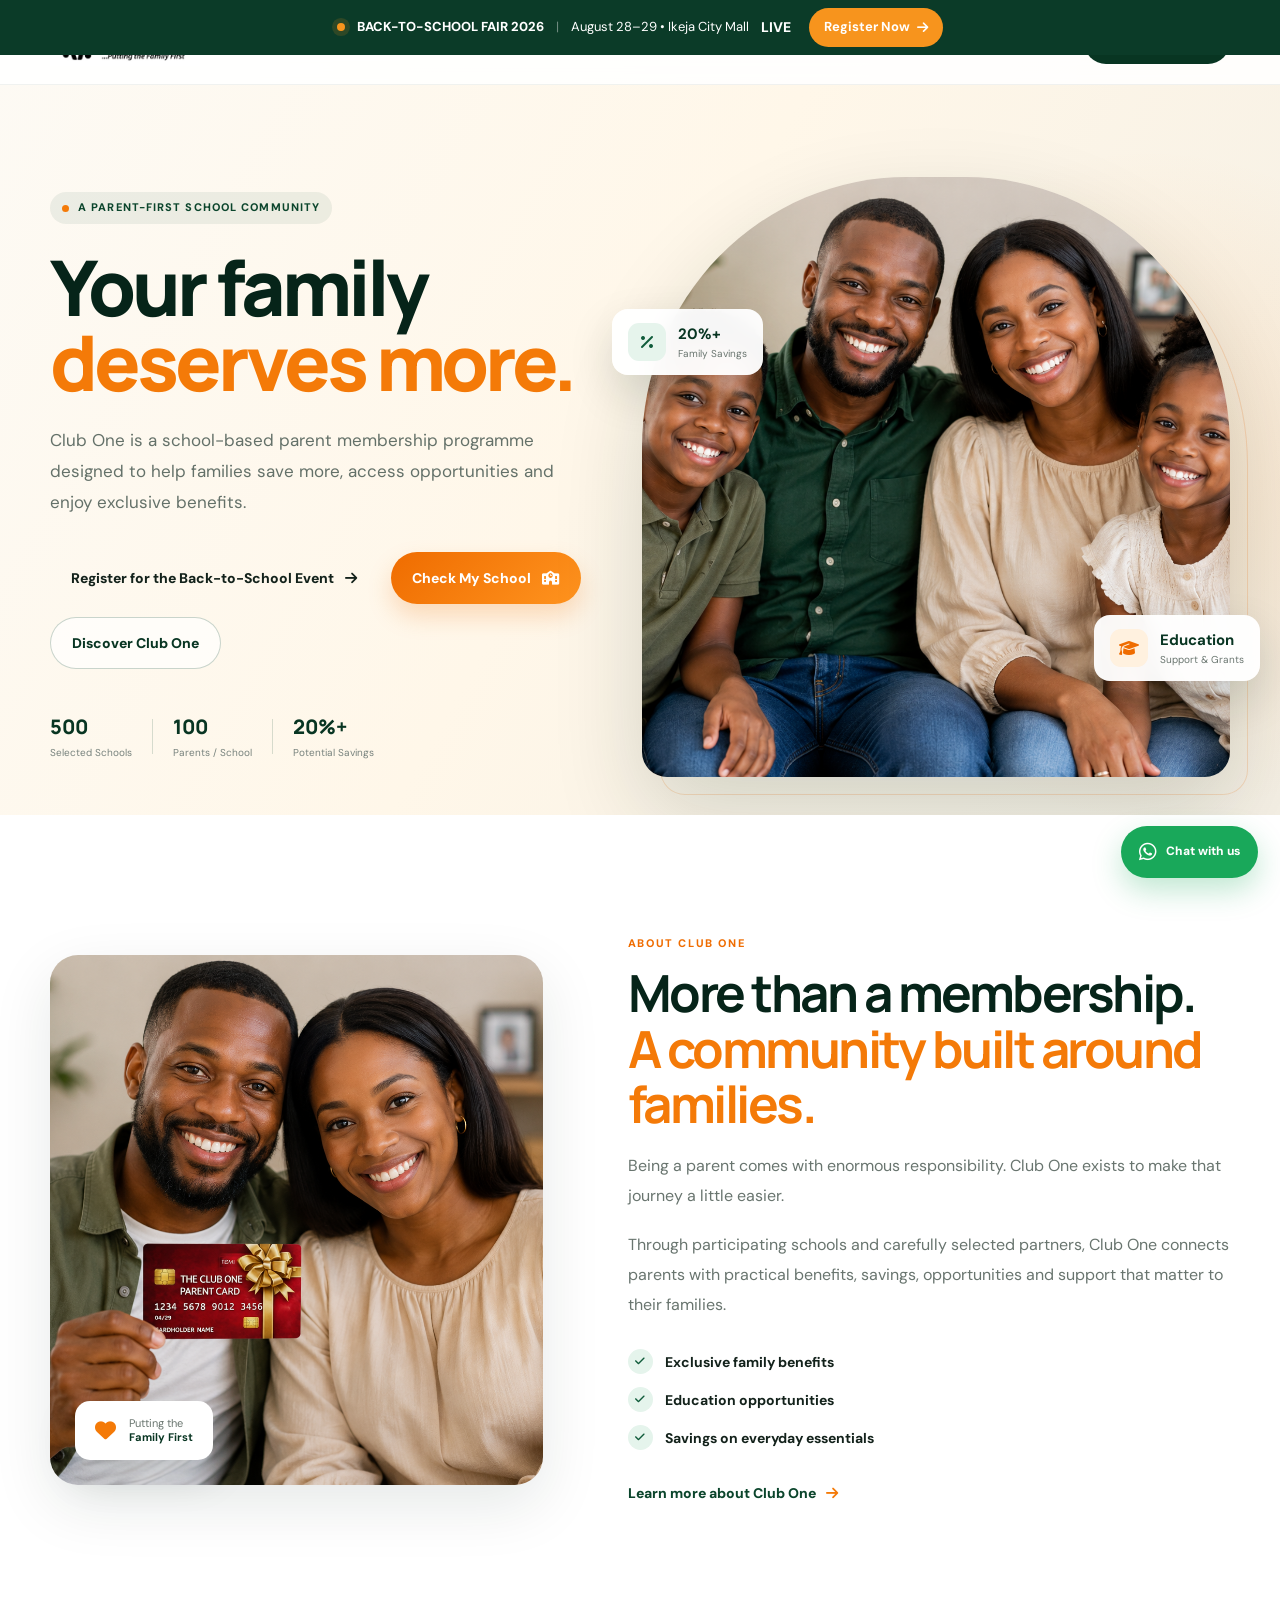
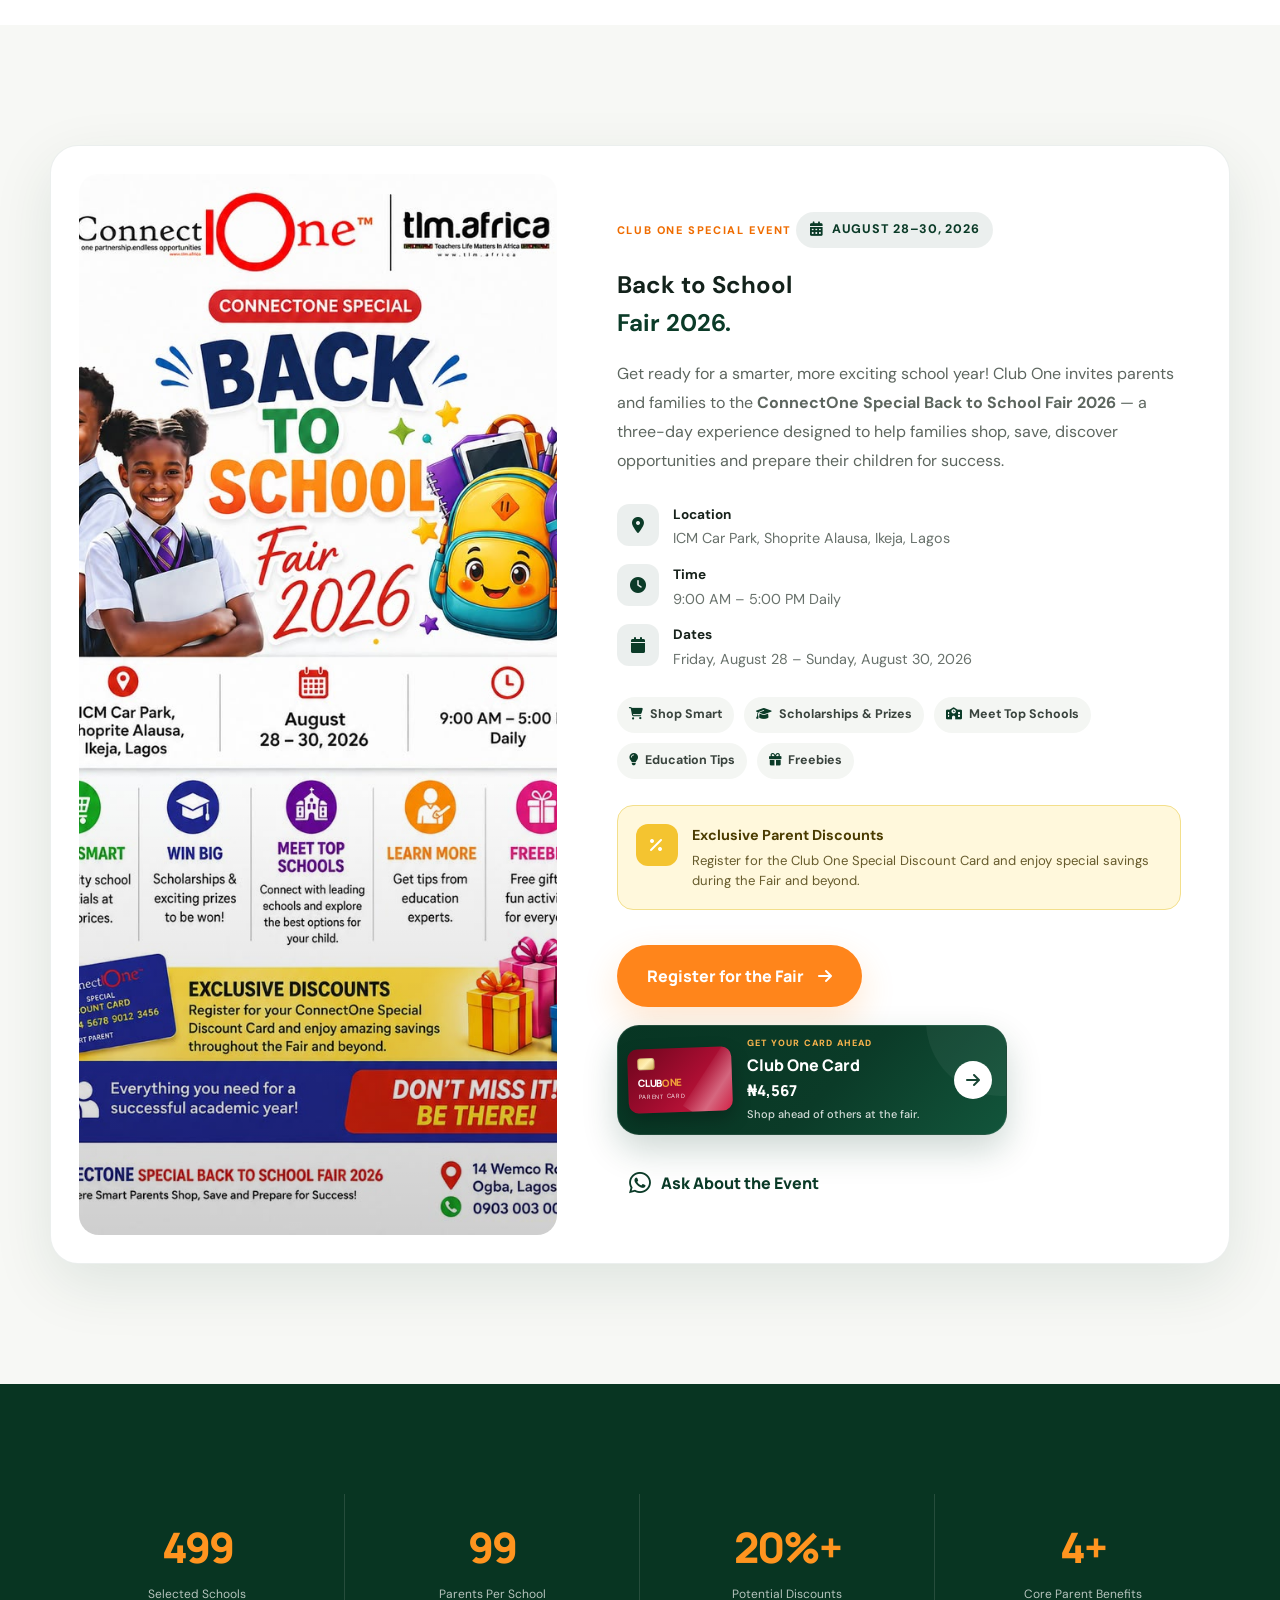
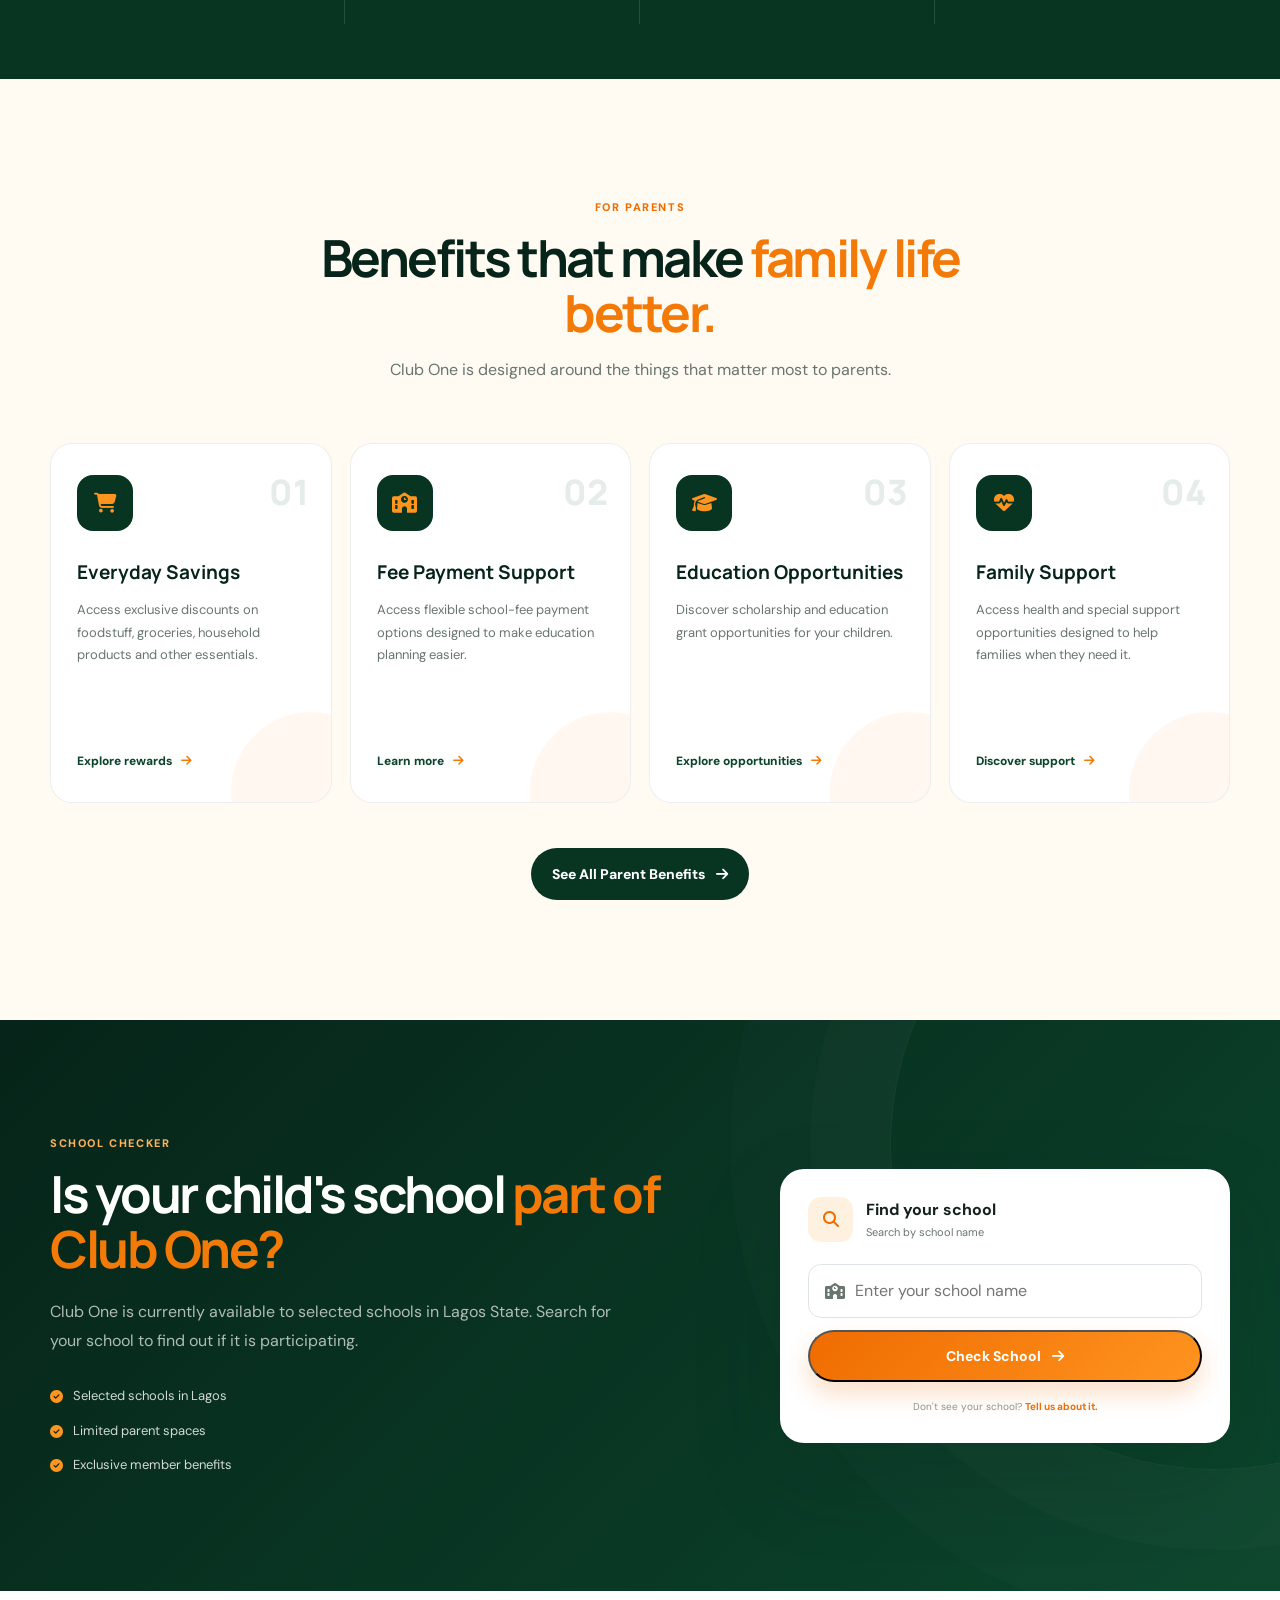
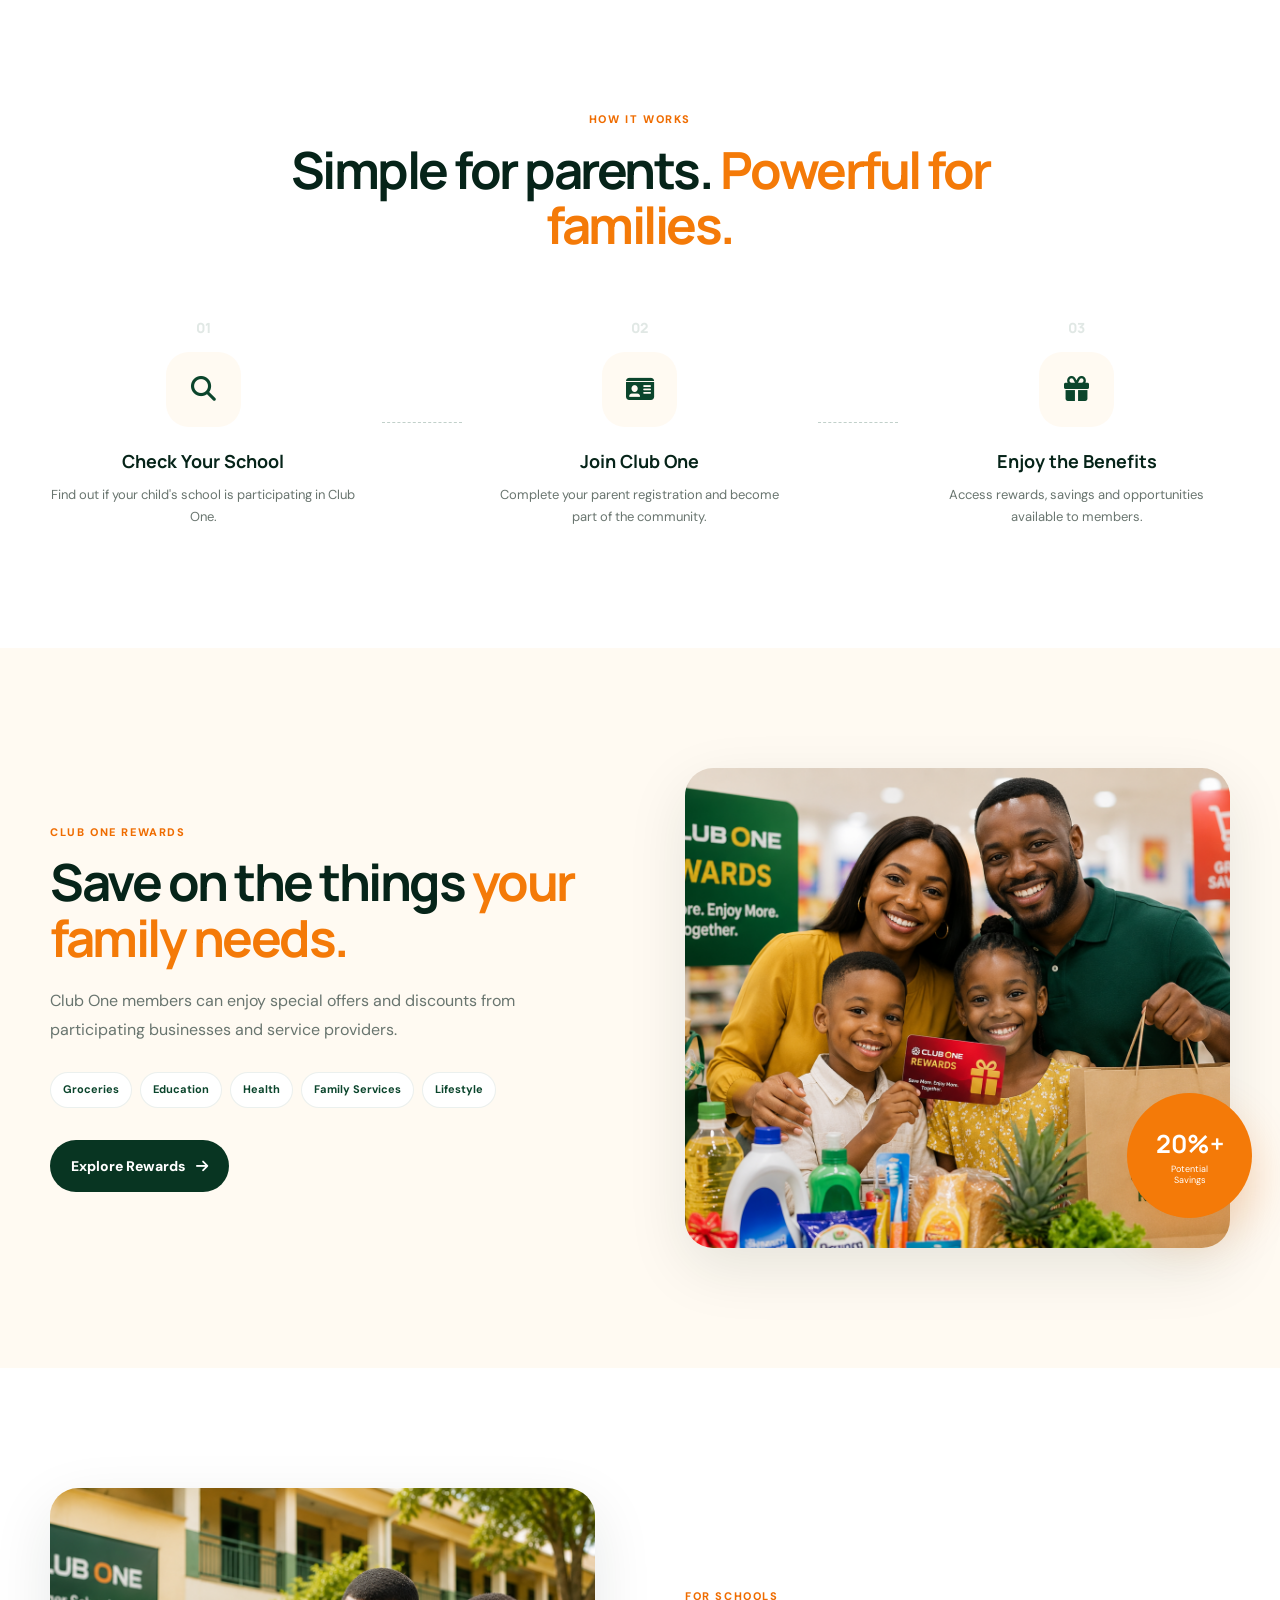
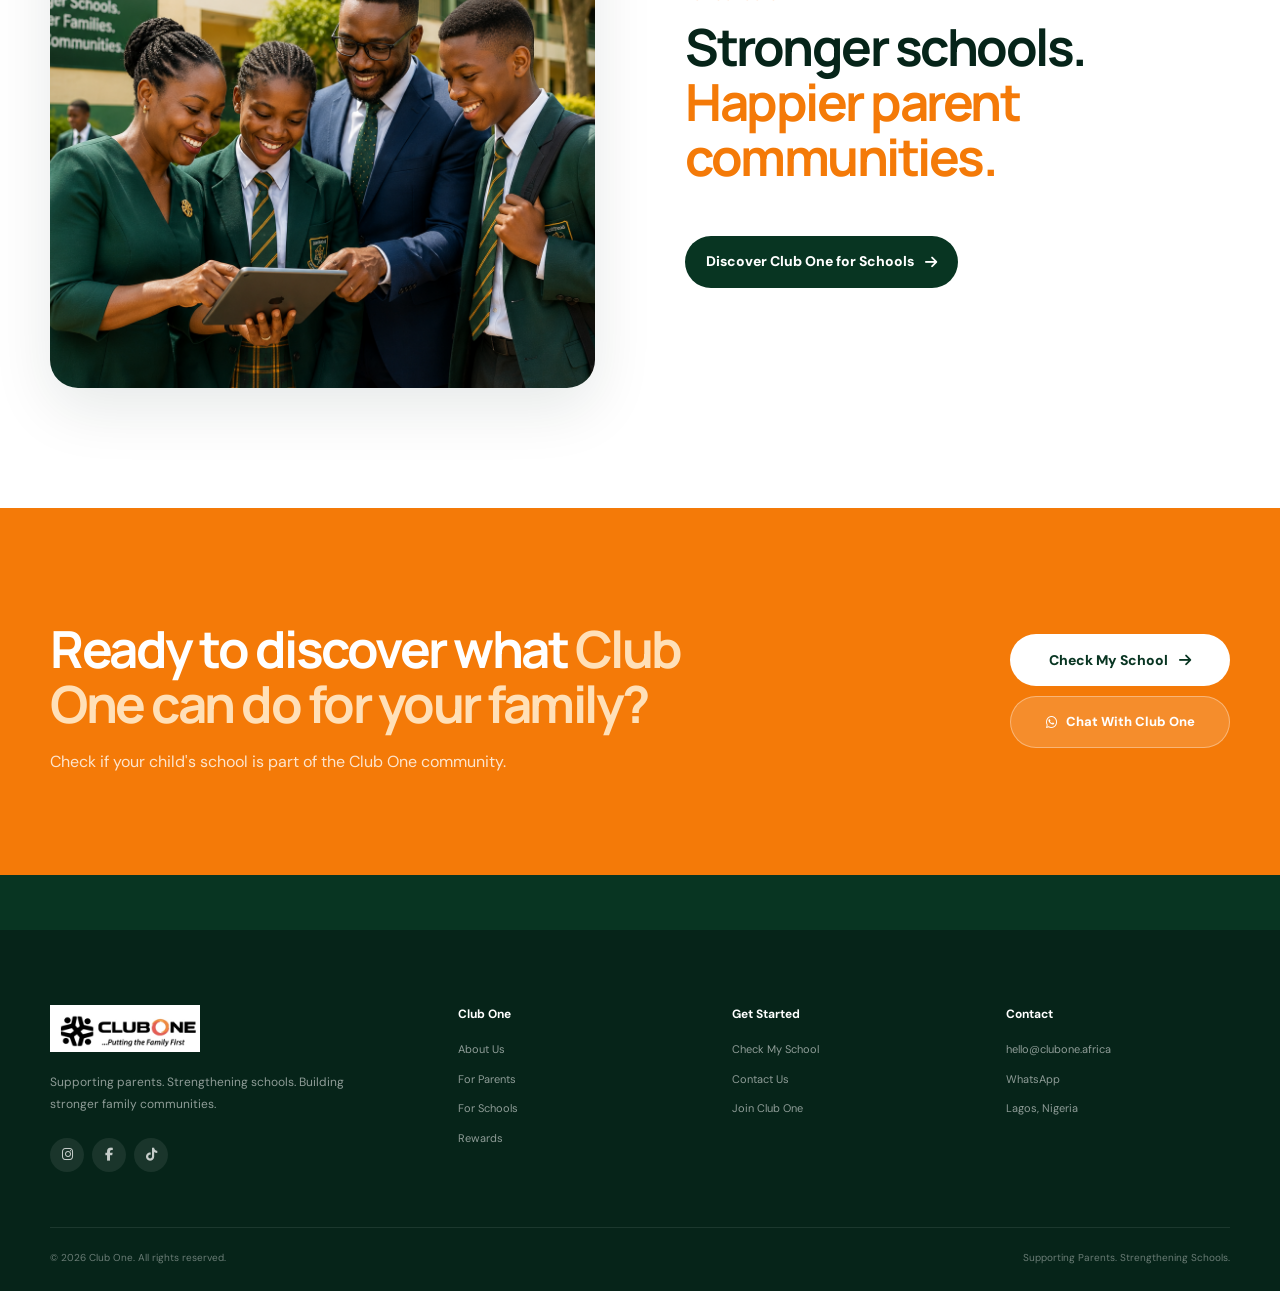
<file: index.html>
<!DOCTYPE html
<html lang="en">
<head>

    <meta charset="UTF-8">

    <meta name="viewport"
          content="width=device-width, initial-scale=1.0">

    <meta name="theme-color"
          content="#0b3b28">

    <title>
        Club One | Supporting Parents. Strengthening Schools.
    </title>

    <meta
        name="description"
        content="Club One is a school-based parent membership and rewards programme designed to help families save more, access opportunities and enjoy exclusive benefits."
    >

    <meta
        name="keywords"
        content="Club One, ClubOne Africa, parents Nigeria, Lagos parents, school benefits, school rewards, scholarships Nigeria, school fee support"
    >

    <meta name="author"
          content="Club One">

    <meta property="og:title"
          content="Club One | Your Family Deserves More">

    <meta property="og:description"
          content="A school-based parent membership programme designed to support families while strengthening schools.">

    <meta property="og:type"
          content="website">

    <meta property="og:url"
          content="https://clubone.africa/home">

    <meta property="og:image"
          content="https://clubone.africa/assets/hero-family.png">

    <link rel="icon"
          href="favicon.svg">

    <link rel="preconnect"
          href="https://fonts.googleapis.com">

    <link rel="preconnect"
          href="https://fonts.gstatic.com"
          crossorigin>

    <link
        href="https://fonts.googleapis.com/css2?family=DM+Sans:wght@400;500;600;700&family=Manrope:wght@400;500;600;700;800&display=swap"
        rel="stylesheet"
    >

    <link
        rel="stylesheet"
        href="https://cdnjs.cloudflare.com/ajax/libs/font-awesome/6.5.2/css/all.min.css"
    >

    <link rel="stylesheet"
          href="style.css">

</head>

<body>


<!-- =====================================================
HEADER
===================================================== -->
              
<header class="site-header" id="siteHeader"><div class="container nav-container">

    <!-- Logo -->
    <a href="/home" class="brand">
        <img
            src="/assets/clubone-logo.jpg"
            alt="ClubOne — Together we achieve more!"
            class="site-logo"
        >
    </a>

    <!-- Desktop Navigation -->
    <nav class="desktop-nav" aria-label="Main Navigation">

        <a href="/home">Home</a>

        <a href="/about">About</a>

        <a href="/parents">For Parents</a>

        <a href="/schools">For Schools</a>

        <a href="/rewards">Rewards</a>

        <a href="/contact">Contact</a>

    </nav>

    <!-- Navigation Actions -->
    <div class="nav-actions">

        <a href="/school-checker" class="nav-cta">
            Check My School
        </a>

        <button
            class="menu-toggle"
            id="menuToggle"
            aria-label="Open navigation menu"
            aria-expanded="false"
            type="button">

            <span></span>
            <span></span>
            <span></span>

        </button>

    </div>

</div>

<!-- Mobile Navigation -->
<div class="mobile-nav" id="mobileNav">

    <a href="/home">Home</a>

    <a href="/about">About</a>

    <a href="/parents">For Parents</a>

    <a href="/schools">For Schools</a>

    <a href="/rewards">Rewards</a>

    <a href="/contact">Contact</a>

    <a href="/school-checker" class="mobile-nav-cta">
        Check My School
    </a>

</div>

</header>



<main>
<!-- =====================================================
     TEMPORARY EVENT ANNOUNCEMENT
===================================================== -->

<div class="event-announcement" id="eventAnnouncement">

    <div class="event-announcement-inner">

        <span class="event-live-dot"></span>

        <strong>
            BACK-TO-SCHOOL FAIR 2026
        </strong>

        <span class="announcement-divider">
            |
        </span>

        <span>
            August 28–29 • Ikeja City Mall
        </span>

        <div class="announcement-countdown"
             id="eventCountdown">

            <span>
                <strong id="countdownDays">00</strong>
                <small>DAYS</small>
            </span>

            <span>
                <strong id="countdownHours">00</strong>
                <small>HRS</small>
            </span>

            <span>
                <strong id="countdownMinutes">00</strong>
                <small>MIN</small>
            </span>

            <span>
                <strong id="countdownSeconds">00</strong>
                <small>SEC</small>
            </span>

        </div>

        <a href="/event-registration"
           class="announcement-button">

            Register Now

            <i class="fa-solid fa-arrow-right"></i>

        </a>

    </div>

</div>

<!-- =====================================================
HERO
===================================================== -->

<section class="hero"
         id="home">

    <div class="hero-background"></div>


    <div class="container hero-grid">


        <div class="hero-content reveal">

            <div class="eyebrow">

                <span class="eyebrow-dot"></span>

                A PARENT-FIRST SCHOOL COMMUNITY

            </div>


            <h1>

                Your family
                <span>deserves more.</span>

            </h1>


            <p class="hero-description">

                Club One is a school-based parent membership
                programme designed to help families save more,
                access opportunities and enjoy exclusive benefits.

            </p>


            <div class="hero-buttons">

    <a href="/event-registration"
       class="btn btn-event">

        Register for the Back-to-School Event

        <i class="fa-solid fa-arrow-right"></i>

    </a>


    <a href="/school-checker"
       class="btn btn-primary">

        Check My School

        <i class="fa-solid fa-school"></i>

    </a>


    <a href="/about"
       class="btn btn-outline">

        Discover Club One

    </a>

</div>


            <div class="hero-trust">

                <div class="trust-item">

                    <strong>500</strong>

                    <span>
                        Selected Schools
                    </span>

                </div>


                <div class="trust-divider"></div>


                <div class="trust-item">

                    <strong>100</strong>

                    <span>
                        Parents / School
                    </span>

                </div>


                <div class="trust-divider"></div>


                <div class="trust-item">

                    <strong>20%+</strong>

                    <span>
                        Potential Savings
                    </span>

                </div>

            </div>

        </div>



        <div class="hero-visual reveal reveal-delay">

            <div class="hero-image-wrapper">

                <img
                    src="assets/hero-family.png"
                    alt="Happy Nigerian family representing Club One"
                    class="hero-image"
                >


                <div class="floating-card card-one">

                    <div class="floating-icon">

                        <i class="fa-solid fa-percent"></i>

                    </div>

                    <div>

                        <strong>
                            20%+
                        </strong>

                        <span>
                            Family Savings
                        </span>

                    </div>

                </div>


                <div class="floating-card card-two">

                    <div class="floating-icon orange">

                        <i class="fa-solid fa-graduation-cap"></i>

                    </div>

                    <div>

                        <strong>
                            Education
                        </strong>

                        <span>
                            Support & Grants
                        </span>

                    </div>

                </div>

            </div>

        </div>

    </div>

</section>



<!-- =====================================================
ABOUT PREVIEW
===================================================== -->

<section class="about section">

    <div class="container">

        <div class="section-grid">

            <div class="section-image reveal">

                <img
                    src="assets/parents.png"
                    alt="Club One parents and children"
                >

                <div class="image-badge">

                    <i class="fa-solid fa-heart"></i>

                    <span>

                        Putting the<br>

                        <strong>
                            Family First
                        </strong>

                    </span>

                </div>

            </div>



            <div class="section-content reveal">

                <div class="section-label">
                    ABOUT CLUB ONE
                </div>


                <h2>

                    More than a membership.

                    <span>
                        A community built around families.
                    </span>

                </h2>


                <p>

                    Being a parent comes with enormous
                    responsibility. Club One exists to make
                    that journey a little easier.

                </p>


                <p>

                    Through participating schools and carefully
                    selected partners, Club One connects parents
                    with practical benefits, savings, opportunities
                    and support that matter to their families.

                </p>


                <div class="check-list">

                    <div class="check-item">

                        <span class="check-icon">
                            <i class="fa-solid fa-check"></i>
                        </span>

                        Exclusive family benefits

                    </div>


                    <div class="check-item">

                        <span class="check-icon">
                            <i class="fa-solid fa-check"></i>
                        </span>

                        Education opportunities

                    </div>


                    <div class="check-item">

                        <span class="check-icon">
                            <i class="fa-solid fa-check"></i>
                        </span>

                        Savings on everyday essentials

                    </div>

                </div>


                <a href="/about"
                   class="text-link">

                    Learn more about Club One

                    <i class="fa-solid fa-arrow-right"></i>

                </a>

            </div>

        </div>

    </div>

</section>

</section>


<!-- =====================================================
CLUB ONE EVENT — BACK TO SCHOOL FAIR 2026
===================================================== -->

<section class="event-feature section">

    <div class="container">

        <div class="event-card reveal">

            <!-- EVENT IMAGE -->

            <div class="event-image">

                <img
                    src="assets/back-to-school-fair-2026.jpg"
                    alt="ConnectOne Special Back to School Fair 2026"
                >

            </div>



            <!-- EVENT CONTENT -->

            <div class="event-content">

                <div class="section-label">
                    CLUB ONE SPECIAL EVENT
                </div>


                <div class="event-badge">

                    <i class="fa-solid fa-calendar-days"></i>

                    AUGUST 28–30, 2026

                </div>


                <h2>

                    Back to School

                    <span>
                        Fair 2026.
                    </span>

                </h2>


                <p class="event-intro">

                    Get ready for a smarter, more exciting
                    school year! Club One invites parents and
                    families to the <strong>ConnectOne Special
                    Back to School Fair 2026</strong> — a three-day
                    experience designed to help families shop,
                    save, discover opportunities and prepare
                    their children for success.

                </p>



                <!-- EVENT DETAILS -->

                <div class="event-details">

                    <div class="event-detail">

                        <div class="event-detail-icon">

                            <i class="fa-solid fa-location-dot"></i>

                        </div>

                        <div>

                            <strong>
                                Location
                            </strong>

                            <span>
                                ICM Car Park, Shoprite Alausa,
                                Ikeja, Lagos
                            </span>

                        </div>

                    </div>



                    <div class="event-detail">

                        <div class="event-detail-icon">

                            <i class="fa-solid fa-clock"></i>

                        </div>

                        <div>

                            <strong>
                                Time
                            </strong>

                            <span>
                                9:00 AM – 5:00 PM Daily
                            </span>

                        </div>

                    </div>



                    <div class="event-detail">

                        <div class="event-detail-icon">

                            <i class="fa-solid fa-calendar"></i>

                        </div>

                        <div>

                            <strong>
                                Dates
                            </strong>

                            <span>
                                Friday, August 28 –
                                Sunday, August 30, 2026
                            </span>

                        </div>

                    </div>

                </div>



                <!-- EVENT HIGHLIGHTS -->

                <div class="event-highlights">

                    <div class="event-highlight">

                        <i class="fa-solid fa-cart-shopping"></i>

                        <span>
                            Shop Smart
                        </span>

                    </div>


                    <div class="event-highlight">

                        <i class="fa-solid fa-graduation-cap"></i>

                        <span>
                            Scholarships & Prizes
                        </span>

                    </div>


                    <div class="event-highlight">

                        <i class="fa-solid fa-school"></i>

                        <span>
                            Meet Top Schools
                        </span>

                    </div>


                    <div class="event-highlight">

                        <i class="fa-solid fa-lightbulb"></i>

                        <span>
                            Education Tips
                        </span>

                    </div>


                    <div class="event-highlight">

                        <i class="fa-solid fa-gift"></i>

                        <span>
                            Freebies
                        </span>

                    </div>

                </div>



                <!-- DISCOUNT CARD MESSAGE -->

                <div class="event-discount">

                    <div class="event-discount-icon">

                        <i class="fa-solid fa-percent"></i>

                    </div>

                    <div>

                        <strong>
                            Exclusive Parent Discounts
                        </strong>

                        <p>

                            Register for the Club One Special
                            Discount Card and enjoy special savings
                            during the Fair and beyond.

                        </p>

                    </div>

                </div>



                <!-- CTA -->

                <!-- =====================================================
EVENT ACTIONS
===================================================== -->

<div class="event-actions">

    <!-- PRIMARY EVENT REGISTRATION -->
    <a href="/contact"
       class="event-register-btn">

        <span>
            Register for the Fair
        </span>

        <i class="fa-solid fa-arrow-right"></i>

    </a>


    <!-- CLUB ONE CARD OFFER -->
    <a href="https://wa.me/2347037170129?text=Hello%20Club%20One%2C%20I%20want%20to%20get%20the%20Club%20One%20Card%20ahead%20of%20the%20Back%20to%20School%20Fair.%20I%20understand%20the%20card%20costs%20N4%2C567."
       target="_blank"
       rel="noopener"
       class="club-card-offer">

        <div class="club-card-mini">

            <div class="club-card-mini-inner">

                <span class="mini-chip"></span>

                <strong>
                    CLUB<span>ONE</span>
                </strong>

                <small>
                    PARENT CARD
                </small>

            </div>

        </div>


        <div class="club-card-offer-content">

            <span class="club-card-offer-label">
                GET YOUR CARD AHEAD
            </span>

            <strong class="club-card-offer-title">
                Club One Card
            </strong>

            <span class="club-card-price">
                ₦4,567
            </span>

            <span class="club-card-benefit">
                Shop ahead of others at the fair.
            </span>

        </div>


        <div class="club-card-arrow">

            <i class="fa-solid fa-arrow-right"></i>

        </div>

    </a>


    <!-- EVENT WHATSAPP -->
    <a href="https://wa.me/2347037170129?text=Hello%20Club%20One%2C%20I%20would%20like%20to%20ask%20about%20the%20Back%20to%20School%20Fair."
       target="_blank"
       rel="noopener"
       class="event-whatsapp-btn">

        <i class="fa-brands fa-whatsapp"></i>

        <span>
            Ask About the Event
        </span>

    </a>

</div>

</section>


<!-- =====================================================
STATS
===================================================== -->

<section class="stats-section">



<!-- =====================================================
STATS
===================================================== -->

<section class="stats-section">

    <div class="container">

        <div class="stats-grid">

            <div class="stat reveal">

                <strong class="counter"
                        data-target="500">

                    0

                </strong>

                <span>
                    Selected Schools
                </span>

            </div>


            <div class="stat reveal">

                <strong class="counter"
                        data-target="100">

                    0

                </strong>

                <span>
                    Parents Per School
                </span>

            </div>


            <div class="stat reveal">

                <strong>
                    20%+
                </strong>

                <span>
                    Potential Discounts
                </span>

            </div>


            <div class="stat reveal">

                <strong>
                    4+
                </strong>

                <span>
                    Core Parent Benefits
                </span>

            </div>

        </div>

    </div>

</section>



<!-- =====================================================
BENEFITS PREVIEW
===================================================== -->

<section class="benefits section">

    <div class="container">

        <div class="section-heading center reveal">

            <div class="section-label">
                FOR PARENTS
            </div>

            <h2>

                Benefits that make
                <span>
                    family life better.
                </span>

            </h2>

            <p>

                Club One is designed around the things
                that matter most to parents.

            </p>

        </div>


        <div class="benefits-grid">


            <article class="benefit-card reveal">

                <div class="benefit-number">
                    01
                </div>

                <div class="benefit-icon">

                    <i class="fa-solid fa-cart-shopping"></i>

                </div>

                <h3>
                    Everyday Savings
                </h3>

                <p>

                    Access exclusive discounts on
                    foodstuff, groceries, household
                    products and other essentials.

                </p>

                <a href="/rewards">

                    Explore rewards

                    <i class="fa-solid fa-arrow-right"></i>

                </a>

            </article>



            <article class="benefit-card reveal">

                <div class="benefit-number">
                    02
                </div>

                <div class="benefit-icon">

                    <i class="fa-solid fa-school"></i>

                </div>

                <h3>
                    Fee Payment Support
                </h3>

                <p>

                    Access flexible school-fee
                    payment options designed
                    to make education planning easier.

                </p>

                <a href="/parents">

                    Learn more

                    <i class="fa-solid fa-arrow-right"></i>

                </a>

            </article>



            <article class="benefit-card reveal">

                <div class="benefit-number">
                    03
                </div>

                <div class="benefit-icon">

                    <i class="fa-solid fa-graduation-cap"></i>

                </div>

                <h3>
                    Education Opportunities
                </h3>

                <p>

                    Discover scholarship and
                    education grant opportunities
                    for your children.

                </p>

                <a href="/parents">

                    Explore opportunities

                    <i class="fa-solid fa-arrow-right"></i>

                </a>

            </article>



            <article class="benefit-card reveal">

                <div class="benefit-number">
                    04
                </div>

                <div class="benefit-icon">

                    <i class="fa-solid fa-heart-pulse"></i>

                </div>

                <h3>
                    Family Support
                </h3>

                <p>

                    Access health and special
                    support opportunities designed
                    to help families when they need it.

                </p>

                <a href="/parents">

                    Discover support

                    <i class="fa-solid fa-arrow-right"></i>

                </a>

            </article>

        </div>


        <div class="center-button">

            <a href="/parents"
               class="btn btn-dark">

                See All Parent Benefits

                <i class="fa-solid fa-arrow-right"></i>

            </a>

        </div>

    </div>

</section>



<!-- =====================================================
SCHOOL CHECKER CTA
===================================================== -->

<section class="school-checker">

    <div class="checker-pattern"></div>

    <div class="container checker-grid">

        <div class="checker-content reveal">

            <div class="section-label light">
                SCHOOL CHECKER
            </div>

            <h2>

                Is your child's school
                <span>
                    part of Club One?
                </span>

            </h2>

            <p>

                Club One is currently available to selected
                schools in Lagos State. Search for your school
                to find out if it is participating.

            </p>


            <div class="checker-points">

                <div>
                    <i class="fa-solid fa-circle-check"></i>
                    Selected schools in Lagos
                </div>

                <div>
                    <i class="fa-solid fa-circle-check"></i>
                    Limited parent spaces
                </div>

                <div>
                    <i class="fa-solid fa-circle-check"></i>
                    Exclusive member benefits
                </div>

            </div>

        </div>



        <div class="checker-box reveal">

            <div class="checker-box-header">

                <span class="checker-icon">

                    <i class="fa-solid fa-magnifying-glass"></i>

                </span>

                <div>

                    <strong>
                        Find your school
                    </strong>

                    <small>
                        Search by school name
                    </small>

                </div>

            </div>


            <form id="schoolSearchForm">

                <div class="input-wrapper">

                    <i class="fa-solid fa-school"></i>

                    <input
                        type="text"
                        id="schoolInput"
                        placeholder="Enter your school name"
                        autocomplete="off"
                        required
                    >

                </div>


                <button
                    type="submit"
                    class="btn btn-primary full">

                    Check School

                    <i class="fa-solid fa-arrow-right"></i>

                </button>

            </form>


            <div
                class="checker-result"
                id="checkerResult"
                aria-live="polite">
            </div>


            <small class="checker-note">

                Don't see your school?

                <a href="/contact">
                    Tell us about it.
                </a>

            </small>

        </div>

    </div>

</section>



<!-- =====================================================
HOW IT WORKS
===================================================== -->

<section class="how-it-works section">

    <div class="container">

        <div class="section-heading center reveal">

            <div class="section-label">
                HOW IT WORKS
            </div>

            <h2>

                Simple for parents.

                <span>
                    Powerful for families.
                </span>

            </h2>

        </div>


        <div class="steps">


            <div class="step reveal">

                <div class="step-number">
                    01
                </div>

                <div class="step-icon">

                    <i class="fa-solid fa-magnifying-glass"></i>

                </div>

                <h3>
                    Check Your School
                </h3>

                <p>

                    Find out if your child's school
                    is participating in Club One.

                </p>

            </div>


            <div class="step-line"></div>


            <div class="step reveal">

                <div class="step-number">
                    02
                </div>

                <div class="step-icon">

                    <i class="fa-solid fa-id-card"></i>

                </div>

                <h3>
                    Join Club One
                </h3>

                <p>

                    Complete your parent registration
                    and become part of the community.

                </p>

            </div>


            <div class="step-line"></div>


            <div class="step reveal">

                <div class="step-number">
                    03
                </div>

                <div class="step-icon">

                    <i class="fa-solid fa-gift"></i>

                </div>

                <h3>
                    Enjoy the Benefits
                </h3>

                <p>

                    Access rewards, savings and
                    opportunities available to members.

                </p>

            </div>

        </div>

    </div>

</section>



<!-- =====================================================
REWARDS PREVIEW
===================================================== -->

<section class="rewards section">

    <div class="container">

        <div class="rewards-grid">

            <div class="rewards-content reveal">

                <div class="section-label">
                    CLUB ONE REWARDS
                </div>

                <h2>

                    Save on the things
                    <span>
                        your family needs.
                    </span>

                </h2>

                <p>

                    Club One members can enjoy special
                    offers and discounts from participating
                    businesses and service providers.

                </p>


                <div class="reward-tags">

                    <span>
                        Groceries
                    </span>

                    <span>
                        Education
                    </span>

                    <span>
                        Health
                    </span>

                    <span>
                        Family Services
                    </span>

                    <span>
                        Lifestyle
                    </span>

                </div>


                <a href="/rewards"
                   class="btn btn-dark">

                    Explore Rewards

                    <i class="fa-solid fa-arrow-right"></i>

                </a>

            </div>


            <div class="rewards-image-wrap reveal">

                <img
                    src="assets/rewards.png"
                    alt="Club One family rewards"
                >

                <div class="discount-badge">

                    <strong>
                        20%+
                    </strong>

                    <span>
                        Potential<br>
                        Savings
                    </span>

                </div>

            </div>

        </div>

    </div>

</section>



<!-- =====================================================
SCHOOLS CTA
===================================================== -->

<section class="section schools">

    <div class="container">

        <div class="schools-grid">

            <div class="schools-visual reveal">

                <img
                    src="assets/schools.png"
                    alt="School community"
                >

            </div>


            <div class="schools-content reveal">

                <div class="section-label">
                    FOR SCHOOLS
                </div>

                <h2>

                    Stronger schools.
                    <span>
                        Happier parent communities.
                    </span>

                </h2>


                <p>

                    Club One helps participating schools
                    create additional value for their parent
                    communities while strengthening engagement
                    and loyalty.

                </p>


                <a href="/schools"
                   class="btn btn-dark">

                    Discover Club One for Schools

                    <i class="fa-solid fa-arrow-right"></i>

                </a>

            </div>

        </div>

    </div>

</section>



<!-- =====================================================
FINAL CTA
===================================================== -->

<section class="final-cta">

    <div class="container cta-inner">

        <div class="cta-content">

            <h2>

                Ready to discover what
                <span>
                    Club One can do for your family?
                </span>

            </h2>

            <p>

                Check if your child's school is part
                of the Club One community.

            </p>

        </div>


        <div class="cta-actions">

            <a href="/school-checker"
               class="btn btn-white">

                Check My School

                <i class="fa-solid fa-arrow-right"></i>

            </a>


            <a
                href="https://wa.me/2347037170129?text=Hello%20Club%20One%2C%20I%20would%20like%20to%20learn%20more%20about%20Club%20One"
                target="_blank"
                rel="noopener"
                class="whatsapp-btn">

                <i class="fa-brands fa-whatsapp"></i>

                Chat With Club One

            </a>

        </div>

    </div>

</section>

</main>



<!-- =====================================================
FOOTER
===================================================== -->

<footer class="site-footer">

    <div class="container footer-grid">


        <div class="footer-brand">

             <a href="/home" class="brand">
                  <img
                    src="/assets/clubone-logo.jpg"
                    alt="ClubOne — Together we achieve more!"
                    class="site-logo"
                  >
             </a>


            <p>

                Supporting parents.
                Strengthening schools.
                Building stronger family communities.

            </p>


            <div class="social-links">

                <a href="#"
                   aria-label="Instagram">

                    <i class="fa-brands fa-instagram"></i>

                </a>

                <a href="#"
                   aria-label="Facebook">

                    <i class="fa-brands fa-facebook-f"></i>

                </a>

                <a href="#"
                   aria-label="TikTok">

                    <i class="fa-brands fa-tiktok"></i>

                </a>

            </div>

        </div>



        <div class="footer-column">

            <h4>
                Club One
            </h4>

            <a href="/about">
                About Us
            </a>

            <a href="/parents">
                For Parents
            </a>

            <a href="/schools">
                For Schools
            </a>

            <a href="/rewards">
                Rewards
            </a>

        </div>



        <div class="footer-column">

            <h4>
                Get Started
            </h4>

            <a href="/school-checker">
                Check My School
            </a>

            <a href="/contact">
                Contact Us
            </a>

            <a href="/contact">
                Join Club One
            </a>

        </div>



        <div class="footer-column">

            <h4>
                Contact
            </h4>

            <a href="mailto:hello@clubone.africa">
                hello@clubone.africa
            </a>

            <a
                href="https://wa.me/2347037170129"
                target="_blank"
                rel="noopener">

                WhatsApp

            </a>

            <span>
                Lagos, Nigeria
            </span>

        </div>

    </div>


    <div class="container footer-bottom">

        <span>

            © <span id="currentYear"></span>
            Club One. All rights reserved.

        </span>

        <span>
            Supporting Parents. Strengthening Schools.
        </span>

    </div>

</footer>



<a
    href="https://wa.me/2347037170129?text=Hello%20Club%20One%2C%20I%20would%20like%20to%20learn%20more"
    class="floating-whatsapp"
    target="_blank"
    rel="noopener"
    aria-label="Chat with Club One on WhatsApp">

    <i class="fa-brands fa-whatsapp"></i>

    <span>
        Chat with us
    </span>

</a>



<script src="script.js"></script>

</body>
</html>
</file>
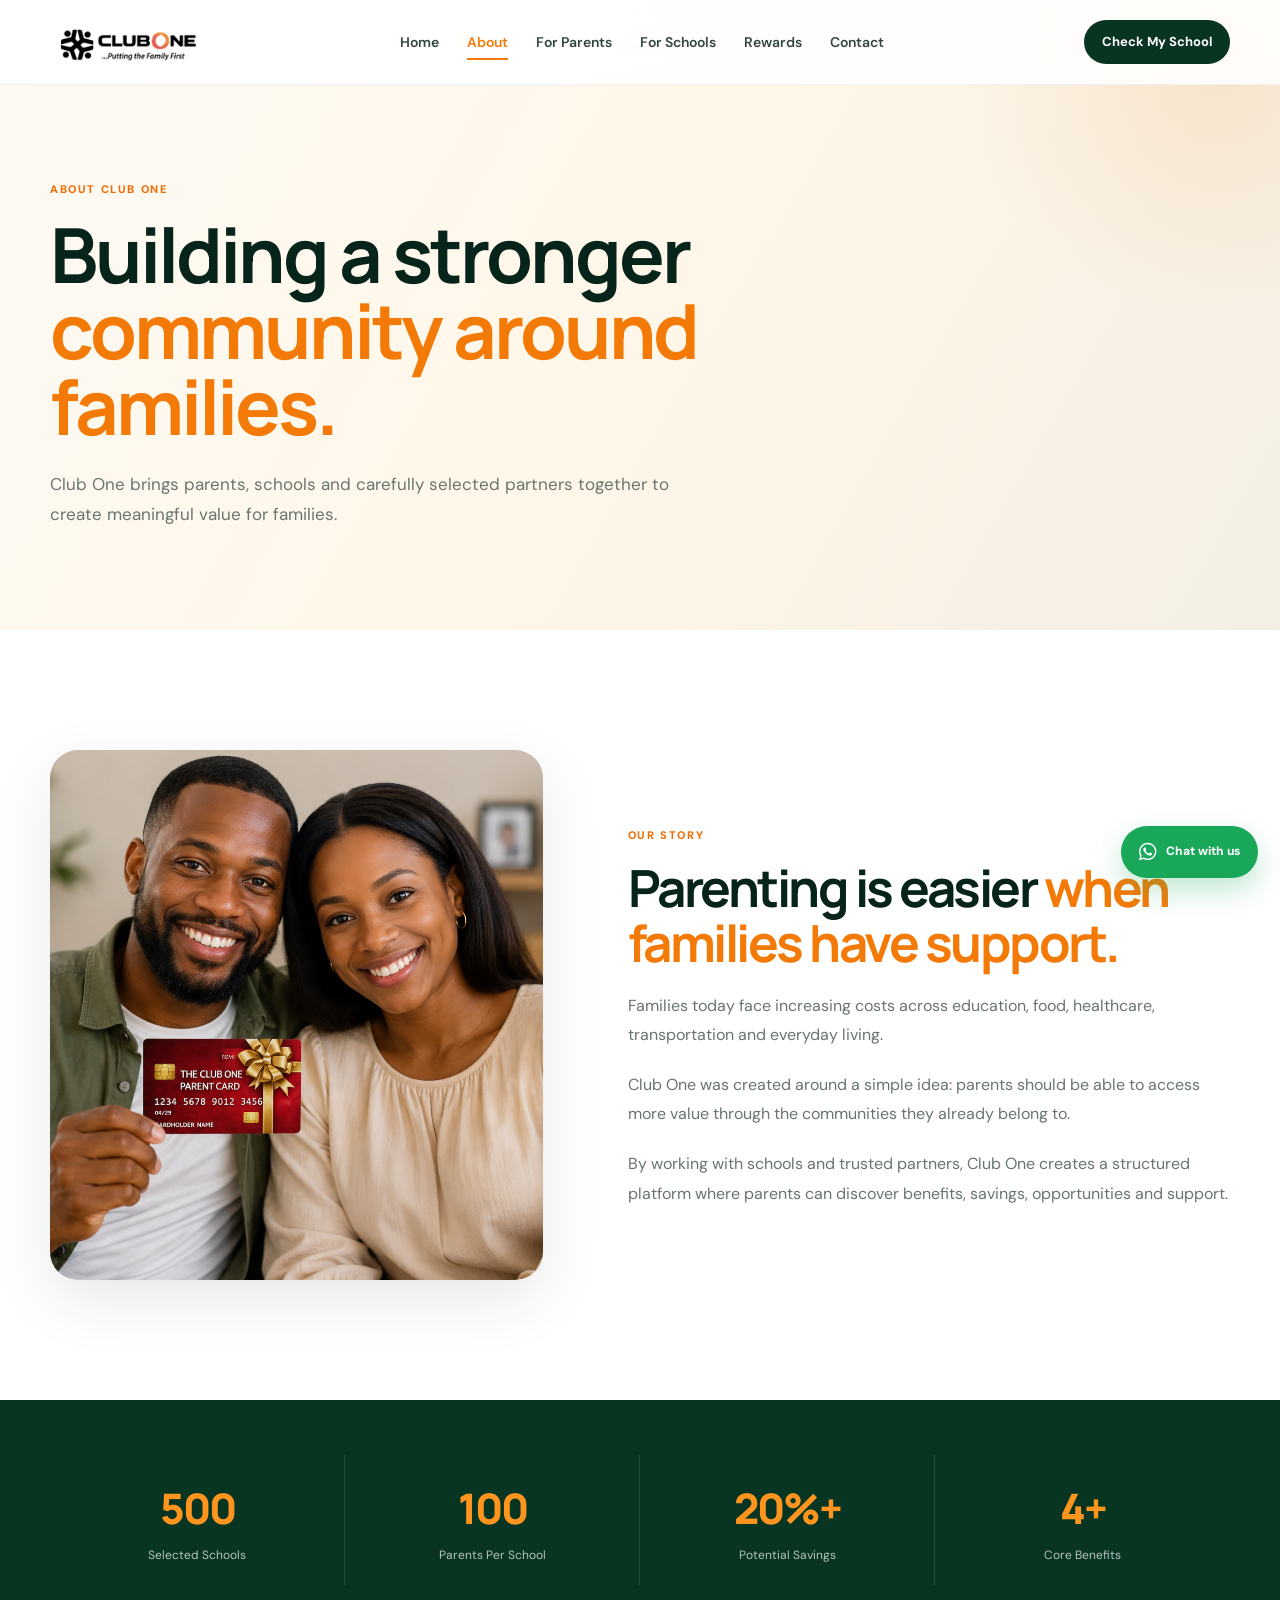
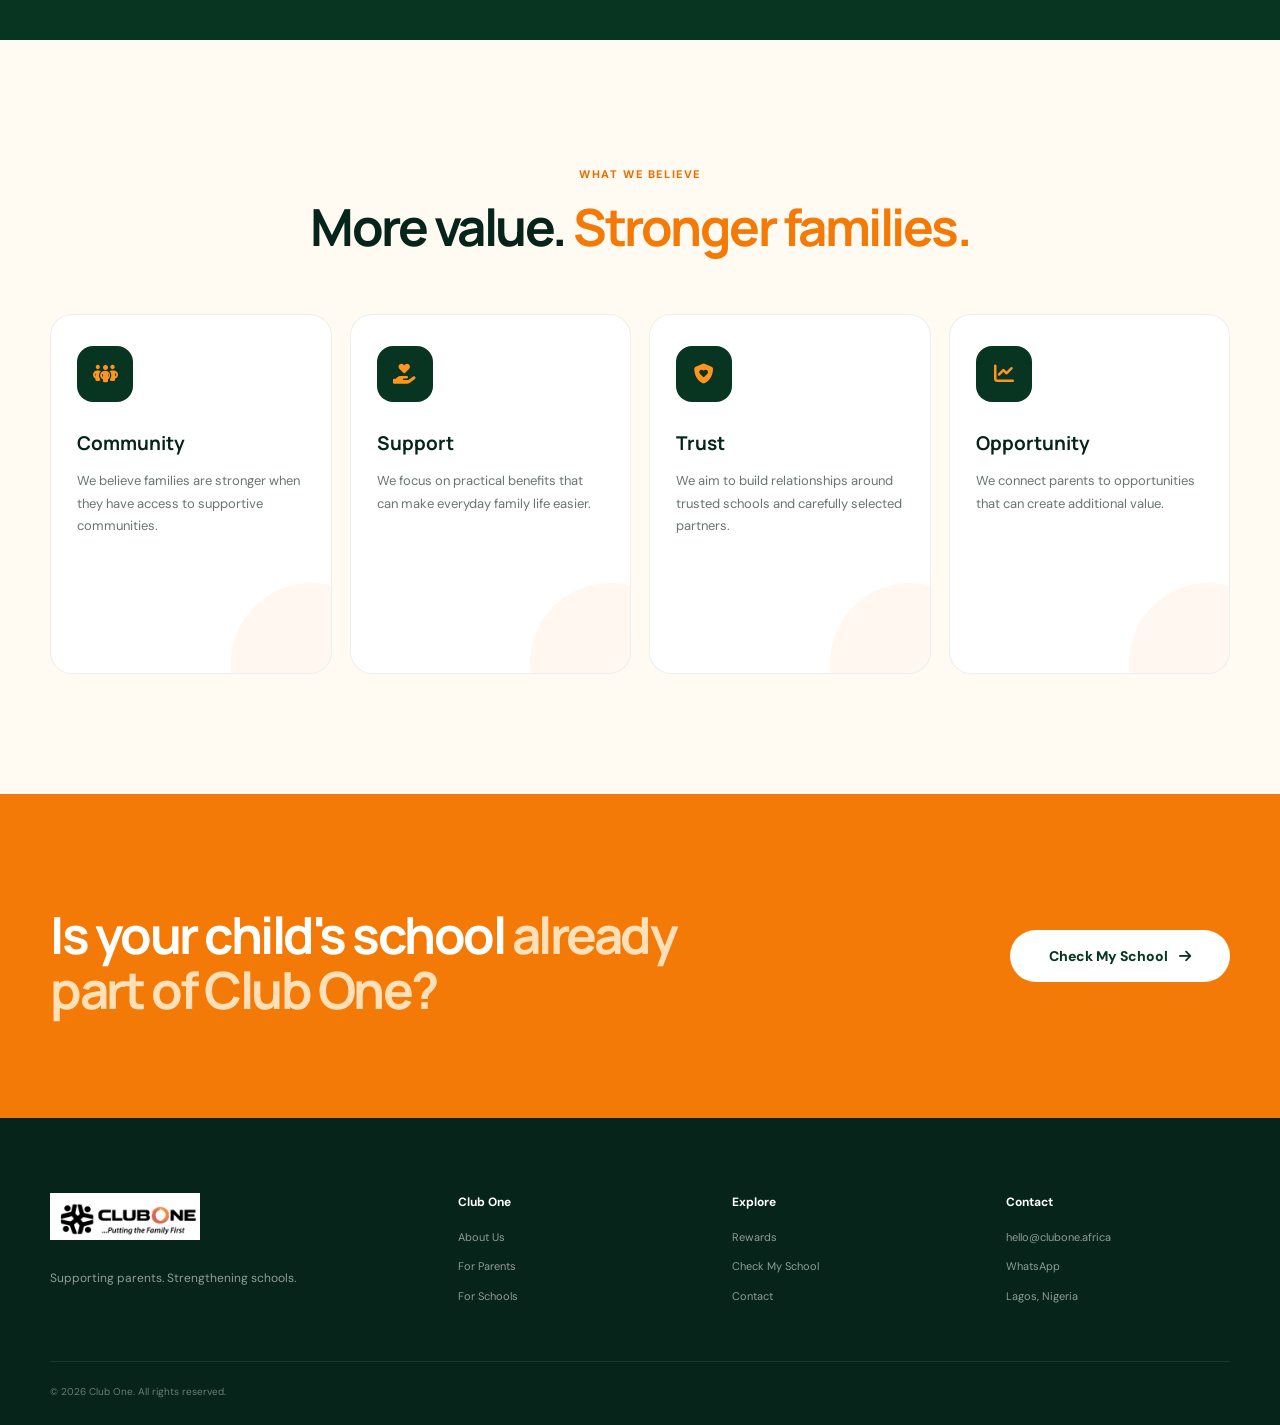
<file: about.html>
<!DOCTYPE html>
<html lang="en">

<head>

    <meta charset="UTF-8">

    <meta name="viewport"
          content="width=device-width, initial-scale=1.0">

    <meta name="theme-color"
          content="#0b3b28">

    <title>
        About Club One | Supporting Parents. Strengthening Schools.
    </title>

    <meta
        name="description"
        content="Learn about Club One, a school-based parent membership and rewards community designed to create more value for families."
    >

    <link rel="icon"
          href="favicon.svg">

    <link rel="preconnect"
          href="https://fonts.googleapis.com">

    <link rel="preconnect"
          href="https://fonts.gstatic.com"
          crossorigin>

    <link
        href="https://fonts.googleapis.com/css2?family=DM+Sans:wght@400;500;600;700&family=Manrope:wght@400;500;600;700;800&display=swap"
        rel="stylesheet">

    <link
        rel="stylesheet"
        href="https://cdnjs.cloudflare.com/ajax/libs/font-awesome/6.5.2/css/all.min.css">

    <link rel="stylesheet"
          href="style.css">

</head>


<body>


<header class="site-header"
        id="siteHeader">

    <div class="container nav-container">

        <a href="index.html"
            <a href="/home" class="brand">
        <img
            src="/assets/clubone-logo.jpg"
            alt="ClubOne — Together we achieve more!"
            class="site-logo"
        >
        </a>


        <nav class="desktop-nav">

            <a href="index.html">
                Home
            </a>

            <a href="about.html"
               class="active-page">
                About
            </a>

            <a href="parents.html">
                For Parents
            </a>

            <a href="schools.html">
                For Schools
            </a>

            <a href="rewards.html">
                Rewards
            </a>

            <a href="contact.html">
                Contact
            </a>

        </nav>


        <div class="nav-actions">

            <a href="school-checker.html"
               class="nav-cta">
                Check My School
            </a>

            <button
                class="menu-toggle"
                id="menuToggle">

                <span></span>
                <span></span>
                <span></span>

            </button>

        </div>

    </div>


    <div class="mobile-nav"
         id="mobileNav">

        <a href="index.html">Home</a>

        <a href="about.html">About</a>

        <a href="parents.html">For Parents</a>

        <a href="schools.html">For Schools</a>

        <a href="rewards.html">Rewards</a>

        <a href="contact.html">Contact</a>

        <a href="school-checker.html"
           class="mobile-nav-cta">
            Check My School
        </a>

    </div>

</header>



<main>


<section class="page-hero">

    <div class="container">

        <div class="section-label">
            ABOUT CLUB ONE
        </div>

        <h1>
            Building a stronger
            <span>
                community around families.
            </span>
        </h1>

        <p>
            Club One brings parents, schools and carefully
            selected partners together to create meaningful
            value for families.
        </p>

    </div>

</section>



<section class="section">

    <div class="container">

        <div class="section-grid">

            <div class="section-image reveal">

                <img
                    src="assets/parents.png"
                    alt="Parents and children">

            </div>


            <div class="section-content reveal">

                <div class="section-label">
                    OUR STORY
                </div>

                <h2>
                    Parenting is easier
                    <span>
                        when families have support.
                    </span>
                </h2>

                <p>

                    Families today face increasing costs across
                    education, food, healthcare, transportation
                    and everyday living.

                </p>

                <p>

                    Club One was created around a simple idea:
                    parents should be able to access more value
                    through the communities they already belong to.

                </p>

                <p>

                    By working with schools and trusted partners,
                    Club One creates a structured platform where
                    parents can discover benefits, savings,
                    opportunities and support.

                </p>

            </div>

        </div>

    </div>

</section>



<section class="stats-section">

    <div class="container">

        <div class="stats-grid">

            <div class="stat">

                <strong>
                    500
                </strong>

                <span>
                    Selected Schools
                </span>

            </div>

            <div class="stat">

                <strong>
                    100
                </strong>

                <span>
                    Parents Per School
                </span>

            </div>

            <div class="stat">

                <strong>
                    20%+
                </strong>

                <span>
                    Potential Savings
                </span>

            </div>

            <div class="stat">

                <strong>
                    4+
                </strong>

                <span>
                    Core Benefits
                </span>

            </div>

        </div>

    </div>

</section>



<section class="section benefits">

    <div class="container">

        <div class="section-heading center">

            <div class="section-label">
                WHAT WE BELIEVE
            </div>

            <h2>
                More value.
                <span>
                    Stronger families.
                </span>
            </h2>

        </div>


        <div class="benefits-grid">


            <article class="benefit-card">

                <div class="benefit-icon">
                    <i class="fa-solid fa-people-group"></i>
                </div>

                <h3>
                    Community
                </h3>

                <p>
                    We believe families are stronger
                    when they have access to supportive
                    communities.
                </p>

            </article>


            <article class="benefit-card">

                <div class="benefit-icon">
                    <i class="fa-solid fa-hand-holding-heart"></i>
                </div>

                <h3>
                    Support
                </h3>

                <p>
                    We focus on practical benefits that
                    can make everyday family life easier.
                </p>

            </article>


            <article class="benefit-card">

                <div class="benefit-icon">
                    <i class="fa-solid fa-shield-heart"></i>
                </div>

                <h3>
                    Trust
                </h3>

                <p>
                    We aim to build relationships around
                    trusted schools and carefully selected
                    partners.
                </p>

            </article>


            <article class="benefit-card">

                <div class="benefit-icon">
                    <i class="fa-solid fa-chart-line"></i>
                </div>

                <h3>
                    Opportunity
                </h3>

                <p>
                    We connect parents to opportunities
                    that can create additional value.
                </p>

            </article>

        </div>

    </div>

</section>



<section class="final-cta">

    <div class="container cta-inner">

        <div class="cta-content">

            <h2>
                Is your child's school
                <span>
                    already part of Club One?
                </span>
            </h2>

        </div>

        <div class="cta-actions">

            <a href="school-checker.html"
               class="btn btn-white">

                Check My School

                <i class="fa-solid fa-arrow-right"></i>

            </a>

        </div>

    </div>

</section>

</main>



<footer class="site-footer">

    <div class="container footer-grid">

        <div class="footer-brand">

                <a href="/home" class="brand">
                  <img
                    src="/assets/clubone-logo.jpg"
                    alt="ClubOne — Together we achieve more!"
                    class="site-logo"
                  >
                </a>

            <p>
                Supporting parents.
                Strengthening schools.
            </p>

        </div>


        <div class="footer-column">

            <h4>Club One</h4>

            <a href="about.html">
                About Us
            </a>

            <a href="parents.html">
                For Parents
            </a>

            <a href="schools.html">
                For Schools
            </a>

        </div>


        <div class="footer-column">

            <h4>Explore</h4>

            <a href="rewards.html">
                Rewards
            </a>

            <a href="school-checker.html">
                Check My School
            </a>

            <a href="contact.html">
                Contact
            </a>

        </div>


        <div class="footer-column">

            <h4>Contact</h4>

            <a href="mailto:hello@clubone.africa">
                hello@clubone.africa
            </a>

            <a href="https://wa.me/2347037170129">
                WhatsApp
            </a>

            <span>
                Lagos, Nigeria
            </span>

        </div>

    </div>


    <div class="container footer-bottom">

        <span>
            © <span id="currentYear"></span>
            Club One. All rights reserved.
        </span>

    </div>

</footer>



<a
    href="https://wa.me/2347037170129"
    class="floating-whatsapp"
    target="_blank"
    rel="noopener">

    <i class="fa-brands fa-whatsapp"></i>

    Chat with us

</a>


<script src="script.js"></script>

</body>

</html>
</file>
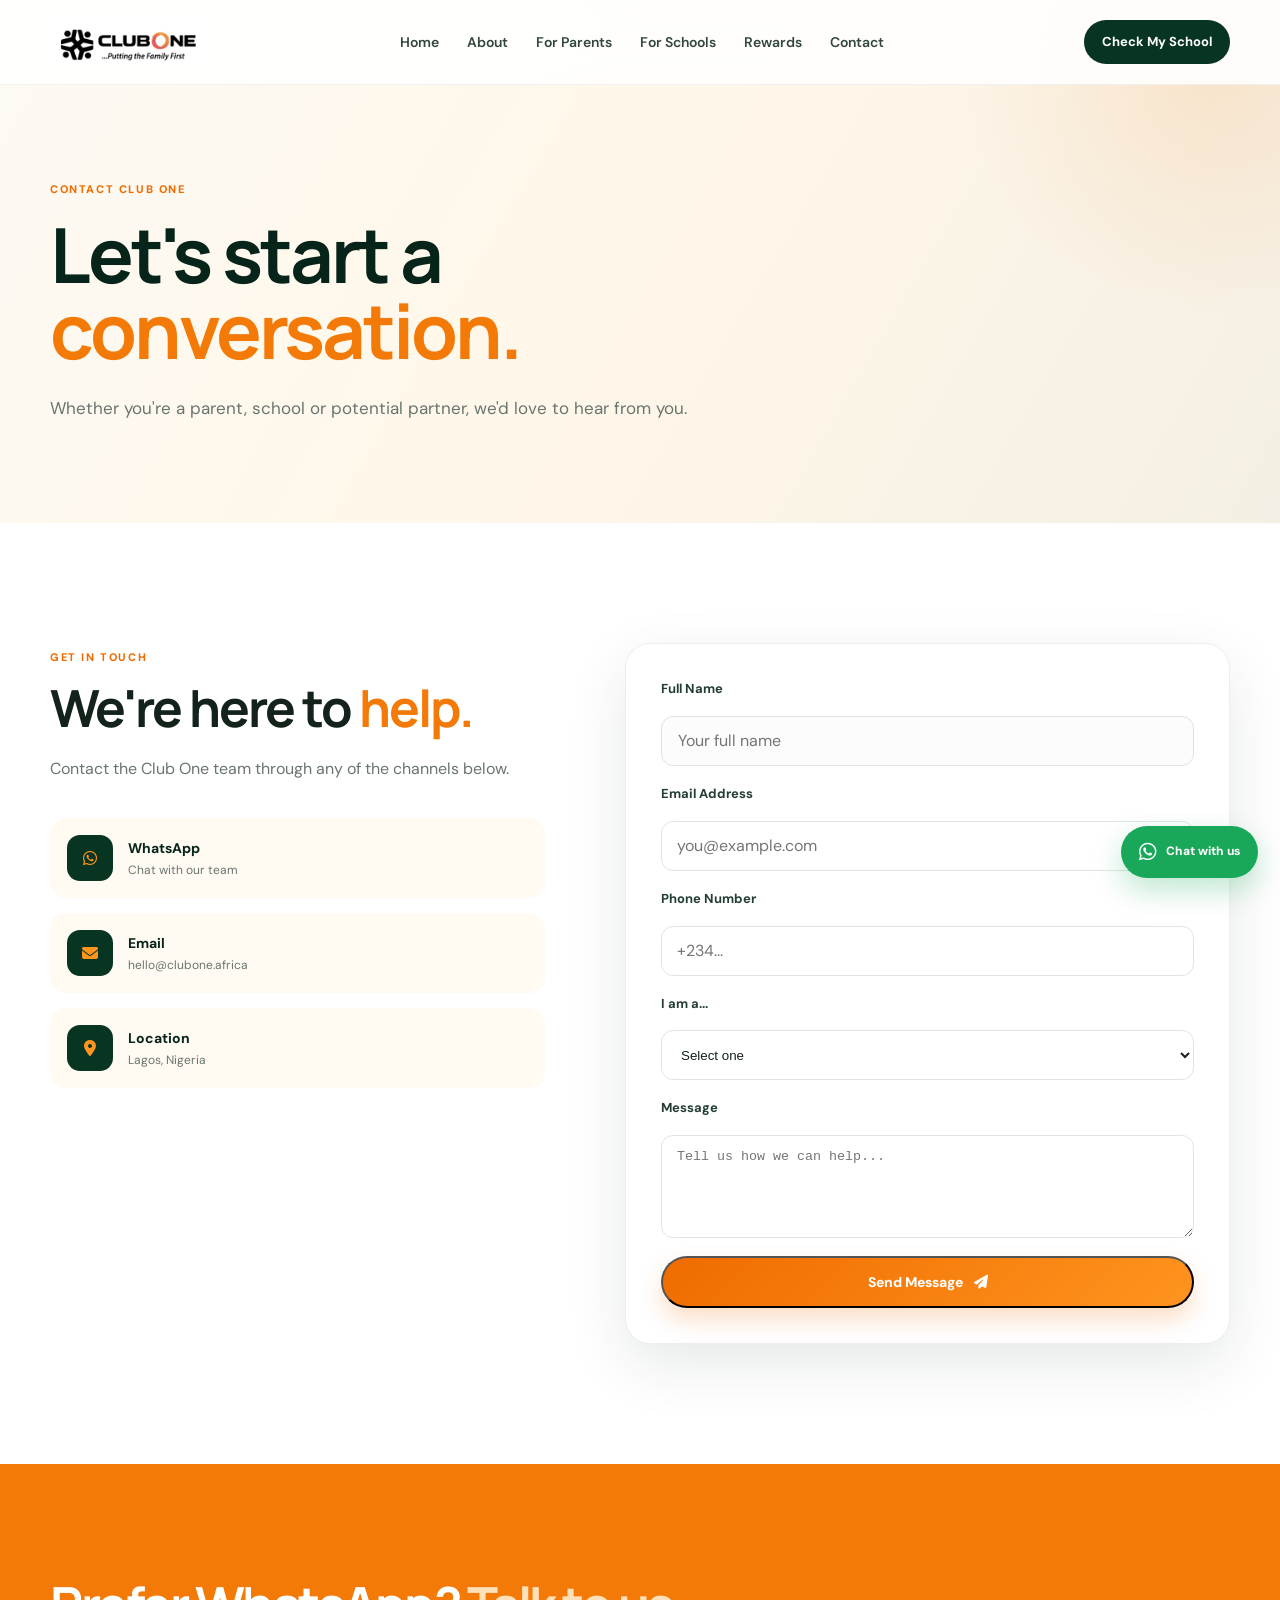
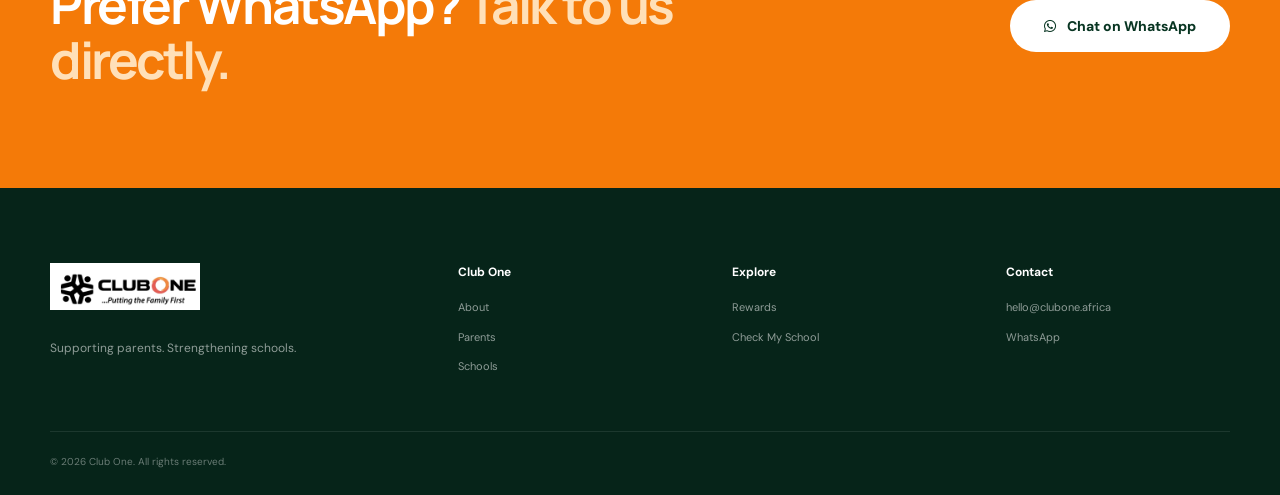
<file: contact.html>
<!DOCTYPE html>
<html lang="en">

<head>

    <meta charset="UTF-8">

    <meta name="viewport"
          content="width=device-width, initial-scale=1.0">

    <title>
        Contact Club One | ClubOne Africa
    </title>

    <meta
        name="description"
        content="Contact Club One to learn more about parent membership, school partnerships and Club One rewards."
    >

    <meta name="theme-color"
          content="#0b3b28">

    <link rel="icon"
          href="favicon.svg">

    <link rel="preconnect"
          href="https://fonts.googleapis.com">

    <link rel="preconnect"
          href="https://fonts.gstatic.com"
          crossorigin>

    <link
        href="https://fonts.googleapis.com/css2?family=DM+Sans:wght@400;500;600;700&family=Manrope:wght@400;500;600;700;800&display=swap"
        rel="stylesheet">

    <link
        rel="stylesheet"
        href="https://cdnjs.cloudflare.com/ajax/libs/font-awesome/6.5.2/css/all.min.css">

    <link rel="stylesheet"
          href="style.css">

</head>


<body>


<header class="site-header"
        id="siteHeader">

    <div class="container nav-container">

            <a href="/home" class="brand">
               <img
                 src="/assets/clubone-logo.jpg"
                 alt="ClubOne — Together we achieve more!"
                 class="site-logo"
             >
            </a>


        <nav class="desktop-nav">

            <a href="index.html">Home</a>

            <a href="about.html">About</a>

            <a href="parents.html">For Parents</a>

            <a href="schools.html">For Schools</a>

            <a href="rewards.html">Rewards</a>

            <a href="contact.html">Contact</a>

        </nav>


        <div class="nav-actions">

            <a href="school-checker.html"
               class="nav-cta">

                Check My School

            </a>


            <button
                class="menu-toggle"
                id="menuToggle">

                <span></span>
                <span></span>
                <span></span>

            </button>

        </div>

    </div>


    <div class="mobile-nav"
         id="mobileNav">

        <a href="index.html">Home</a>
        <a href="about.html">About</a>
        <a href="parents.html">For Parents</a>
        <a href="schools.html">For Schools</a>
        <a href="rewards.html">Rewards</a>
        <a href="contact.html">Contact</a>

        <a href="school-checker.html"
           class="mobile-nav-cta">

            Check My School

        </a>

    </div>

</header>



<main>


<section class="page-hero">

    <div class="container">

        <div class="section-label">
            CONTACT CLUB ONE
        </div>

        <h1>

            Let's start a
            <span>
                conversation.
            </span>

        </h1>

        <p>

            Whether you're a parent, school or potential
            partner, we'd love to hear from you.

        </p>

    </div>

</section>



<section class="section">

    <div class="container contact-grid">


        <div class="contact-information">

            <div class="section-label">
                GET IN TOUCH
            </div>

            <h2>

                We're here to
                <span>
                    help.
                </span>

            </h2>


            <p>

                Contact the Club One team through any
                of the channels below.

            </p>


            <div class="contact-items">


                <a href="https://wa.me/2347037170129"
                   target="_blank"
                   class="contact-item">

                    <div class="contact-icon">

                        <i class="fa-brands fa-whatsapp"></i>

                    </div>

                    <div>

                        <strong>
                            WhatsApp
                        </strong>

                        <span>
                            Chat with our team
                        </span>

                    </div>

                </a>


                <a href="mailto:hello@clubone.africa"
                   class="contact-item">

                    <div class="contact-icon">

                        <i class="fa-solid fa-envelope"></i>

                    </div>

                    <div>

                        <strong>
                            Email
                        </strong>

                        <span>
                            hello@clubone.africa
                        </span>

                    </div>

                </a>


                <div class="contact-item">

                    <div class="contact-icon">

                        <i class="fa-solid fa-location-dot"></i>

                    </div>

                    <div>

                        <strong>
                            Location
                        </strong>

                        <span>
                            Lagos, Nigeria
                        </span>

                    </div>

                </div>

            </div>

        </div>



        <div class="contact-form-box">

            <form
                id="contactForm"
                action="https://formsubmit.co/hello@clubone.africa"
                method="POST">

                <input
                    type="hidden"
                    name="_subject"
                    value="New Club One Website Enquiry">

                <input
                    type="hidden"
                    name="_captcha"
                    value="false">

                <input
                    type="hidden"
                    name="_template"
                    value="table">


                <div class="form-group">

                    <label>
                        Full Name
                    </label>

                    <input
                        type="text"
                        name="name"
                        placeholder="Your full name"
                        required>

                </div>


                <div class="form-group">

                    <label>
                        Email Address
                    </label>

                    <input
                        type="email"
                        name="email"
                        placeholder="you@example.com"
                        required>

                </div>


                <div class="form-group">

                    <label>
                        Phone Number
                    </label>

                    <input
                        type="tel"
                        name="phone"
                        placeholder="+234..."
                        required>

                </div>


                <div class="form-group">

                    <label>
                        I am a...
                    </label>

                    <select
                        name="type"
                        required>

                        <option value="">
                            Select one
                        </option>

                        <option>
                            Parent
                        </option>

                        <option>
                            School
                        </option>

                        <option>
                            Business / Partner
                        </option>

                        <option>
                            Other
                        </option>

                    </select>

                </div>


                <div class="form-group">

                    <label>
                        Message
                    </label>

                    <textarea
                        name="message"
                        rows="5"
                        placeholder="Tell us how we can help..."
                        required></textarea>

                </div>


                <button
                    type="submit"
                    class="btn btn-primary full">

                    Send Message

                    <i class="fa-solid fa-paper-plane"></i>

                </button>

            </form>

        </div>

    </div>

</section>



<section class="final-cta">

    <div class="container cta-inner">

        <div class="cta-content">

            <h2>

                Prefer WhatsApp?
                <span>
                    Talk to us directly.
                </span>

            </h2>

        </div>


        <div class="cta-actions">

            <a
                href="https://wa.me/2347037170129?text=Hello%20Club%20One%2C%20I%20would%20like%20to%20make%20an%20enquiry."
                target="_blank"
                class="btn btn-white">

                <i class="fa-brands fa-whatsapp"></i>

                Chat on WhatsApp

            </a>

        </div>

    </div>

</section>

</main>



<footer class="site-footer">

    <div class="container footer-grid">

        <div class="footer-brand">

                <a href="/home" class="brand">
                  <img
                    src="/assets/clubone-logo.jpg"
                    alt="ClubOne — Together we achieve more!"
                    class="site-logo"
                  >
                </a>

            <p>
                Supporting parents.
                Strengthening schools.
            </p>

        </div>


        <div class="footer-column">

            <h4>Club One</h4>

            <a href="about.html">About</a>

            <a href="parents.html">Parents</a>

            <a href="schools.html">Schools</a>

        </div>


        <div class="footer-column">

            <h4>Explore</h4>

            <a href="rewards.html">Rewards</a>

            <a href="school-checker.html">
                Check My School
            </a>

        </div>


        <div class="footer-column">

            <h4>Contact</h4>

            <a href="mailto:hello@clubone.africa">
                hello@clubone.africa
            </a>

            <a href="https://wa.me/2347037170129">
                WhatsApp
            </a>

        </div>

    </div>


    <div class="container footer-bottom">

        <span>
            © <span id="currentYear"></span>
            Club One. All rights reserved.
        </span>

    </div>

</footer>



<a
    href="https://wa.me/2347037170129"
    class="floating-whatsapp"
    target="_blank">

    <i class="fa-brands fa-whatsapp"></i>

    Chat with us

</a>


<script src="script.js"></script>

</body>

</html>
</file>
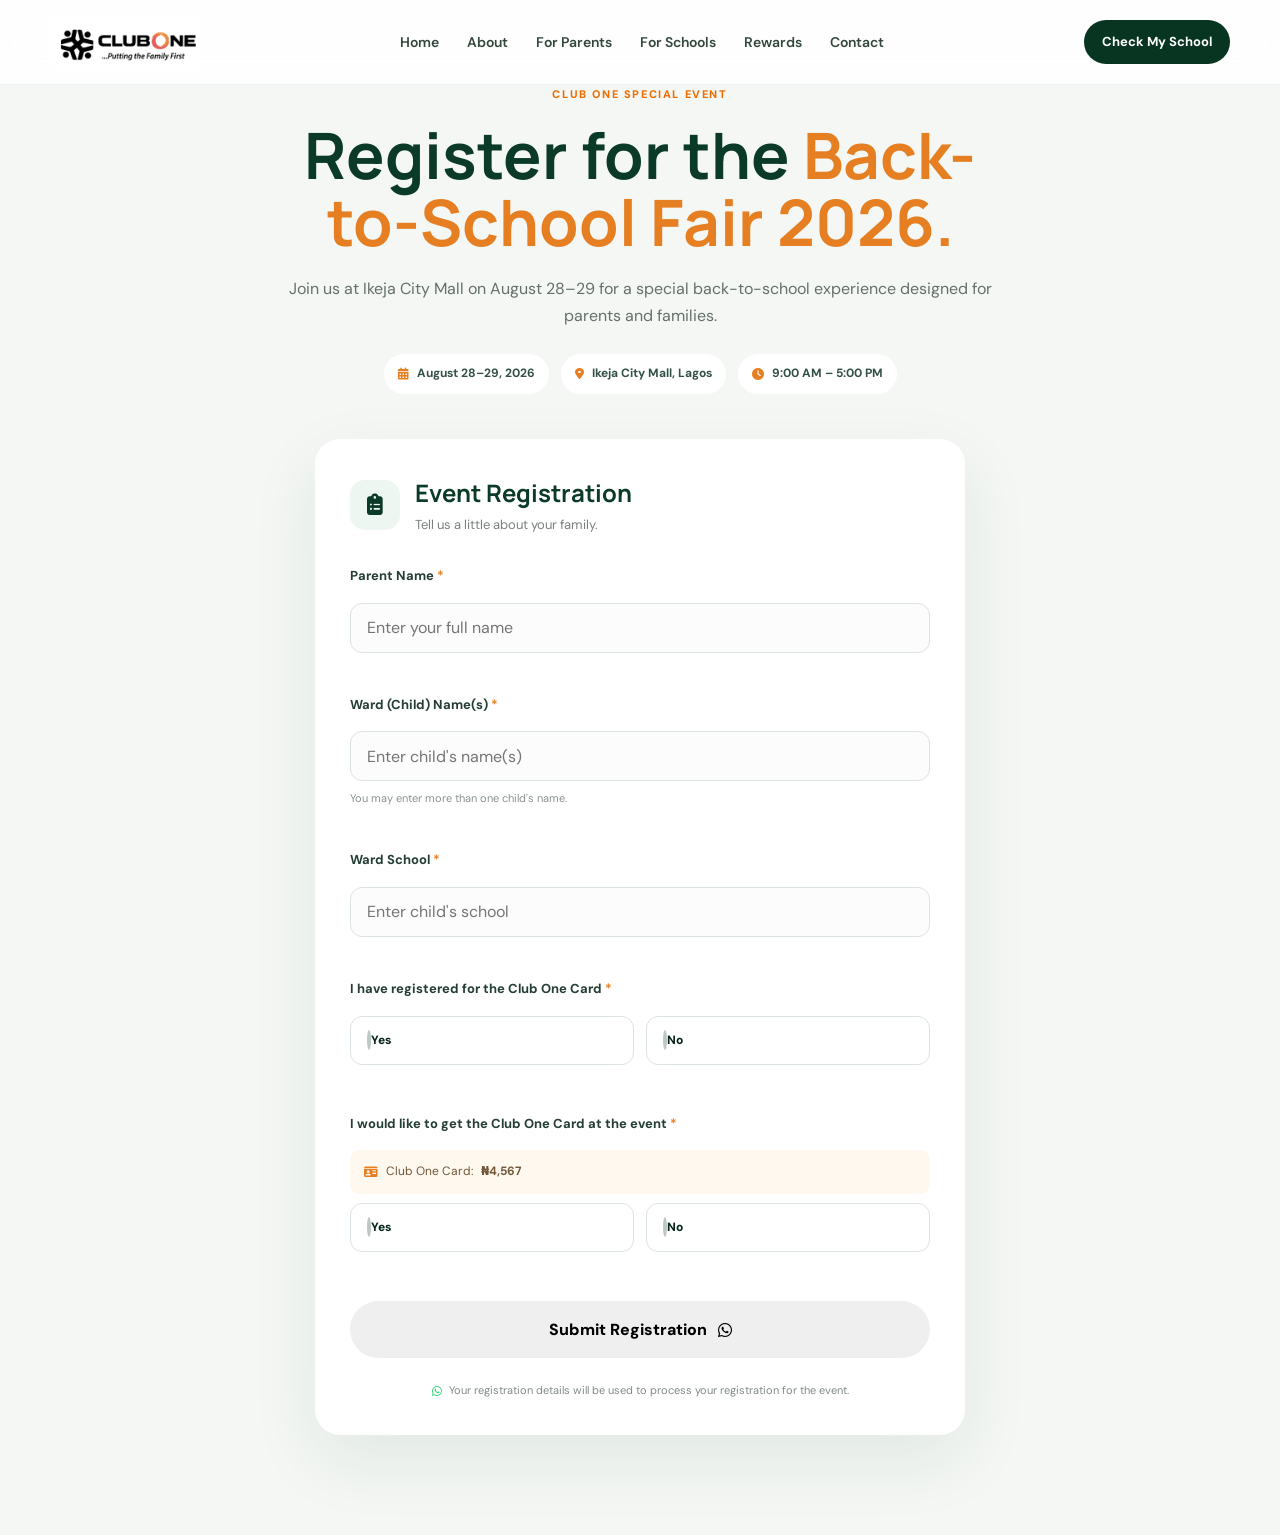
<file: event-registration.html>
<!DOCTYPE html>
<html lang="en">

<head>

    <meta charset="UTF-8">

    <meta
        name="viewport"
        content="width=device-width, initial-scale=1.0"
    >

    <meta
        name="theme-color"
        content="#0b3b28"
    >

    <title>
        Event Registration | Club One
    </title>

    <meta
        name="description"
        content="Register for the Club One Back-to-School Fair 2026."
    >

    <link
        rel="preconnect"
        href="https://fonts.googleapis.com"
    >

    <link
        rel="preconnect"
        href="https://fonts.gstatic.com"
        crossorigin
    >

    <link
        href="https://fonts.googleapis.com/css2?family=DM+Sans:wght@400;500;600;700&family=Manrope:wght@400;500;600;700;800&display=swap"
        rel="stylesheet"
    >

    <link
        rel="stylesheet"
        href="https://cdnjs.cloudflare.com/ajax/libs/font-awesome/6.5.2/css/all.min.css"
    >

    <link
        rel="stylesheet"
        href="style.css"
    >

</head>


<body class="registration-page">


<!-- =====================================================
     HEADER
===================================================== -->

<header
    class="site-header"
    id="siteHeader"
>

    <div class="container nav-container">


        <!-- BRAND -->

        <a
            href="/home"
            class="brand"
        >

            <img
                src="/assets/clubone-logo.jpg"
                alt="ClubOne — Together we achieve more!"
                class="site-logo"
            >

        </a>



        <!-- DESKTOP NAVIGATION -->

        <nav
            class="desktop-nav"
            aria-label="Main Navigation"
        >

            <a href="/home">
                Home
            </a>

            <a href="/about">
                About
            </a>

            <a href="/parents">
                For Parents
            </a>

            <a href="/schools">
                For Schools
            </a>

            <a href="/rewards">
                Rewards
            </a>

            <a href="/contact">
                Contact
            </a>

        </nav>



        <!-- NAV ACTIONS -->

        <div class="nav-actions">

            <a
                href="/school-checker"
                class="nav-cta"
            >

                Check My School

            </a>


            <button
                class="menu-toggle"
                id="menuToggle"
                aria-label="Open navigation menu"
                aria-expanded="false"
            >

                <span></span>
                <span></span>
                <span></span>

            </button>

        </div>

    </div>



    <!-- MOBILE NAVIGATION -->

    <div
        class="mobile-nav"
        id="mobileNav"
    >

        <a href="/home">
            Home
        </a>

        <a href="/about">
            About
        </a>

        <a href="/parents">
            For Parents
        </a>

        <a href="/schools">
            For Schools
        </a>

        <a href="/rewards">
            Rewards
        </a>

        <a href="/contact">
            Contact
        </a>


        <a
            href="/school-checker"
            class="mobile-nav-cta"
        >

            Check My School

        </a>

    </div>

</header>





<!-- =====================================================
     REGISTRATION
===================================================== -->

<main>

    <section class="registration-section">

        <div class="container registration-container">


            <!-- =================================================
                 REGISTRATION INTRO
            ================================================== -->

            <div class="registration-intro">

                <div class="section-label">
                    CLUB ONE SPECIAL EVENT
                </div>


                <h1>

                    Register for the

                    <span>
                        Back-to-School Fair 2026.
                    </span>

                </h1>


                <p>

                    Join us at Ikeja City Mall on August 28–29
                    for a special back-to-school experience
                    designed for parents and families.

                </p>



                <!-- EVENT INFORMATION -->

                <div class="registration-event-info">


                    <div>

                        <i class="fa-solid fa-calendar-days"></i>

                        <span>
                            August 28–29, 2026
                        </span>

                    </div>


                    <div>

                        <i class="fa-solid fa-location-dot"></i>

                        <span>
                            Ikeja City Mall, Lagos
                        </span>

                    </div>


                    <div>

                        <i class="fa-solid fa-clock"></i>

                        <span>
                            9:00 AM – 5:00 PM
                        </span>

                    </div>

                </div>

            </div>





            <!-- =================================================
                 REGISTRATION FORM
            ================================================== -->

            <div class="registration-card">


                <!-- FORM HEADER -->

                <div class="registration-card-header">

                    <span class="registration-icon">

                        <i class="fa-solid fa-clipboard-list"></i>

                    </span>


                    <div>

                        <h2>
                            Event Registration
                        </h2>

                        <p>
                            Tell us a little about your family.
                        </p>

                    </div>

                </div>





                <!-- FORM -->

                <form
                    id="eventRegistrationForm"
                    class="event-registration-form"
                >


                    <!-- =========================================
                         PARENT NAME
                    ========================================== -->

                    <div class="form-group">

                        <label for="parentName">

                            Parent Name

                            <span>*</span>

                        </label>


                        <input
                            type="text"
                            id="parentName"
                            name="parentName"
                            placeholder="Enter your full name"
                            autocomplete="name"
                            required
                        >

                    </div>





                    <!-- =========================================
                         WARD NAME
                    ========================================== -->

                    <div class="form-group">

                        <label for="wardName">

                            Ward (Child) Name(s)

                            <span>*</span>

                        </label>


                        <input
                            type="text"
                            id="wardName"
                            name="wardName"
                            placeholder="Enter child's name(s)"
                            required
                        >


                        <small>

                            You may enter more than one child's name.

                        </small>

                    </div>





                    <!-- =========================================
                         SCHOOL
                    ========================================== -->

                    <div class="form-group">

                        <label for="wardSchool">

                            Ward School

                            <span>*</span>

                        </label>


                        <input
                            type="text"
                            id="wardSchool"
                            name="wardSchool"
                            placeholder="Enter child's school"
                            required
                        >

                    </div>





                    <!-- =========================================
                         CLUB ONE CARD — ALREADY REGISTERED
                    ========================================== -->

                    <div class="form-group">

                        <label>

                            I have registered for the
                            Club One Card

                            <span>*</span>

                        </label>


                        <div class="radio-options">


                            <label class="radio-card">

                                <input
                                    type="radio"
                                    name="cardRegistered"
                                    value="YES"
                                    required
                                >

                                <span class="radio-custom"></span>

                                <span>
                                    Yes
                                </span>

                            </label>



                            <label class="radio-card">

                                <input
                                    type="radio"
                                    name="cardRegistered"
                                    value="NO"
                                >

                                <span class="radio-custom"></span>

                                <span>
                                    No
                                </span>

                            </label>


                        </div>

                    </div>





                    <!-- =========================================
                         GET CARD AT EVENT
                    ========================================== -->

                    <div class="form-group">

                        <label>

                            I would like to get the
                            Club One Card at the event

                            <span>*</span>

                        </label>


                        <div class="card-price-note">

                            <i class="fa-solid fa-id-card"></i>

                            Club One Card:

                            <strong>
                                ₦4,567
                            </strong>

                        </div>


                        <div class="radio-options">


                            <label class="radio-card">

                                <input
                                    type="radio"
                                    name="getCardAtEvent"
                                    value="YES"
                                    required
                                >

                                <span class="radio-custom"></span>

                                <span>
                                    Yes
                                </span>

                            </label>



                            <label class="radio-card">

                                <input
                                    type="radio"
                                    name="getCardAtEvent"
                                    value="NO"
                                >

                                <span class="radio-custom"></span>

                                <span>
                                    No
                                </span>

                            </label>


                        </div>

                    </div>





                    <!-- =========================================
                         SUBMIT
                    ========================================== -->

                    <button
                        type="submit"
                        class="btn btn-event registration-submit"
                    >

                        Submit Registration

                        <i class="fa-brands fa-whatsapp"></i>

                    </button>


                    <!-- REGISTRATION NOTE -->

                    <p class="registration-note">

                        <i class="fa-brands fa-whatsapp"></i>

                        Your registration details will be used
                        to process your registration for the event.

                    </p>


                </form>

            </div>

        </div>

    </section>

</main>





<!-- =====================================================
     JAVASCRIPT
===================================================== -->

<script src="event-registration.js"></script>

</body>

</html>
</file>
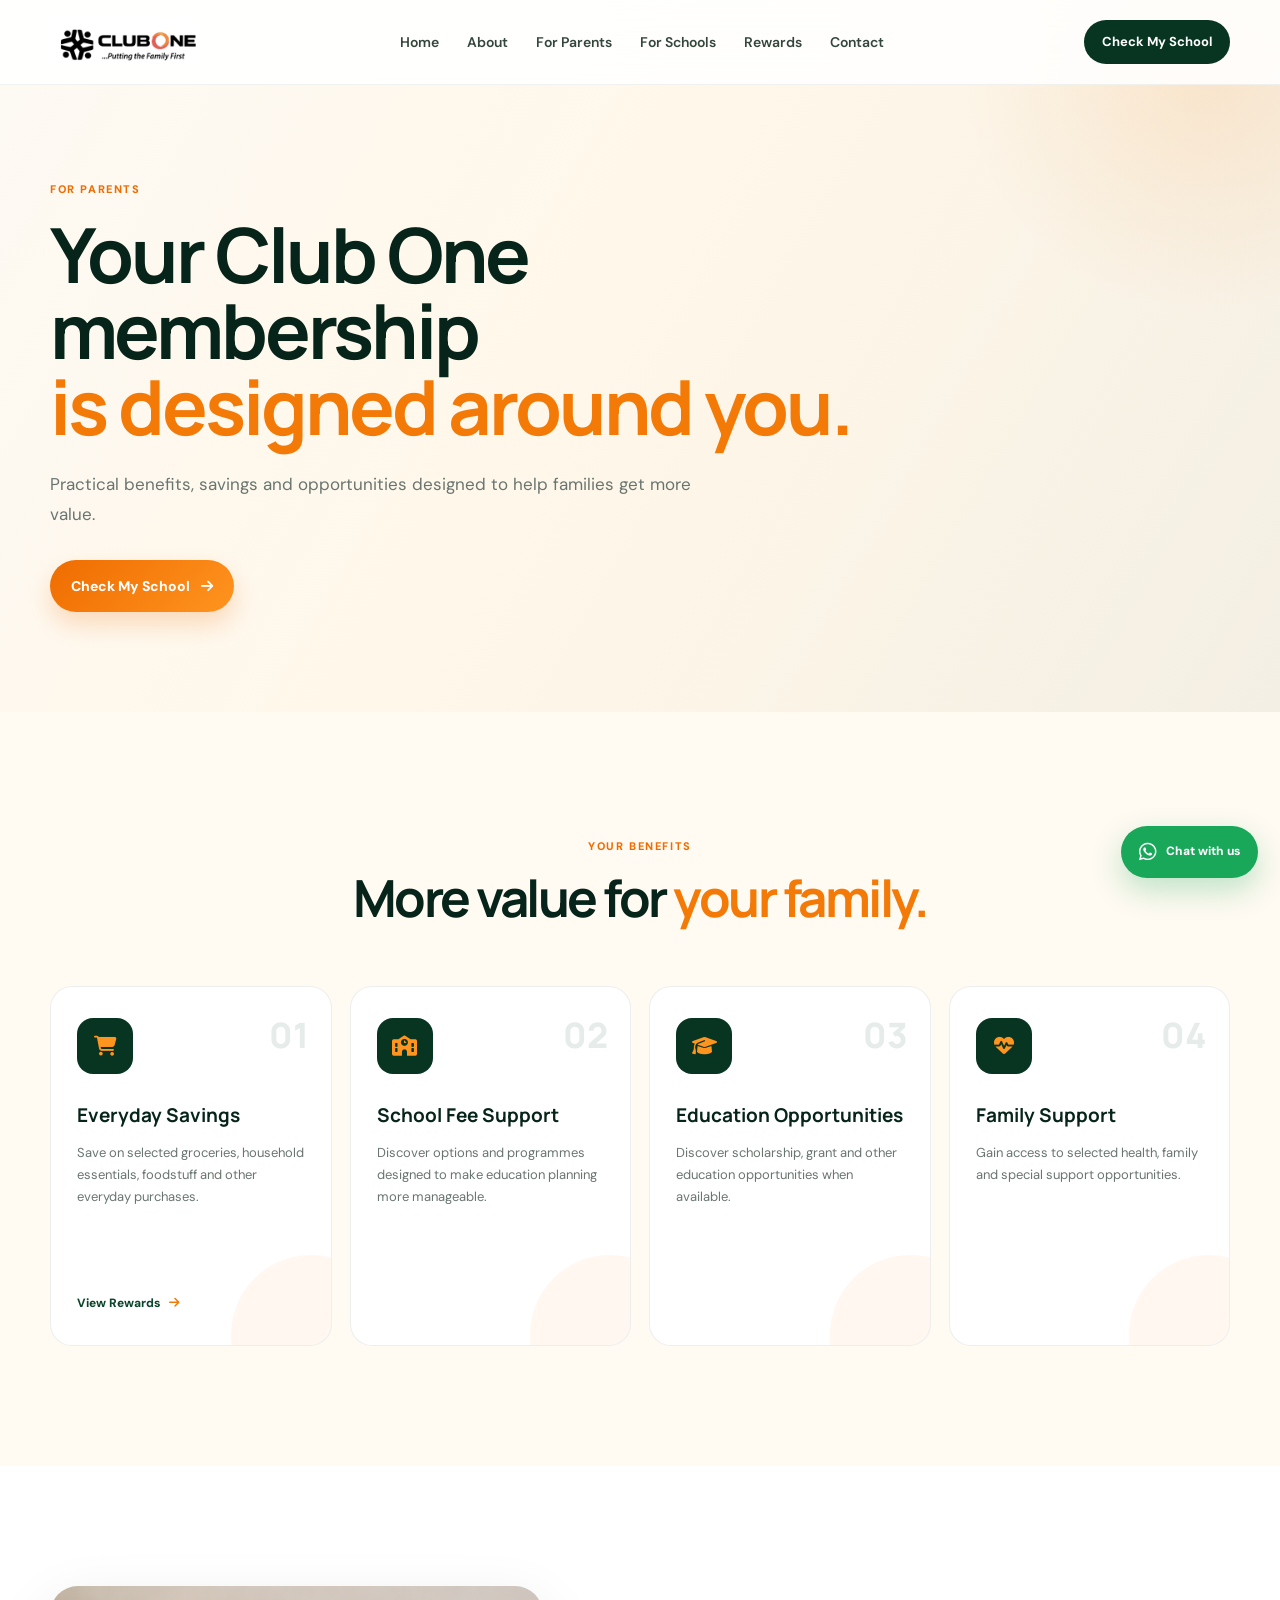
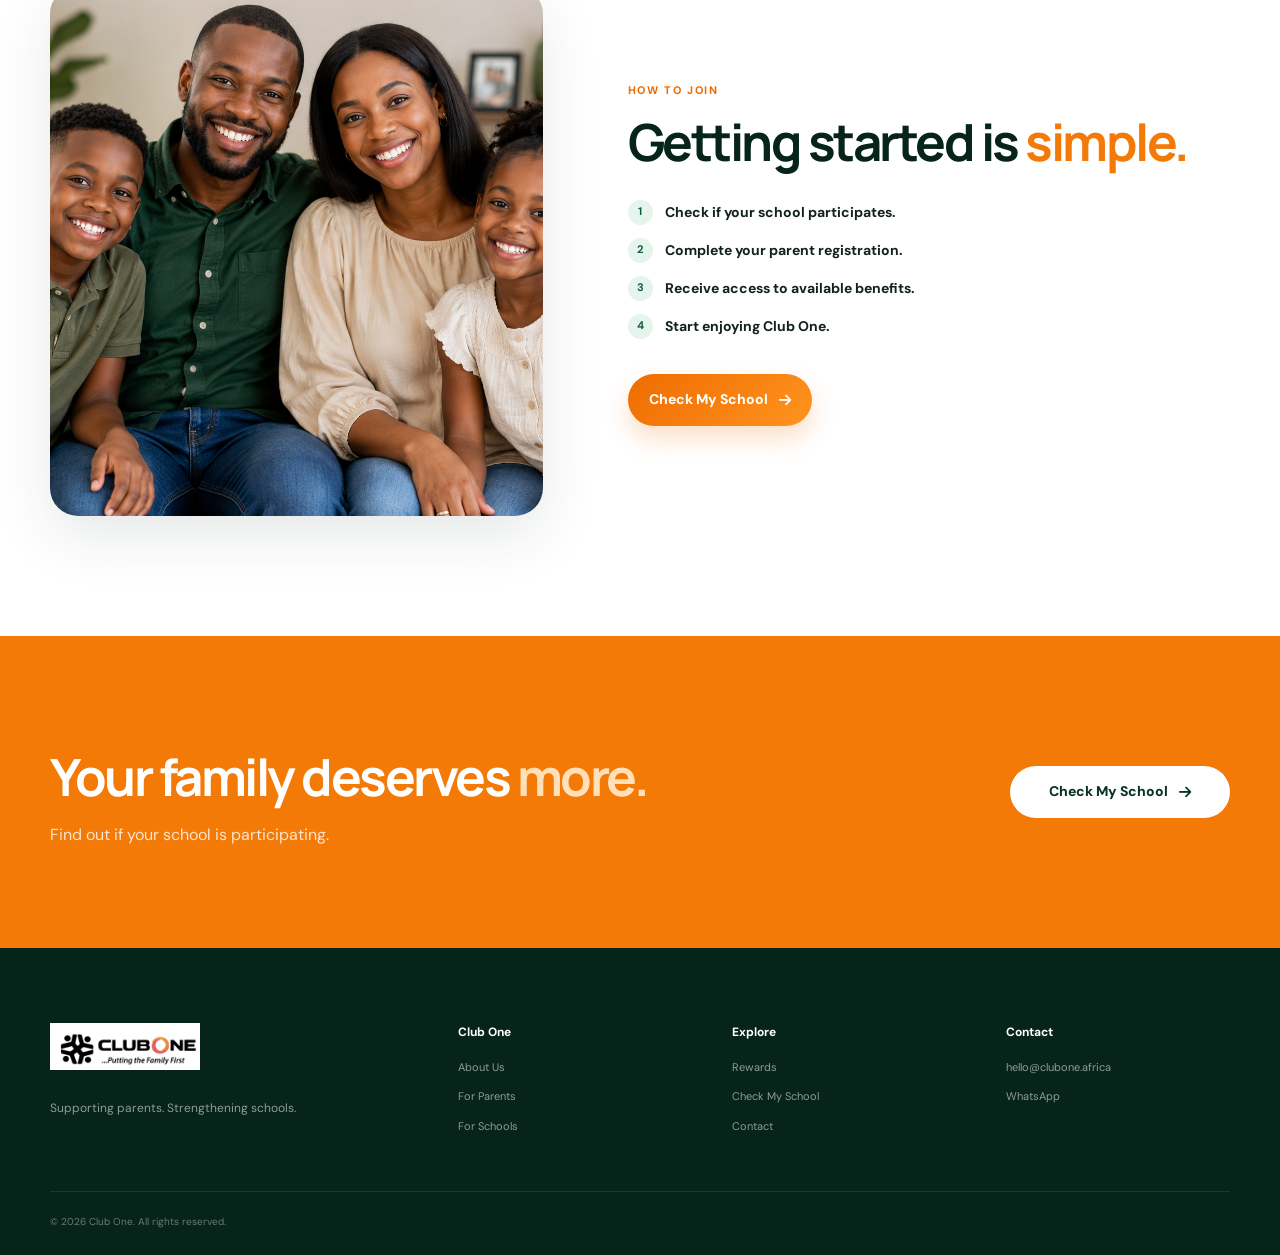
<file: parents.html>
<!DOCTYPE html>
<html lang="en">

<head>

    <meta charset="UTF-8">

    <meta name="viewport"
          content="width=device-width, initial-scale=1.0">

    <title>
        For Parents | Club One
    </title>

    <meta
        name="description"
        content="Discover Club One benefits for parents including savings, education opportunities, family support and exclusive rewards."
    >

    <meta name="theme-color"
          content="#0b3b28">

    <link rel="icon"
          href="favicon.svg">

    <link rel="preconnect"
          href="https://fonts.googleapis.com">

    <link rel="preconnect"
          href="https://fonts.gstatic.com"
          crossorigin>

    <link
        href="https://fonts.googleapis.com/css2?family=DM+Sans:wght@400;500;600;700&family=Manrope:wght@400;500;600;700;800&display=swap"
        rel="stylesheet">

    <link
        rel="stylesheet"
        href="https://cdnjs.cloudflare.com/ajax/libs/font-awesome/6.5.2/css/all.min.css">

    <link rel="stylesheet"
          href="style.css">

</head>


<body>


<header class="site-header"
        id="siteHeader">

    <div class="container nav-container">

            <a href="/home" class="brand">
             <img
             src="/assets/clubone-logo.jpg"
             alt="ClubOne — Together we achieve more!"
             class="site-logo"
             >
           </a>


        <nav class="desktop-nav">

            <a href="index.html">Home</a>

            <a href="about.html">About</a>

            <a href="parents.html">For Parents</a>

            <a href="schools.html">For Schools</a>

            <a href="rewards.html">Rewards</a>

            <a href="contact.html">Contact</a>

        </nav>


        <div class="nav-actions">

            <a href="school-checker.html"
               class="nav-cta">

                Check My School

            </a>


            <button
                class="menu-toggle"
                id="menuToggle">

                <span></span>
                <span></span>
                <span></span>

            </button>

        </div>

    </div>


    <div class="mobile-nav"
         id="mobileNav">

        <a href="index.html">Home</a>

        <a href="about.html">About</a>

        <a href="parents.html">For Parents</a>

        <a href="schools.html">For Schools</a>

        <a href="rewards.html">Rewards</a>

        <a href="contact.html">Contact</a>

        <a href="school-checker.html"
           class="mobile-nav-cta">
            Check My School
        </a>

    </div>

</header>



<main>


<section class="page-hero">

    <div class="container">

        <div class="section-label">
            FOR PARENTS
        </div>

        <h1>

            Your Club One membership
            <span>
                is designed around you.
            </span>

        </h1>

        <p>

            Practical benefits, savings and opportunities
            designed to help families get more value.

        </p>

        <a href="school-checker.html"
           class="btn btn-primary">

            Check My School

            <i class="fa-solid fa-arrow-right"></i>

        </a>

    </div>

</section>



<section class="section benefits">

    <div class="container">

        <div class="section-heading center">

            <div class="section-label">
                YOUR BENEFITS
            </div>

            <h2>

                More value for
                <span>
                    your family.
                </span>

            </h2>

        </div>


        <div class="benefits-grid">


            <article class="benefit-card reveal">

                <div class="benefit-number">
                    01
                </div>

                <div class="benefit-icon">

                    <i class="fa-solid fa-cart-shopping"></i>

                </div>

                <h3>
                    Everyday Savings
                </h3>

                <p>

                    Save on selected groceries,
                    household essentials, foodstuff
                    and other everyday purchases.

                </p>

                <a href="rewards.html">

                    View Rewards

                    <i class="fa-solid fa-arrow-right"></i>

                </a>

            </article>



            <article class="benefit-card reveal">

                <div class="benefit-number">
                    02
                </div>

                <div class="benefit-icon">

                    <i class="fa-solid fa-school"></i>

                </div>

                <h3>
                    School Fee Support
                </h3>

                <p>

                    Discover options and programmes
                    designed to make education planning
                    more manageable.

                </p>

            </article>



            <article class="benefit-card reveal">

                <div class="benefit-number">
                    03
                </div>

                <div class="benefit-icon">

                    <i class="fa-solid fa-graduation-cap"></i>

                </div>

                <h3>
                    Education Opportunities
                </h3>

                <p>

                    Discover scholarship, grant and
                    other education opportunities
                    when available.

                </p>

            </article>



            <article class="benefit-card reveal">

                <div class="benefit-number">
                    04
                </div>

                <div class="benefit-icon">

                    <i class="fa-solid fa-heart-pulse"></i>

                </div>

                <h3>
                    Family Support
                </h3>

                <p>

                    Gain access to selected health,
                    family and special support
                    opportunities.

                </p>

            </article>

        </div>

    </div>

</section>



<section class="section">

    <div class="container">

        <div class="section-grid">

            <div class="section-image reveal">

                <img
                    src="assets/hero-family.png"
                    alt="Family enjoying Club One benefits">

            </div>


            <div class="section-content reveal">

                <div class="section-label">
                    HOW TO JOIN
                </div>

                <h2>

                    Getting started is
                    <span>
                        simple.
                    </span>

                </h2>


                <div class="check-list">

                    <div class="check-item">

                        <span class="check-icon">
                            1
                        </span>

                        Check if your school participates.

                    </div>


                    <div class="check-item">

                        <span class="check-icon">
                            2
                        </span>

                        Complete your parent registration.

                    </div>


                    <div class="check-item">

                        <span class="check-icon">
                            3
                        </span>

                        Receive access to available benefits.

                    </div>


                    <div class="check-item">

                        <span class="check-icon">
                            4
                        </span>

                        Start enjoying Club One.

                    </div>

                </div>


                <a href="school-checker.html"
                   class="btn btn-primary"
                   style="margin-top:35px;">

                    Check My School

                    <i class="fa-solid fa-arrow-right"></i>

                </a>

            </div>

        </div>

    </div>

</section>



<section class="final-cta">

    <div class="container cta-inner">

        <div class="cta-content">

            <h2>

                Your family deserves
                <span>
                    more.
                </span>

            </h2>

            <p>
                Find out if your school is participating.
            </p>

        </div>


        <div class="cta-actions">

            <a href="school-checker.html"
               class="btn btn-white">

                Check My School

                <i class="fa-solid fa-arrow-right"></i>

            </a>

        </div>

    </div>

</section>

</main>



<footer class="site-footer">

    <div class="container footer-grid">

        <div class="footer-brand">

                <a href="/home" class="brand">
                  <img
                   src="/assets/clubone-logo.jpg"
                   alt="ClubOne — Together we achieve more!"
                   class="site-logo"
                >
             </a>

            <p>
                Supporting parents.
                Strengthening schools.
            </p>

        </div>


        <div class="footer-column">

            <h4>Club One</h4>

            <a href="about.html">About Us</a>

            <a href="parents.html">For Parents</a>

            <a href="schools.html">For Schools</a>

        </div>


        <div class="footer-column">

            <h4>Explore</h4>

            <a href="rewards.html">Rewards</a>

            <a href="school-checker.html">
                Check My School
            </a>

            <a href="contact.html">
                Contact
            </a>

        </div>


        <div class="footer-column">

            <h4>Contact</h4>

            <a href="mailto:hello@clubone.africa">
                hello@clubone.africa
            </a>

            <a href="https://wa.me/2347037170129">
                WhatsApp
            </a>

        </div>

    </div>


    <div class="container footer-bottom">

        <span>
            © <span id="currentYear"></span>
            Club One. All rights reserved.
        </span>

    </div>

</footer>



<a
    href="https://wa.me/2347037170129"
    class="floating-whatsapp"
    target="_blank">

    <i class="fa-brands fa-whatsapp"></i>

    Chat with us

</a>


<script src="script.js"></script>

</body>

</html>
</file>
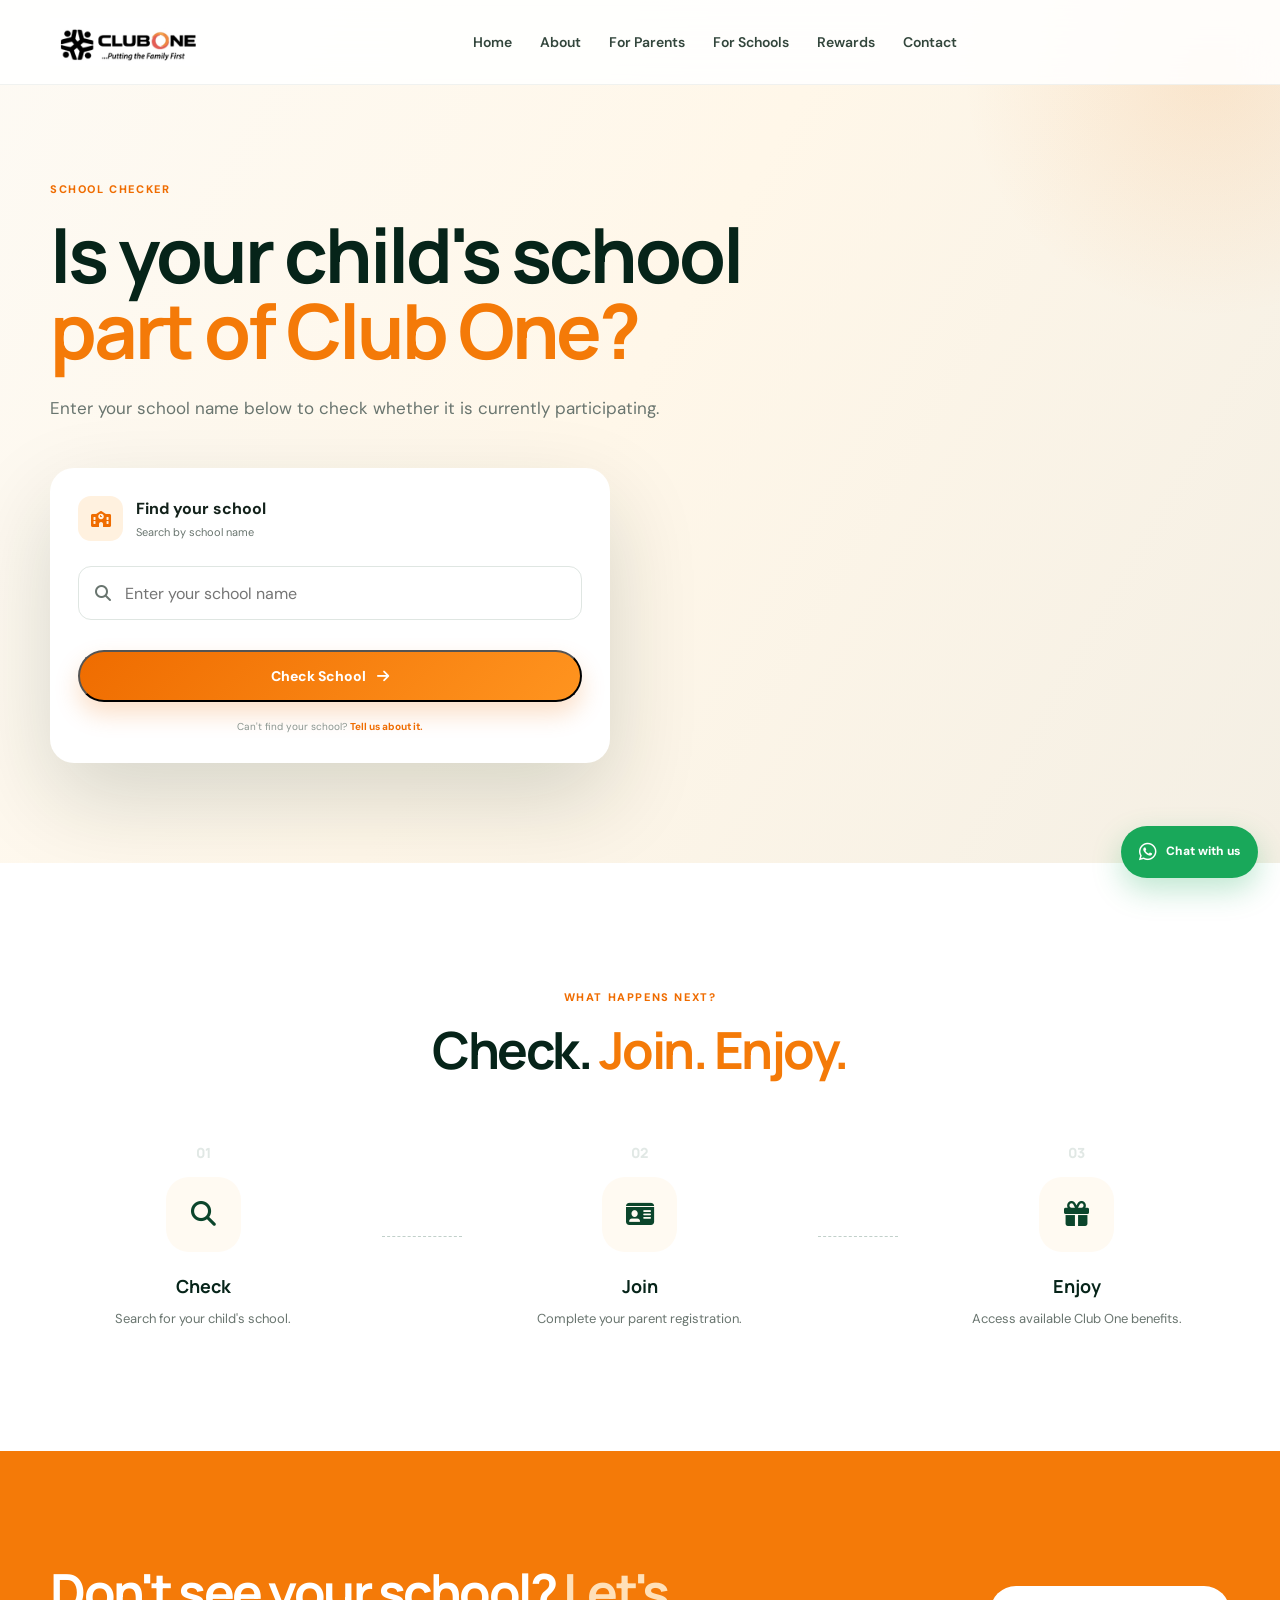
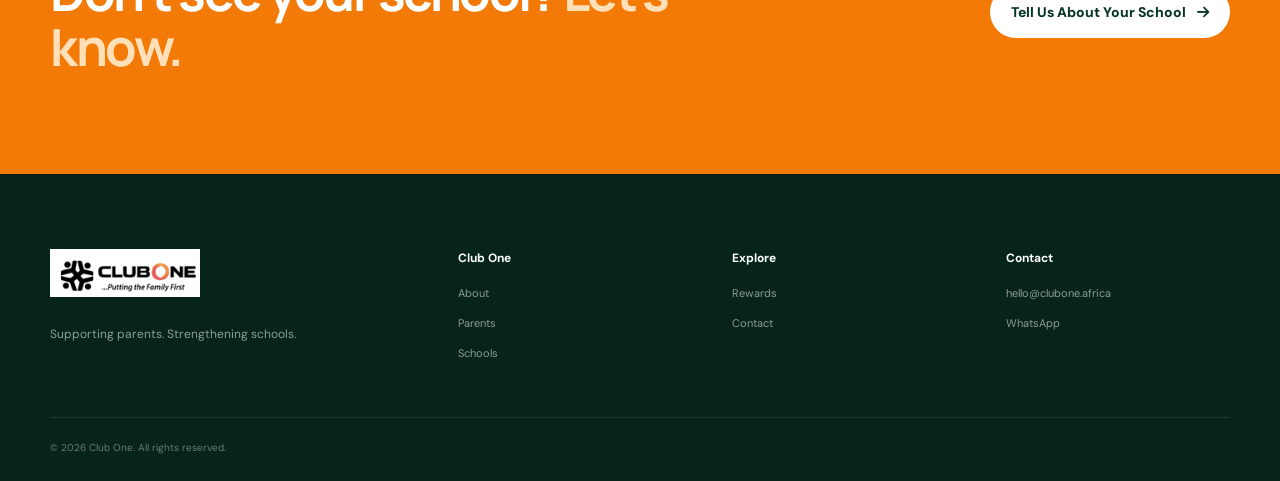
<file: school-checker.html>
<!DOCTYPE html>
<html lang="en">

<head>

    <meta charset="UTF-8">

    <meta name="viewport"
          content="width=device-width, initial-scale=1.0">

    <title>
        Check My School | Club One
    </title>

    <meta
        name="description"
        content="Check whether your child's school is participating in Club One."
    >

    <meta name="theme-color"
          content="#0b3b28">

    <link rel="icon"
          href="favicon.svg">

    <link rel="preconnect"
          href="https://fonts.googleapis.com">

    <link rel="preconnect"
          href="https://fonts.gstatic.com"
          crossorigin>

    <link
        href="https://fonts.googleapis.com/css2?family=DM+Sans:wght@400;500;600;700&family=Manrope:wght@400;500;600;700;800&display=swap"
        rel="stylesheet">

    <link
        rel="stylesheet"
        href="https://cdnjs.cloudflare.com/ajax/libs/font-awesome/6.5.2/css/all.min.css">

    <link rel="stylesheet"
          href="style.css">

</head>


<body>


<header class="site-header"
        id="siteHeader">

    <div class="container nav-container">

        <a href="/home" class="brand">
              <img
               src="/assets/clubone-logo.jpg"
               alt="ClubOne — Together we achieve more!"
               class="site-logo"
              >
        </a>


        <nav class="desktop-nav">

            <a href="index.html">Home</a>

            <a href="about.html">About</a>

            <a href="parents.html">For Parents</a>

            <a href="schools.html">For Schools</a>

            <a href="rewards.html">Rewards</a>

            <a href="contact.html">Contact</a>

        </nav>


        <div class="nav-actions">

            <button
                class="menu-toggle"
                id="menuToggle">

                <span></span>
                <span></span>
                <span></span>

            </button>

        </div>

    </div>


    <div class="mobile-nav"
         id="mobileNav">

        <a href="index.html">Home</a>

        <a href="about.html">About</a>

        <a href="parents.html">For Parents</a>

        <a href="schools.html">For Schools</a>

        <a href="rewards.html">Rewards</a>

        <a href="contact.html">Contact</a>

    </div>

</header>



<main>


<section class="page-hero checker-page-hero">

    <div class="container">

        <div class="section-label">
            SCHOOL CHECKER
        </div>

        <h1>

            Is your child's school
            <span>
                part of Club One?
            </span>

        </h1>

        <p>

            Enter your school name below to check
            whether it is currently participating.

        </p>


        <div class="checker-box standalone-checker">

            <div class="checker-box-header">

                <span class="checker-icon">

                    <i class="fa-solid fa-school"></i>

                </span>

                <div>

                    <strong>
                        Find your school
                    </strong>

                    <small>
                        Search by school name
                    </small>

                </div>

            </div>


            <form id="schoolSearchForm">

                <div class="input-wrapper">

                    <i class="fa-solid fa-magnifying-glass"></i>

                    <input
                        type="text"
                        id="schoolInput"
                        placeholder="Enter your school name"
                        autocomplete="off"
                        required
                    >

                </div>


                <button
                    type="submit"
                    class="btn btn-primary full">

                    Check School

                    <i class="fa-solid fa-arrow-right"></i>

                </button>

            </form>


            <div
                class="checker-result"
                id="checkerResult"
                aria-live="polite">
            </div>


            <small class="checker-note">

                Can't find your school?

                <a href="contact.html">
                    Tell us about it.
                </a>

            </small>

        </div>

    </div>

</section>



<section class="section">

    <div class="container">

        <div class="section-heading center">

            <div class="section-label">
                WHAT HAPPENS NEXT?
            </div>

            <h2>

                Check.
                <span>
                    Join. Enjoy.
                </span>

            </h2>

        </div>


        <div class="steps">

            <div class="step">

                <div class="step-number">
                    01
                </div>

                <div class="step-icon">

                    <i class="fa-solid fa-magnifying-glass"></i>

                </div>

                <h3>
                    Check
                </h3>

                <p>
                    Search for your child's school.
                </p>

            </div>


            <div class="step-line"></div>


            <div class="step">

                <div class="step-number">
                    02
                </div>

                <div class="step-icon">

                    <i class="fa-solid fa-id-card"></i>

                </div>

                <h3>
                    Join
                </h3>

                <p>
                    Complete your parent registration.
                </p>

            </div>


            <div class="step-line"></div>


            <div class="step">

                <div class="step-number">
                    03
                </div>

                <div class="step-icon">

                    <i class="fa-solid fa-gift"></i>

                </div>

                <h3>
                    Enjoy
                </h3>

                <p>
                    Access available Club One benefits.
                </p>

            </div>

        </div>

    </div>

</section>



<section class="final-cta">

    <div class="container cta-inner">

        <div class="cta-content">

            <h2>

                Don't see your school?
                <span>
                    Let's know.
                </span>

            </h2>

        </div>


        <div class="cta-actions">

            <a href="contact.html"
               class="btn btn-white">

                Tell Us About Your School

                <i class="fa-solid fa-arrow-right"></i>

            </a>

        </div>

    </div>

</section>

</main>



<footer class="site-footer">

    <div class="container footer-grid">

        <div class="footer-brand">

               
            <a href="/home" class="brand">
              <img
                src="/assets/clubone-logo.jpg"
                alt="ClubOne — Together we achieve more!"
                class="site-logo"
              >
            </a>

            <p>
                Supporting parents.
                Strengthening schools.
            </p>

        </div>


        <div class="footer-column">

            <h4>Club One</h4>

            <a href="about.html">About</a>

            <a href="parents.html">Parents</a>

            <a href="schools.html">Schools</a>

        </div>


        <div class="footer-column">

            <h4>Explore</h4>

            <a href="rewards.html">Rewards</a>

            <a href="contact.html">Contact</a>

        </div>


        <div class="footer-column">

            <h4>Contact</h4>

            <a href="mailto:hello@clubone.africa">
                hello@clubone.africa
            </a>

            <a href="https://wa.me/2347037170129">
                WhatsApp
            </a>

        </div>

    </div>


    <div class="container footer-bottom">

        <span>
            © <span id="currentYear"></span>
            Club One. All rights reserved.
        </span>

    </div>

</footer>


<a
    href="https://wa.me/2347037170129"
    class="floating-whatsapp"
    target="_blank">

    <i class="fa-brands fa-whatsapp"></i>

    Chat with us

</a>


<script src="script.js"></script>

</body>

</html>
</file>
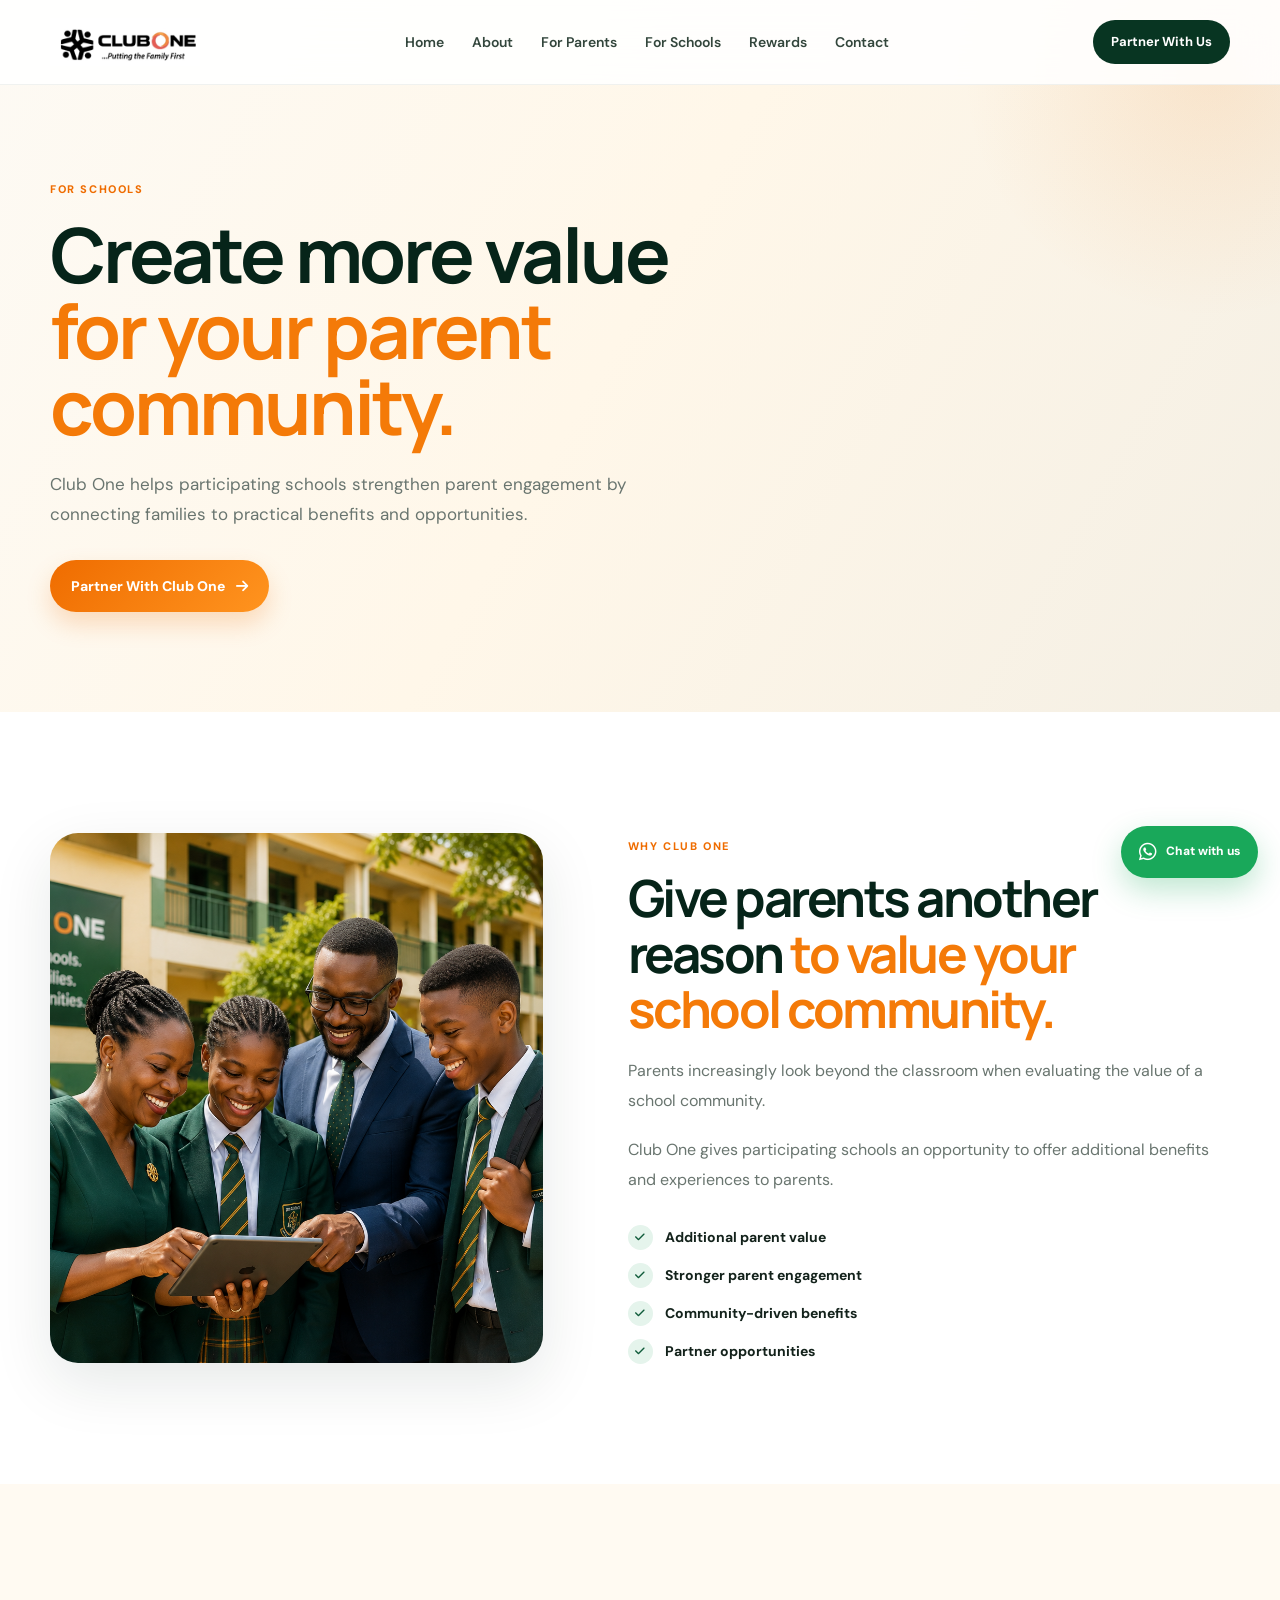
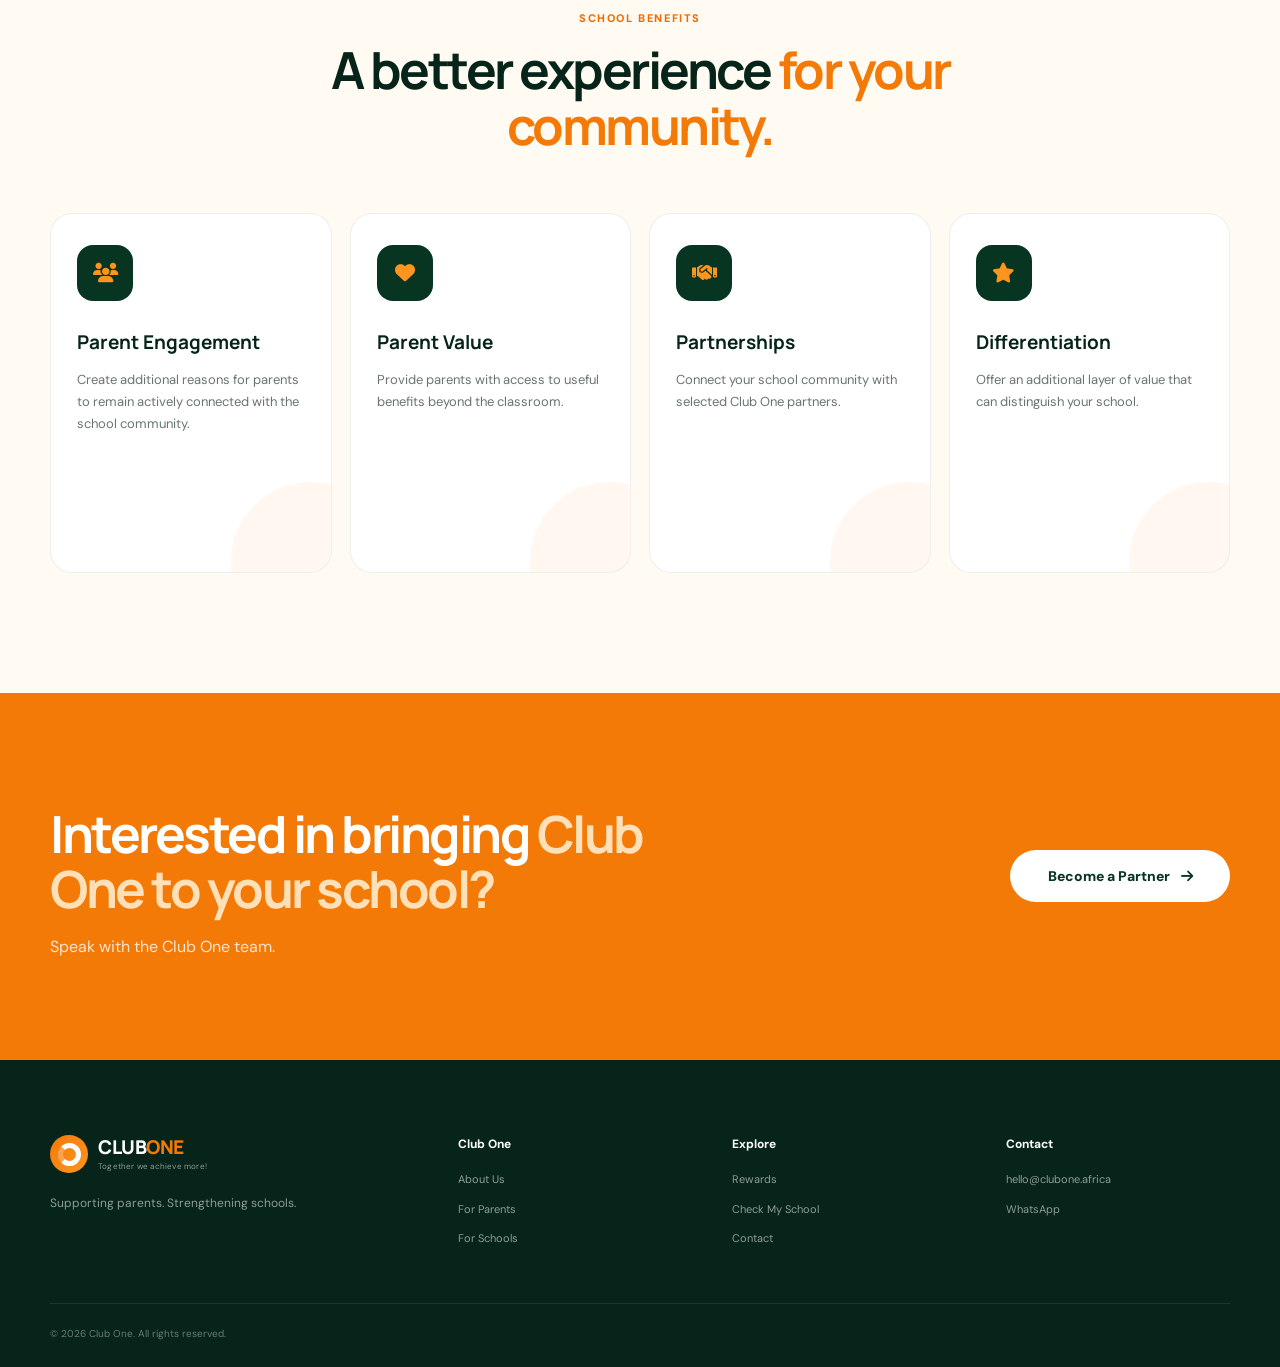
<file: schools.html>
<!DOCTYPE html>
<html lang="en">

<head>

    <meta charset="UTF-8">

    <meta name="viewport"
          content="width=device-width, initial-scale=1.0">

    <title>
        For Schools | Club One
    </title>

    <meta
        name="description"
        content="Club One helps schools strengthen parent engagement by creating additional value for their parent communities."
    >

    <meta name="theme-color"
          content="#0b3b28">

    <link rel="icon"
          href="favicon.svg">

    <link rel="preconnect"
          href="https://fonts.googleapis.com">

    <link rel="preconnect"
          href="https://fonts.gstatic.com"
          crossorigin>

    <link
        href="https://fonts.googleapis.com/css2?family=DM+Sans:wght@400;500;600;700&family=Manrope:wght@400;500;600;700;800&display=swap"
        rel="stylesheet">

    <link
        rel="stylesheet"
        href="https://cdnjs.cloudflare.com/ajax/libs/font-awesome/6.5.2/css/all.min.css">

    <link rel="stylesheet"
          href="style.css">

</head>


<body>


<header class="site-header"
        id="siteHeader">

    <div class="container nav-container">

            <a href="/home" class="brand">
              <img
                src="/assets/clubone-logo.jpg"
                alt="ClubOne — Together we achieve more!"
                class="site-logo"
              >
            </a>


        <nav class="desktop-nav">

            <a href="index.html">Home</a>

            <a href="about.html">About</a>

            <a href="parents.html">For Parents</a>

            <a href="schools.html">For Schools</a>

            <a href="rewards.html">Rewards</a>

            <a href="contact.html">Contact</a>

        </nav>


        <div class="nav-actions">

            <a href="contact.html"
               class="nav-cta">

                Partner With Us

            </a>


            <button
                class="menu-toggle"
                id="menuToggle">

                <span></span>
                <span></span>
                <span></span>

            </button>

        </div>

    </div>


    <div class="mobile-nav"
         id="mobileNav">

        <a href="index.html">Home</a>

        <a href="about.html">About</a>

        <a href="parents.html">For Parents</a>

        <a href="schools.html">For Schools</a>

        <a href="rewards.html">Rewards</a>

        <a href="contact.html">Contact</a>

        <a href="contact.html"
           class="mobile-nav-cta">

            Partner With Us

        </a>

    </div>

</header>



<main>


<section class="page-hero">

    <div class="container">

        <div class="section-label">
            FOR SCHOOLS
        </div>

        <h1>

            Create more value
            <span>
                for your parent community.
            </span>

        </h1>

        <p>

            Club One helps participating schools
            strengthen parent engagement by connecting
            families to practical benefits and opportunities.

        </p>


        <a href="contact.html"
           class="btn btn-primary">

            Partner With Club One

            <i class="fa-solid fa-arrow-right"></i>

        </a>

    </div>

</section>



<section class="section">

    <div class="container">

        <div class="section-grid">

            <div class="section-image reveal">

                <img
                    src="assets/schools.png"
                    alt="School community">

            </div>


            <div class="section-content reveal">

                <div class="section-label">
                    WHY CLUB ONE
                </div>

                <h2>

                    Give parents another reason
                    <span>
                        to value your school community.
                    </span>

                </h2>

                <p>

                    Parents increasingly look beyond the
                    classroom when evaluating the value
                    of a school community.

                </p>

                <p>

                    Club One gives participating schools
                    an opportunity to offer additional
                    benefits and experiences to parents.

                </p>


                <div class="check-list">

                    <div class="check-item">

                        <span class="check-icon">
                            <i class="fa-solid fa-check"></i>
                        </span>

                        Additional parent value

                    </div>


                    <div class="check-item">

                        <span class="check-icon">
                            <i class="fa-solid fa-check"></i>
                        </span>

                        Stronger parent engagement

                    </div>


                    <div class="check-item">

                        <span class="check-icon">
                            <i class="fa-solid fa-check"></i>
                        </span>

                        Community-driven benefits

                    </div>


                    <div class="check-item">

                        <span class="check-icon">
                            <i class="fa-solid fa-check"></i>
                        </span>

                        Partner opportunities

                    </div>

                </div>

            </div>

        </div>

    </div>

</section>



<section class="section benefits">

    <div class="container">

        <div class="section-heading center">

            <div class="section-label">
                SCHOOL BENEFITS
            </div>

            <h2>

                A better experience
                <span>
                    for your community.
                </span>

            </h2>

        </div>


        <div class="benefits-grid">


            <article class="benefit-card">

                <div class="benefit-icon">

                    <i class="fa-solid fa-users"></i>

                </div>

                <h3>
                    Parent Engagement
                </h3>

                <p>

                    Create additional reasons for parents
                    to remain actively connected with
                    the school community.

                </p>

            </article>



            <article class="benefit-card">

                <div class="benefit-icon">

                    <i class="fa-solid fa-heart"></i>

                </div>

                <h3>
                    Parent Value
                </h3>

                <p>

                    Provide parents with access to
                    useful benefits beyond the classroom.

                </p>

            </article>



            <article class="benefit-card">

                <div class="benefit-icon">

                    <i class="fa-solid fa-handshake"></i>

                </div>

                <h3>
                    Partnerships
                </h3>

                <p>

                    Connect your school community
                    with selected Club One partners.

                </p>

            </article>



            <article class="benefit-card">

                <div class="benefit-icon">

                    <i class="fa-solid fa-star"></i>

                </div>

                <h3>
                    Differentiation
                </h3>

                <p>

                    Offer an additional layer of value
                    that can distinguish your school.

                </p>

            </article>

        </div>

    </div>

</section>



<section class="final-cta">

    <div class="container cta-inner">

        <div class="cta-content">

            <h2>

                Interested in bringing
                <span>
                    Club One to your school?
                </span>

            </h2>

            <p>
                Speak with the Club One team.
            </p>

        </div>


        <div class="cta-actions">

            <a href="contact.html"
               class="btn btn-white">

                Become a Partner

                <i class="fa-solid fa-arrow-right"></i>

            </a>

        </div>

    </div>

</section>

</main>



<footer class="site-footer">

    <div class="container footer-grid">

        <div class="footer-brand">

            <a href="index.html"
               class="brand footer-logo">

                <div class="brand-mark">
                    <span class="brand-ring"></span>
                </div>

                <div class="brand-text">

                    <strong>
                        CLUB<span>ONE</span>
                    </strong>

                    <small>
                        Together we achieve more!
                    </small>

                </div>

            </a>

            <p>
                Supporting parents.
                Strengthening schools.
            </p>

        </div>


        <div class="footer-column">

            <h4>Club One</h4>

            <a href="about.html">About Us</a>

            <a href="parents.html">For Parents</a>

            <a href="schools.html">For Schools</a>

        </div>


        <div class="footer-column">

            <h4>Explore</h4>

            <a href="rewards.html">Rewards</a>

            <a href="school-checker.html">
                Check My School
            </a>

            <a href="contact.html">
                Contact
            </a>

        </div>


        <div class="footer-column">

            <h4>Contact</h4>

            <a href="mailto:hello@clubone.africa">
                hello@clubone.africa
            </a>

            <a href="https://wa.me/2347037170129">
                WhatsApp
            </a>

        </div>

    </div>


    <div class="container footer-bottom">

        <span>
            © <span id="currentYear"></span>
            Club One. All rights reserved.
        </span>

    </div>

</footer>



<a
    href="https://wa.me/2347037170129"
    class="floating-whatsapp"
    target="_blank">

    <i class="fa-brands fa-whatsapp"></i>

    Chat with us

</a>


<script src="script.js"></script>

</body>

</html>
</file>
<file: style.css>
/* =====================================================
   CLUB ONE
   MAIN STYLESHEET
===================================================== */


/* =====================================================
   ROOT VARIABLES
===================================================== */

:root {

    --green-950: #062419;
    --green-900: #083522;
    --green-800: #0b452c;
    --green-700: #105c3b;
    --green-600: #177449;

    --orange-600: #ef6c00;
    --orange-500: #f47a08;
    --orange-400: #ff941f;
    --orange-light: #fff1df;

    --cream: #fffaf2;
    --cream-dark: #f7efe3;

    --white: #ffffff;

    --text: #13221b;
    --muted: #69756f;

    --border: rgba(13, 61, 39, 0.12);

    --shadow:
        0 20px 60px rgba(6, 36, 25, 0.10);

    --shadow-large:
        0 35px 90px rgba(6, 36, 25, 0.16);

    --radius-sm: 10px;
    --radius-md: 18px;
    --radius-lg: 28px;
    --radius-xl: 40px;

    --container: 1180px;

    --transition:
        0.35s cubic-bezier(.2,.8,.2,1);

}

.site-logo {
    width: 150px;
    height: auto;
    display: block;
    object-fit: contain;
}

/* =====================================================
   RESET
===================================================== */

*,
*::before,
*::after {
    box-sizing: border-box;
    margin: 0;
    padding: 0;
}


html {
    scroll-behavior: smooth;
}


body {

    font-family:
        "DM Sans",
        system-ui,
        -apple-system,
        BlinkMacSystemFont,
        "Segoe UI",
        sans-serif;

    color: var(--text);

    background: var(--white);

    line-height: 1.6;

    overflow-x: hidden;

}


img {

    display: block;

    max-width: 100%;

}


a {

    color: inherit;

    text-decoration: none;

}


button,
input {

    font: inherit;

}


button {

    cursor: pointer;

}


.container {

    width: min(
        calc(100% - 40px),
        var(--container)
    );

    margin-inline: auto;

}


/* =====================================================
   HEADER
===================================================== */

.site-header {

    position: fixed;

    top: 0;
    left: 0;

    width: 100%;

    z-index: 1000;

    background:
        rgba(255,255,255,0.88);

    backdrop-filter:
        blur(18px);

    border-bottom:
        1px solid rgba(6,36,25,0.06);

    transition:
        var(--transition);

}


.site-header.scrolled {

    box-shadow:
        0 8px 35px rgba(6,36,25,0.08);

}


.nav-container {

    height: 84px;

    display: flex;

    align-items: center;

    justify-content: space-between;

    gap: 30px;

}


/* =====================================================
   BRAND
===================================================== */

.brand {

    display: inline-flex;

    align-items: center;

    gap: 10px;

    flex-shrink: 0;

}


.brand-mark {

    width: 38px;

    height: 38px;

    border-radius: 50%;

    display: grid;

    place-items: center;

    background:
        linear-gradient(
            135deg,
            var(--orange-500),
            var(--orange-400)
        );

    position: relative;

}


.brand-ring {

    width: 23px;

    height: 23px;

    border: 5px solid var(--white);

    border-left-color:
        rgba(255,255,255,0.25);

    border-radius: 50%;

}


.brand-text {

    display: flex;

    flex-direction: column;

    line-height: 1;

}


.brand-text strong {

    font-family:
        "Manrope",
        sans-serif;

    font-size: 19px;

    font-weight: 800;

    letter-spacing: -0.5px;

    color: var(--green-900);

}


.brand-text strong span {

    color: var(--orange-500);

}


.brand-text small {

    font-size: 8px;

    margin-top: 5px;

    color: var(--muted);

    letter-spacing: .2px;

}


/* =====================================================
   DESKTOP NAV
===================================================== */

.desktop-nav {

    display: flex;

    align-items: center;

    gap: 28px;

}


.desktop-nav a {

    font-size: 14px;

    font-weight: 600;

    color: #33463c;

    position: relative;

    transition: var(--transition);

}


.desktop-nav a::after {

    content: "";

    position: absolute;

    left: 0;

    bottom: -7px;

    width: 0;

    height: 2px;

    background: var(--orange-500);

    transition: var(--transition);

}


.desktop-nav a:hover {

    color: var(--green-800);

}


.desktop-nav a:hover::after {

    width: 100%;

}


/* =====================================================
   NAV ACTIONS
===================================================== */

.nav-actions {

    display: flex;

    align-items: center;

    gap: 15px;

}


.nav-cta {

    background:
        var(--green-900);

    color: white;

    padding: 12px 18px;

    border-radius: 100px;

    font-size: 13px;

    font-weight: 700;

    transition: var(--transition);

}


.nav-cta:hover {

    background:
        var(--orange-500);

    transform: translateY(-2px);

}


.menu-toggle {

    display: none;

    width: 44px;

    height: 44px;

    border: none;

    background: transparent;

    flex-direction: column;

    justify-content: center;

    align-items: center;

    gap: 5px;

}


.menu-toggle span {

    width: 24px;

    height: 2px;

    background: var(--green-900);

    transition: var(--transition);

}


/* =====================================================
   MOBILE NAV
===================================================== */

.mobile-nav {

    display: none;

    flex-direction: column;

    gap: 5px;

    padding: 15px 20px 25px;

    background: white;

    border-top:
        1px solid var(--border);

}


.mobile-nav a {

    padding: 14px;

    border-radius: 10px;

    font-weight: 600;

}


.mobile-nav a:hover {

    background: var(--cream-dark);

}


.mobile-nav.active {

    display: flex;

}


.mobile-nav-cta {

    background: var(--orange-500);

    color: white !important;

    text-align: center;

    margin-top: 8px;

}


/* =====================================================
   HERO
===================================================== */

.hero {

    min-height: 760px;

    padding-top: 84px;

    background:
        linear-gradient(
            120deg,
            #fdfaf4 0%,
            #fff7e9 48%,
            #f4efe4 100%
        );

    position: relative;

    overflow: hidden;

}


.hero-background {

    position: absolute;

    width: 700px;

    height: 700px;

    border-radius: 50%;

    right: -220px;

    top: 80px;

    background:
        radial-gradient(
            circle,
            rgba(244,122,8,0.13),
            transparent 68%
        );

}


.hero-grid {

    min-height: 676px;

    display: grid;

    grid-template-columns:
        0.95fr 1.05fr;

    align-items: center;

    gap: 60px;

    position: relative;

    z-index: 2;

}


.eyebrow {

    display: inline-flex;

    align-items: center;

    gap: 9px;

    padding: 7px 12px;

    background:
        rgba(11,69,44,0.07);

    border-radius: 100px;

    color: var(--green-800);

    font-size: 11px;

    font-weight: 800;

    letter-spacing: 1.1px;

}


.eyebrow-dot {

    width: 7px;

    height: 7px;

    border-radius: 50%;

    background: var(--orange-500);

}


.hero h1 {

    margin-top: 25px;

    font-family:
        "Manrope",
        sans-serif;

    font-size:
        clamp(52px, 6vw, 82px);

    line-height: .98;

    letter-spacing: -4px;

    font-weight: 800;

    color: var(--green-950);

}


.hero h1 span {

    display: block;

    color: var(--orange-500);

}


.hero-description {

    max-width: 560px;

    margin-top: 26px;

    color: #647169;

    font-size: 17px;

    line-height: 1.8;

}


.hero-buttons {

    display: flex;

    align-items: center;

    gap: 13px;

    margin-top: 35px;

    flex-wrap: wrap;

}

/* =====================================================
   CLUB ONE EVENT — BACK TO SCHOOL FAIR 2026
===================================================== */

.event-feature {
    position: relative;
    background: #f7f8f5;
    overflow: hidden;
}


.event-card {
    display: grid;
    grid-template-columns: 0.9fr 1.1fr;
    gap: 60px;
    align-items: center;

    background: #ffffff;

    border-radius: 28px;

    padding: 28px;

    box-shadow:
        0 20px 60px rgba(11, 59, 40, 0.10);

    border: 1px solid rgba(11, 59, 40, 0.08);
}


.event-image {
    position: relative;
    width: 100%;
    height: 100%;
    min-height: 560px;

    overflow: hidden;

    border-radius: 20px;

    background: #eeeeee;
}


.event-image::after {
    content: "";

    position: absolute;

    inset: 0;

    background:
        linear-gradient(
            to top,
            rgba(0, 0, 0, 0.18),
            transparent 45%
        );

    pointer-events: none;
}


.event-image img {
    width: 100%;
    height: 100%;

    object-fit: cover;

    display: block;
}


.event-content {
    padding: 20px 20px 20px 0;
}


.event-badge {
    display: inline-flex;

    align-items: center;
    gap: 8px;

    margin-top: 18px;
    margin-bottom: 18px;

    padding: 8px 14px;

    border-radius: 50px;

    background: rgba(11, 59, 40, 0.08);

    color: #0b3b28;

    font-size: 0.78rem;
    font-weight: 800;

    letter-spacing: 0.06em;
}


.event-badge i {
    font-size: 0.9rem;
}


.event-content h2 {
    margin-bottom: 18px;
}


.event-content h2 span {
    display: block;
    color: #0b3b28;
}


.event-intro {
    font-size: 1rem;
    line-height: 1.8;

    color: #5d665f;

    margin-bottom: 28px;
}


.event-details {
    display: grid;

    gap: 14px;

    margin-bottom: 26px;
}


.event-detail {
    display: flex;

    align-items: flex-start;

    gap: 14px;
}


.event-detail-icon {
    flex: 0 0 42px;

    width: 42px;
    height: 42px;

    display: flex;

    align-items: center;
    justify-content: center;

    border-radius: 12px;

    background: rgba(11, 59, 40, 0.08);

    color: #0b3b28;
}


.event-detail strong {
    display: block;

    margin-bottom: 3px;

    font-size: 0.85rem;

    color: #17221b;
}


.event-detail span {
    display: block;

    color: #68716b;

    font-size: 0.9rem;

    line-height: 1.5;
}


.event-highlights {
    display: flex;

    flex-wrap: wrap;

    gap: 10px;

    margin-bottom: 26px;
}


.event-highlight {
    display: inline-flex;

    align-items: center;

    gap: 7px;

    padding: 8px 12px;

    border-radius: 50px;

    background: #f4f6f3;

    color: #39433d;

    font-size: 0.78rem;

    font-weight: 700;
}


.event-highlight i {
    color: #0b3b28;
}


.event-discount {
    display: flex;

    align-items: flex-start;

    gap: 14px;

    padding: 18px;

    margin-bottom: 28px;

    border-radius: 16px;

    background: #fff8dc;

    border: 1px solid #f3df8b;
}


.event-discount-icon {
    flex: 0 0 42px;

    width: 42px;
    height: 42px;

    display: flex;

    align-items: center;
    justify-content: center;

    border-radius: 12px;

    background: #f4c430;

    color: #ffffff;
}


.event-discount strong {
    display: block;

    margin-bottom: 4px;

    color: #4b3c00;

    font-size: 0.9rem;
}


.event-discount p {
    margin: 0;

    color: #665b2c;

    font-size: 0.82rem;

    line-height: 1.55;
}


.event-actions {
    display: flex;

    align-items: center;

    flex-wrap: wrap;

    gap: 16px;
}


.event-whatsapp {
    display: inline-flex;

    align-items: center;

    gap: 8px;

    color: #0b3b28;

    font-size: 0.9rem;

    font-weight: 700;

    text-decoration: none;

    transition: 0.25s ease;
}


.event-whatsapp:hover {
    transform: translateX(3px);
}


.event-whatsapp i {
    font-size: 1.15rem;
}

/* =====================================================
   CLUB ONE EVENT ACTIONS
===================================================== */

.event-actions {
    display: flex;
    align-items: center;
    gap: 18px;
    flex-wrap: wrap;
    margin-top: 35px;
}


/* =====================================================
   REGISTER FOR FAIR
===================================================== */

.event-register-btn {
    display: inline-flex;
    align-items: center;
    justify-content: center;
    gap: 14px;

    min-height: 62px;
    padding: 0 30px;

    border-radius: 999px;

    background: #ff851b;
    color: #ffffff;

    text-decoration: none;

    font-family: "Manrope", sans-serif;
    font-size: 16px;
    font-weight: 800;

    box-shadow:
        0 14px 35px rgba(255, 133, 27, 0.20);

    transition:
        transform 0.25s ease,
        box-shadow 0.25s ease,
        background 0.25s ease;
}


.event-register-btn:hover {
    transform: translateY(-3px);

    background: #f57a0a;

    box-shadow:
        0 18px 40px rgba(255, 133, 27, 0.30);
}


.event-register-btn i {
    font-size: 16px;

    transition:
        transform 0.25s ease;
}


.event-register-btn:hover i {
    transform: translateX(4px);
}


/* =====================================================
   CLUB ONE CARD OFFER
===================================================== */

.club-card-offer {

    position: relative;

    display: flex;
    align-items: center;

    min-height: 84px;
    min-width: 390px;

    padding: 10px 14px 10px 10px;

    gap: 15px;

    border-radius: 22px;

    background:
        linear-gradient(
            135deg,
            #073523 0%,
            #0b3b28 55%,
            #12553b 100%
        );

    color: #ffffff;

    text-decoration: none;

    overflow: hidden;

    box-shadow:
        0 15px 35px rgba(11, 59, 40, 0.20);

    border: 1px solid rgba(255, 255, 255, 0.10);

    transition:
        transform 0.25s ease,
        box-shadow 0.25s ease;
}


.club-card-offer::before {

    content: "";

    position: absolute;

    width: 150px;
    height: 150px;

    right: -70px;
    top: -80px;

    border-radius: 50%;

    background: rgba(255, 255, 255, 0.05);

    pointer-events: none;
}


.club-card-offer:hover {

    transform: translateY(-4px);

    box-shadow:
        0 20px 45px rgba(11, 59, 40, 0.28);
}


/* =====================================================
   MINI CARD VISUAL
===================================================== */

.club-card-mini {

    position: relative;

    flex-shrink: 0;

    width: 104px;
    height: 64px;

    border-radius: 10px;

    background:
        linear-gradient(
            135deg,
            #6d061d,
            #a70d31 55%,
            #d31d42
        );

    box-shadow:
        0 8px 18px rgba(0, 0, 0, 0.25);

    overflow: hidden;

    transform: rotate(-2deg);
}


.club-card-mini::after {

    content: "";

    position: absolute;

    right: -14px;
    top: -12px;

    width: 42px;
    height: 90px;

    background:
        linear-gradient(
            90deg,
            rgba(255, 255, 255, 0.05),
            rgba(255, 255, 255, 0.35),
            rgba(255, 255, 255, 0.05)
        );

    transform: rotate(35deg);
}


.club-card-mini-inner {

    position: relative;

    z-index: 2;

    display: flex;

    flex-direction: column;

    height: 100%;

    padding: 9px 10px;

    box-sizing: border-box;
}


.club-card-mini strong {

    margin-top: 5px;

    font-family: "Manrope", sans-serif;

    font-size: 10px;

    font-weight: 800;

    letter-spacing: -0.3px;
}


.club-card-mini strong span {

    color: #f1a23a;
}


.club-card-mini small {

    margin-top: 2px;

    font-family: "DM Sans", sans-serif;

    font-size: 6px;

    letter-spacing: 0.7px;

    opacity: 0.9;
}


.mini-chip {

    width: 17px;
    height: 12px;

    border-radius: 3px;

    background:
        linear-gradient(
            135deg,
            #f4d37c,
            #fff0b5,
            #cda54c
        );

    box-shadow:
        inset 0 0 0 1px rgba(80, 50, 0, 0.25);
}


/* =====================================================
   CARD OFFER CONTENT
===================================================== */

.club-card-offer-content {

    display: flex;

    flex-direction: column;

    align-items: flex-start;

    flex: 1;

    min-width: 0;
}


.club-card-offer-label {

    font-family: "DM Sans", sans-serif;

    font-size: 9px;

    font-weight: 800;

    letter-spacing: 1.2px;

    color: #f6b34d;
}


.club-card-offer-title {

    margin-top: 2px;

    font-family: "Manrope", sans-serif;

    font-size: 16px;

    font-weight: 800;
}


.club-card-price {

    margin-top: 1px;

    font-family: "Manrope", sans-serif;

    font-size: 15px;

    font-weight: 800;

    color: #ffffff;
}


.club-card-benefit {

    margin-top: 3px;

    font-family: "DM Sans", sans-serif;

    font-size: 11px;

    font-weight: 500;

    opacity: 0.82;

    white-space: nowrap;
}


/* =====================================================
   CARD ARROW
===================================================== */

.club-card-arrow {

    display: flex;

    align-items: center;

    justify-content: center;

    flex-shrink: 0;

    width: 38px;
    height: 38px;

    border-radius: 50%;

    background: #ffffff;

    color: #0b3b28;

    transition:
        transform 0.25s ease;
}


.club-card-offer:hover .club-card-arrow {

    transform: translateX(4px);
}


/* =====================================================
   WHATSAPP EVENT LINK
===================================================== */

.event-whatsapp-btn {

    display: inline-flex;

    align-items: center;

    justify-content: center;

    gap: 10px;

    min-height: 62px;

    padding: 0 12px;

    color: #0b3b28;

    text-decoration: none;

    font-family: "Manrope", sans-serif;

    font-size: 16px;

    font-weight: 800;
}


.event-whatsapp-btn i {

    font-size: 25px;

    color: #0b3b28;
}


/* =====================================================
   MOBILE
===================================================== */

@media (max-width: 900px) {

    .event-actions {

        flex-direction: column;

        align-items: stretch;

        width: 100%;
    }


    .event-register-btn {

        width: 100%;

        box-sizing: border-box;
    }


    .club-card-offer {

        width: 100%;

        min-width: 0;

        box-sizing: border-box;
    }


    .event-whatsapp-btn {

        justify-content: center;
    }

}


@media (max-width: 480px) {

    .club-card-offer {

        min-height: 78px;

        gap: 11px;

        padding: 9px;
    }


    .club-card-mini {

        width: 88px;
        height: 55px;
    }


    .club-card-offer-title {

        font-size: 14px;
    }


    .club-card-price {

        font-size: 14px;
    }


    .club-card-benefit {

        font-size: 10px;

        white-space: normal;
    }


    .club-card-arrow {

        width: 34px;
        height: 34px;
    }

}

/* =====================================================
   EVENT RESPONSIVE
===================================================== */

@media (max-width: 1000px) {

    .event-card {
        grid-template-columns: 1fr;

        gap: 35px;

        padding: 22px;
    }


    .event-image {
        min-height: 500px;
    }


    .event-content {
        padding: 0 10px 10px;
    }

}


@media (max-width: 600px) {

    .event-card {
        padding: 14px;

        border-radius: 20px;
    }


    .event-image {
        min-height: 460px;

        border-radius: 16px;
    }


    .event-content {
        padding: 8px;
    }


    .event-content h2 {
        font-size: 2rem;
    }


    .event-intro {
        font-size: 0.92rem;

        line-height: 1.7;
    }


    .event-detail span {
        font-size: 0.82rem;
    }


    .event-highlight {
        font-size: 0.72rem;
    }


    .event-actions {
        align-items: stretch;

        flex-direction: column;
    }


    .event-actions .btn,
    .event-whatsapp {
        width: 100%;

        justify-content: center;
    }

}

/* =====================================================
   BUTTONS
===================================================== */

.btn {

    min-height: 52px;

    padding:
        0 21px;

    display: inline-flex;

    align-items: center;

    justify-content: center;

    gap: 11px;

    border-radius: 100px;

    font-size: 14px;

    font-weight: 800;

    transition: var(--transition);

}


.btn i {

    transition: var(--transition);

}


.btn:hover i {

    transform: translateX(4px);

}


.btn-primary {

    color: white;

    background:
        linear-gradient(
            135deg,
            var(--orange-600),
            var(--orange-400)
        );

    box-shadow:
        0 12px 25px rgba(239,108,0,0.22);

}


.btn-primary:hover {

    transform: translateY(-3px);

    box-shadow:
        0 18px 35px rgba(239,108,0,0.28);

}


.btn-outline {

    border:
        1px solid rgba(11,69,44,.22);

    color: var(--green-900);

    background: rgba(255,255,255,.65);

}


.btn-outline:hover {

    background: white;

    transform: translateY(-3px);

}


.btn-dark {

    background: var(--green-900);

    color: white;

}


.btn-dark:hover {

    background: var(--orange-500);

    transform: translateY(-3px);

}


.btn-white {

    background: white;

    color: var(--green-900);

}


.btn-white:hover {

    transform: translateY(-3px);

}


.btn.full {

    width: 100%;

}


/* =====================================================
   HERO TRUST
===================================================== */

.hero-trust {

    display: flex;

    align-items: center;

    gap: 20px;

    margin-top: 42px;

}


.trust-item {

    display: flex;

    flex-direction: column;

}


.trust-item strong {

    font-family:
        "Manrope",
        sans-serif;

    font-size: 20px;

    font-weight: 800;

    color: var(--green-900);

}


.trust-item span {

    font-size: 10px;

    color: #77827d;

    margin-top: 2px;

}


.trust-divider {

    height: 35px;

    width: 1px;

    background:
        rgba(11,69,44,.16);

}


/* =====================================================
   HERO IMAGE
===================================================== */

.hero-image-wrapper {

    position: relative;

    max-width: 610px;

    margin-left: auto;

}


.hero-image {

    width: 100%;

    height: 600px;

    object-fit: cover;

    border-radius:
        45% 45% 25px 25px;

    box-shadow:
        var(--shadow-large);

}


.hero-image-wrapper::after {

    content: "";

    position: absolute;

    inset: 18px -18px -18px 18px;

    border:
        1px solid rgba(239,108,0,.18);

    border-radius:
        45% 45% 25px 25px;

    z-index: -1;

}


/* =====================================================
   FLOATING CARDS
===================================================== */

.floating-card {

    position: absolute;

    display: flex;

    align-items: center;

    gap: 12px;

    background: rgba(255,255,255,.96);

    padding: 13px 16px;

    border-radius: 16px;

    box-shadow:
        0 18px 45px rgba(6,36,25,.14);

    backdrop-filter:
        blur(10px);

}


.floating-card strong {

    display: block;

    color: var(--green-900);

    font-size: 15px;

}


.floating-card span {

    display: block;

    color: var(--muted);

    font-size: 10px;

}


.floating-icon {

    width: 38px;

    height: 38px;

    display: grid;

    place-items: center;

    border-radius: 11px;

    background:
        #e6f4ec;

    color: var(--green-700);

}


.floating-icon.orange {

    background:
        var(--orange-light);

    color: var(--orange-600);

}


.card-one {

    left: -30px;

    top: 22%;

}


.card-two {

    right: -30px;

    bottom: 16%;

}


/* =====================================================
   SECTION
===================================================== */

.section {

    padding:
        120px 0;

}


.section-grid {

    display: grid;

    grid-template-columns:
        .9fr 1.1fr;

    gap: 85px;

    align-items: center;

}


.section-image {

    position: relative;

}


.section-image img {

    width: 100%;

    height: 530px;

    object-fit: cover;

    border-radius:
        28px;

    box-shadow: var(--shadow);

}


.image-badge {

    position: absolute;

    left: 25px;

    bottom: 25px;

    display: flex;

    align-items: center;

    gap: 13px;

    padding: 15px 20px;

    border-radius: 15px;

    background: white;

    box-shadow:
        0 15px 40px rgba(6,36,25,.15);

}


.image-badge i {

    color: var(--orange-500);

    font-size: 21px;

}


.image-badge span {

    font-size: 11px;

    line-height: 1.3;

    color: var(--muted);

}


.image-badge strong {

    color: var(--green-900);

}


.section-label {

    display: inline-block;

    color: var(--orange-600);

    font-size: 11px;

    letter-spacing: 1.6px;

    font-weight: 800;

}


.section-label.light {

    color: #ffb15b;

}


.section-content h2,
.section-heading h2,
.rewards-content h2,
.schools-content h2,
.checker-content h2,
.cta-content h2 {

    margin-top: 13px;

    font-family:
        "Manrope",
        sans-serif;

    color: var(--green-950);

    font-size:
        clamp(36px, 4vw, 55px);

    line-height: 1.08;

    letter-spacing: -2.5px;

}


.section-content h2 span,
.section-heading h2 span,
.rewards-content h2 span,
.schools-content h2 span,
.checker-content h2 span,
.cta-content h2 span {

    color: var(--orange-500);

}


.section-content p {

    margin-top: 20px;

    color: var(--muted);

    font-size: 16px;

    line-height: 1.85;

}


.check-list {

    margin-top: 30px;

    display: grid;

    gap: 13px;

}


.check-item {

    display: flex;

    align-items: center;

    gap: 12px;

    font-size: 14px;

    font-weight: 700;

}


.check-icon {

    width: 25px;

    height: 25px;

    display: grid;

    place-items: center;

    background:
        #e5f4ec;

    color: var(--green-700);

    border-radius: 50%;

    font-size: 11px;

}


.text-link {

    display: inline-flex;

    align-items: center;

    gap: 10px;

    margin-top: 32px;

    color: var(--green-800);

    font-weight: 800;

    font-size: 14px;

}


.text-link i {

    color: var(--orange-500);

    transition: var(--transition);

}


.text-link:hover i {

    transform: translateX(5px);

}


/* =====================================================
   STATS
===================================================== */

.stats-section {

    padding: 55px 0;

    background:
        var(--green-900);

    color: white;

}


.stats-grid {

    display: grid;

    grid-template-columns:
        repeat(4, 1fr);

}


.stat {

    text-align: center;

    padding: 20px;

    border-right:
        1px solid rgba(255,255,255,.12);

}


.stat:last-child {

    border-right: none;

}


.stat strong {

    display: block;

    font-family:
        "Manrope",
        sans-serif;

    font-size: 42px;

    font-weight: 800;

    color: var(--orange-400);

    letter-spacing: -2px;

}


.stat span {

    display: block;

    margin-top: 4px;

    font-size: 12px;

    color:
        rgba(255,255,255,.7);

}


/* =====================================================
   SECTION HEADING
===================================================== */

.section-heading {

    max-width: 720px;

    margin-inline: auto;

}


.section-heading.center {

    text-align: center;

}


.section-heading p {

    margin-top: 17px;

    color: var(--muted);

    font-size: 16px;

}


/* =====================================================
   BENEFITS
===================================================== */

.benefits {

    background:
        var(--cream);

}


.benefits-grid {

    margin-top: 60px;

    display: grid;

    grid-template-columns:
        repeat(4, 1fr);

    gap: 18px;

}


.benefit-card {

    position: relative;

    padding: 31px 26px;

    background: white;

    border:
        1px solid rgba(6,36,25,.07);

    border-radius: 22px;

    min-height: 360px;

    display: flex;

    flex-direction: column;

    transition: var(--transition);

    overflow: hidden;

}


.benefit-card::after {

    content: "";

    position: absolute;

    right: -60px;

    bottom: -70px;

    width: 160px;

    height: 160px;

    border-radius: 50%;

    background:
        rgba(244,122,8,.06);

}


.benefit-card:hover {

    transform: translateY(-8px);

    box-shadow: var(--shadow);

}


.benefit-number {

    position: absolute;

    right: 22px;

    top: 20px;

    font-family:
        "Manrope",
        sans-serif;

    color:
        rgba(11,69,44,.10);

    font-size: 35px;

    font-weight: 800;

}


.benefit-icon {

    width: 56px;

    height: 56px;

    display: grid;

    place-items: center;

    border-radius: 16px;

    background:
        var(--green-900);

    color: var(--orange-400);

    font-size: 20px;

}


.benefit-card h3 {

    margin-top: 26px;

    font-family:
        "Manrope",
        sans-serif;

    font-size: 19px;

    color: var(--green-950);

}


.benefit-card p {

    margin-top: 12px;

    color: var(--muted);

    font-size: 13px;

    line-height: 1.7;

}


.benefit-card a {

    margin-top: auto;

    padding-top: 25px;

    color: var(--green-800);

    font-size: 12px;

    font-weight: 800;

}


.benefit-card a i {

    margin-left: 6px;

    color: var(--orange-500);

}


/* =====================================================
   SCHOOL CHECKER
===================================================== */

.school-checker {

    padding:
        115px 0;

    background:
        linear-gradient(
            135deg,
            var(--green-950),
            var(--green-800)
        );

    position: relative;

    overflow: hidden;

    color: white;

}


.checker-pattern {

    position: absolute;

    width: 650px;

    height: 650px;

    border-radius: 50%;

    right: -260px;

    top: -200px;

    border:
        1px solid rgba(255,255,255,.06);

    box-shadow:
        0 0 0 80px rgba(255,255,255,.015),
        0 0 0 160px rgba(255,255,255,.01);

}


.checker-grid {

    position: relative;

    z-index: 2;

    display: grid;

    grid-template-columns:
        1fr 450px;

    gap: 90px;

    align-items: center;

}


.checker-content h2 {

    color: white;

}


.checker-content p {

    margin-top: 22px;

    max-width: 570px;

    color:
        rgba(255,255,255,.68);

    font-size: 16px;

    line-height: 1.8;

}


.checker-points {

    margin-top: 30px;

    display: grid;

    gap: 14px;

}


.checker-points div {

    display: flex;

    align-items: center;

    gap: 10px;

    color:
        rgba(255,255,255,.82);

    font-size: 13px;

}


.checker-points i {

    color: var(--orange-400);

}


.checker-box {

    background: white;

    color: var(--text);

    border-radius: 24px;

    padding: 28px;

    box-shadow:
        var(--shadow-large);

}


.checker-box-header {

    display: flex;

    align-items: center;

    gap: 13px;

    margin-bottom: 22px;

}


.checker-icon {

    width: 45px;

    height: 45px;

    display: grid;

    place-items: center;

    background: var(--orange-light);

    color: var(--orange-600);

    border-radius: 13px;

}


.checker-box-header strong {

    display: block;

    font-size: 16px;

}


.checker-box-header small {

    display: block;

    color: var(--muted);

    font-size: 11px;

    margin-top: 2px;

}


.input-wrapper {

    position: relative;

}


.input-wrapper i {

    position: absolute;

    left: 17px;

    top: 50%;

    transform: translateY(-50%);

    color: var(--muted);

}


.input-wrapper input {

    width: 100%;

    height: 54px;

    padding:
        0 17px 0 46px;

    border:
        1px solid #dfe6e2;

    border-radius: 13px;

    outline: none;

    color: var(--text);

    transition: var(--transition);

}


.input-wrapper input:focus {

    border-color:
        var(--orange-500);

    box-shadow:
        0 0 0 4px rgba(244,122,8,.08);

}


.checker-box .btn {

    margin-top: 12px;

}


.checker-result {

    display: none;

    margin-top: 16px;

    padding: 16px;

    border-radius: 13px;

    font-size: 13px;

}


.checker-result.show {

    display: block;

}


.checker-result.success {

    background: #e8f7ed;

    color: var(--green-900);

}


.checker-result.warning {

    background: #fff2e4;

    color: #9b4d00;

}


.checker-note {

    display: block;

    text-align: center;

    margin-top: 17px;

    color: #8a958f;

    font-size: 10px;

}


.checker-note a {

    color: var(--orange-600);

    font-weight: 700;

}


/* =====================================================
   HOW IT WORKS
===================================================== */

.how-it-works {

    background: white;

}


.steps {

    margin-top: 65px;

    display: grid;

    grid-template-columns:
        1fr auto 1fr auto 1fr;

    align-items: center;

    gap: 25px;

}


.step {

    text-align: center;

    position: relative;

}


.step-number {

    color:
        rgba(11,69,44,.12);

    font-family:
        "Manrope",
        sans-serif;

    font-size: 14px;

    font-weight: 800;

}


.step-icon {

    width: 75px;

    height: 75px;

    margin: 12px auto 20px;

    display: grid;

    place-items: center;

    border-radius: 23px;

    background:
        var(--cream);

    color: var(--green-800);

    font-size: 25px;

}


.step h3 {

    font-family:
        "Manrope",
        sans-serif;

    color: var(--green-950);

    font-size: 18px;

}


.step p {

    margin-top: 8px;

    color: var(--muted);

    font-size: 13px;

    line-height: 1.7;

}


.step-line {

    height: 1px;

    width: 80px;

    border-top:
        1px dashed rgba(11,69,44,.25);

}


/* =====================================================
   REWARDS
===================================================== */

.rewards {

    background:
        var(--cream);

}


.rewards-grid {

    display: grid;

    grid-template-columns:
        1fr 1fr;

    gap: 90px;

    align-items: center;

}


.rewards-content p {

    max-width: 530px;

    margin-top: 22px;

    color: var(--muted);

    line-height: 1.8;

}


.reward-tags {

    display: flex;

    flex-wrap: wrap;

    gap: 8px;

    margin-top: 28px;

    margin-bottom: 32px;

}


.reward-tags span {

    padding: 8px 12px;

    background: white;

    border-radius: 100px;

    font-size: 11px;

    font-weight: 700;

    color: var(--green-800);

    border:
        1px solid rgba(11,69,44,.08);

}


.rewards-image-wrap {

    position: relative;

}


.rewards-image-wrap img {

    width: 100%;

    height: 480px;

    object-fit: cover;

    border-radius: 28px;

    box-shadow: var(--shadow);

}


.discount-badge {

    position: absolute;

    right: -22px;

    bottom: 30px;

    width: 125px;

    height: 125px;

    border-radius: 50%;

    display: flex;

    flex-direction: column;

    justify-content: center;

    align-items: center;

    background:
        var(--orange-500);

    color: white;

    box-shadow:
        0 20px 45px rgba(239,108,0,.25);

    text-align: center;

}


.discount-badge strong {

    font-family:
        "Manrope",
        sans-serif;

    font-size: 25px;

}


.discount-badge span {

    font-size: 9px;

    line-height: 1.3;

}


/* =====================================================
   SCHOOLS
===================================================== */

.schools {

    background: white;

}


.schools-grid {

    display: grid;

    grid-template-columns:
        1fr 1fr;

    gap: 90px;

    align-items: center;

}


.schools-visual {

    position: relative;

}


.schools-visual img {

    width: 100%;

    height: 500px;

    object-fit: cover;

    border-radius: 28px;

    box-shadow: var(--shadow);

}


.school-floating-card {

    position: absolute;

    right: -25px;

    bottom: 30px;

    display: flex;

    align-items: center;

    gap: 12px;

    padding: 15px 18px;

    border-radius: 15px;

    background: white;

    box-shadow:
        0 18px 45px rgba(6,36,25,.14);

}


.school-floating-card > i {

    color: var(--orange-500);

    font-size: 22px;

}


.school-floating-card strong {

    display: block;

    font-size: 12px;

}


.school-floating-card span {

    display: block;

    font-size: 9px;

    color: var(--muted);

}


.school-benefits {

    display: grid;

    gap: 20px;

    margin-top: 28px;

    margin-bottom: 32px;

}


.school-benefit {

    display: flex;

    align-items: flex-start;

    gap: 14px;

}


.mini-icon {

    width: 42px;

    height: 42px;

    flex-shrink: 0;

    display: grid;

    place-items: center;

    background:
        var(--cream);

    color: var(--green-800);

    border-radius: 12px;

}


.school-benefit strong {

    display: block;

    font-size: 13px;

    color: var(--green-950);

}


.school-benefit span {

    display: block;

    margin-top: 3px;

    color: var(--muted);

    font-size: 11px;

}


/* =====================================================
   PARTNERS
===================================================== */

.partners {

    background:
        #f8f9f7;

}


.partner-logos {

    display: grid;

    grid-template-columns:
        repeat(6, 1fr);

    gap: 15px;

    margin-top: 50px;

}


.partner-logo {

    height: 90px;

    display: grid;

    place-items: center;

    background: white;

    border-radius: 14px;

    color:
        #8a948f;

    font-size: 11px;

    font-weight: 800;

    letter-spacing: 1px;

    border:
        1px solid rgba(6,36,25,.05);

}


/* =====================================================
   FINAL CTA
===================================================== */

.final-cta {

    padding:
        100px 0;

    background:
        var(--orange-500);

}


.cta-inner {

    display: flex;

    align-items: center;

    justify-content: space-between;

    gap: 50px;

}


.cta-content h2 {

    color: white;

    max-width: 650px;

}


.cta-content h2 span {

    color: #ffe0b8;

}


.cta-content p {

    max-width: 570px;

    margin-top: 18px;

    color:
        rgba(255,255,255,.8);

}


.cta-actions {

    display: flex;

    flex-direction: column;

    gap: 10px;

    min-width: 220px;

}


.whatsapp-btn {

    min-height: 52px;

    padding: 0 20px;

    border-radius: 100px;

    display: flex;

    align-items: center;

    justify-content: center;

    gap: 9px;

    color: white;

    background:
        rgba(255,255,255,.15);

    border:
        1px solid rgba(255,255,255,.35);

    font-size: 13px;

    font-weight: 800;

    transition: var(--transition);

}


.whatsapp-btn:hover {

    background: white;

    color: var(--green-900);

}


/* =====================================================
   FOOTER
===================================================== */

.site-footer {

    padding:
        75px 0 25px;

    background:
        var(--green-950);

    color: white;

}


.footer-grid {

    display: grid;

    grid-template-columns:
        1.6fr 1fr 1fr 1fr;

    gap: 50px;

}


.footer-brand p {

    max-width: 320px;

    margin-top: 20px;

    color:
        rgba(255,255,255,.55);

    font-size: 12px;

    line-height: 1.8;

}


.footer-logo .brand-text strong {

    color: white;

}


.footer-logo .brand-text small {

    color:
        rgba(255,255,255,.55);

}


.social-links {

    display: flex;

    gap: 8px;

    margin-top: 22px;

}


.social-links a {

    width: 34px;

    height: 34px;

    display: grid;

    place-items: center;

    border-radius: 50%;

    background:
        rgba(255,255,255,.08);

    color:
        rgba(255,255,255,.75);

    font-size: 13px;

    transition: var(--transition);

}


.social-links a:hover {

    background: var(--orange-500);

    color: white;

    transform: translateY(-3px);

}


.footer-column {

    display: flex;

    flex-direction: column;

    align-items: flex-start;

    gap: 12px;

}


.footer-column h4 {

    margin-bottom: 5px;

    font-size: 12px;

    color: white;

}


.footer-column a,
.footer-column span {

    font-size: 11px;

    color:
        rgba(255,255,255,.55);

    transition: var(--transition);

}


.footer-column a:hover {

    color: var(--orange-400);

}


.footer-bottom {

    margin-top: 55px;

    padding-top: 22px;

    border-top:
        1px solid rgba(255,255,255,.09);

    display: flex;

    justify-content: space-between;

    gap: 20px;

    color:
        rgba(255,255,255,.4);

    font-size: 10px;

}


/* =====================================================
   FLOATING WHATSAPP
===================================================== */

.floating-whatsapp {

    position: fixed;

    right: 22px;

    bottom: 22px;

    z-index: 900;

    height: 52px;

    padding: 0 18px;

    border-radius: 100px;

    display: flex;

    align-items: center;

    gap: 9px;

    background:
        #19a85a;

    color: white;

    box-shadow:
        0 12px 30px rgba(25,168,90,.28);

    font-size: 12px;

    font-weight: 800;

    transition: var(--transition);

}


.floating-whatsapp:hover {

    transform: translateY(-4px);

}


.floating-whatsapp i {

    font-size: 20px;

}


/* =====================================================
   REVEAL ANIMATIONS
===================================================== */

.reveal {

    opacity: 0;

    transform:
        translateY(28px);

    transition:
        opacity .8s ease,
        transform .8s cubic-bezier(.2,.8,.2,1);

}


.reveal.active {

    opacity: 1;

    transform:
        translateY(0);

}


.reveal-delay {

    transition-delay: .15s;

}


/* =====================================================
   RESPONSIVE — TABLET
===================================================== */

@media (max-width: 1050px) {

    .desktop-nav {

        gap: 17px;

    }


    .desktop-nav a {

        font-size: 12px;

    }


    .nav-cta {

        font-size: 11px;

        padding: 11px 14px;

    }


    .hero-grid {

        gap: 30px;

    }


    .hero h1 {

        font-size: 60px;

    }


    .benefits-grid {

        grid-template-columns:
            repeat(2, 1fr);

    }


    .checker-grid {

        gap: 45px;

    }


    .partner-logos {

        grid-template-columns:
            repeat(3, 1fr);

    }

}


/* =====================================================
   RESPONSIVE — MOBILE
===================================================== */

@media (max-width: 760px) {

    .container {

        width:
            min(
                calc(100% - 30px),
                var(--container)
            );

    }


    .site-header {

        position: fixed;

    }


    .nav-container {

        height: 72px;

    }


    .desktop-nav,
    .nav-cta {

        display: none;

    }


    .menu-toggle {

        display: flex;

    }


    .hero {

        padding-top: 72px;

        min-height: auto;

    }


    .hero-grid {

        grid-template-columns: 1fr;

        padding:
            65px 0 80px;

        gap: 50px;

    }


    .hero h1 {

        font-size:
            clamp(48px, 15vw, 65px);

        letter-spacing: -3px;

    }


    .hero-description {

        font-size: 15px;

    }


    .hero-trust {

        gap: 13px;

        justify-content: space-between;

    }


    .trust-item strong {

        font-size: 17px;

    }


    .trust-item span {

        font-size: 8px;

    }


    .hero-image {

        height: 450px;

    }


    .card-one {

        left: -5px;

    }


    .card-two {

        right: -5px;

    }


    .floating-card {

        padding: 10px 12px;

    }


    .floating-icon {

        width: 32px;

        height: 32px;

    }


    .section {

        padding:
            80px 0;

    }


    .section-grid,
    .rewards-grid,
    .schools-grid {

        grid-template-columns: 1fr;

        gap: 45px;

    }


    .section-image img,
    .schools-visual img {

        height: 420px;

    }


    .section-content h2,
    .section-heading h2,
    .rewards-content h2,
    .schools-content h2,
    .checker-content h2,
    .cta-content h2 {

        font-size: 38px;

        letter-spacing: -1.8px;

    }


    .stats-grid {

        grid-template-columns:
            repeat(2, 1fr);

    }


    .stat {

        border-right: none;

        border-bottom:
            1px solid rgba(255,255,255,.12);

        padding: 24px 10px;

    }


    .stat:nth-child(odd) {

        border-right:
            1px solid rgba(255,255,255,.12);

    }


    .benefits-grid {

        grid-template-columns: 1fr;

        margin-top: 40px;

    }


    .benefit-card {

        min-height: 300px;

    }


    .school-checker {

        padding: 80px 0;

    }


    .checker-grid {

        grid-template-columns: 1fr;

        gap: 40px;

    }


    .checker-box {

        padding: 22px;

    }


    .steps {

        grid-template-columns: 1fr;

        gap: 35px;

    }


    .step-line {

        width: 1px;

        height: 40px;

        margin: auto;

    }


    .rewards-image-wrap img {

        height: 390px;

    }


    .discount-badge {

        right: 10px;

        width: 105px;

        height: 105px;

    }


    .school-floating-card {

        right: 10px;

    }


    .partner-logos {

        grid-template-columns:
            repeat(2, 1fr);

    }


    .cta-inner {

        flex-direction: column;

        align-items: flex-start;

    }


    .cta-actions {

        width: 100%;

    }


    .cta-actions .btn,
    .cta-actions .whatsapp-btn {

        width: 100%;

    }


    .footer-grid {

        grid-template-columns:
            1fr 1fr;

        gap: 40px 25px;

    }


    .footer-brand {

        grid-column: 1 / -1;

    }


    .footer-bottom {

        flex-direction: column;

    }


    .floating-whatsapp {

        right: 14px;

        bottom: 14px;

        height: 48px;

    }

}


/* =====================================================
   VERY SMALL PHONES
===================================================== */

@media (max-width: 420px) {

    .hero-trust {

        gap: 8px;

    }


    .trust-divider {

        height: 30px;

    }


    .trust-item strong {

        font-size: 15px;

    }


    .trust-item span {

        font-size: 7px;

    }


    .hero-image {

        height: 390px;

    }


    .floating-card span {

        font-size: 8px;

    }


    .floating-card strong {

        font-size: 13px;

    }


    .partner-logos {

        grid-template-columns: 1fr 1fr;

    }

}


/* =====================================================
   ACCESSIBILITY
===================================================== */

@media (prefers-reduced-motion: reduce) {

    html {

        scroll-behavior: auto;

    }


    *,
    *::before,
    *::after {

        animation-duration: 0.01ms !important;

        animation-iteration-count: 1 !important;

        transition-duration: 0.01ms !important;

        scroll-behavior: auto !important;

    }

}

/* =====================================================
   MULTI-PAGE WEBSITE
===================================================== */


/* ACTIVE NAVIGATION */

.desktop-nav a.active-page {
    color: var(--orange-500);
}

.desktop-nav a.active-page::after {
    width: 100%;
}


/* CENTER BUTTON */

.center-button {
    display: flex;
    justify-content: center;
    margin-top: 45px;
}


/* PAGE HERO */

.page-hero {

    padding:
        175px 0 100px;

    background:
        linear-gradient(
            120deg,
            #fdfaf4 0%,
            #fff7e9 48%,
            #f4efe4 100%
        );

    position: relative;

    overflow: hidden;

}


.page-hero::after {

    content: "";

    position: absolute;

    width: 500px;
    height: 500px;

    right: -180px;
    top: -180px;

    border-radius: 50%;

    background:
        radial-gradient(
            circle,
            rgba(244,122,8,.12),
            transparent 70%
        );

}


.page-hero .container {

    position: relative;

    z-index: 2;

}


.page-hero h1 {

    max-width: 850px;

    margin-top: 15px;

    font-family:
        "Manrope",
        sans-serif;

    font-size:
        clamp(48px, 6vw, 76px);

    line-height: 1;

    letter-spacing: -3px;

    color:
        var(--green-950);

}


.page-hero h1 span {

    color:
        var(--orange-500);

    display: block;

}


.page-hero p {

    max-width: 650px;

    margin-top: 25px;

    color:
        var(--muted);

    font-size: 17px;

    line-height: 1.8;

}


.page-hero .btn {

    margin-top: 30px;

}


/* CONTACT PAGE */

.contact-grid {

    display: grid;

    grid-template-columns:
        .9fr 1.1fr;

    gap: 80px;

    align-items: start;

}


.contact-information h2 {

    margin-top: 12px;

    font-family:
        "Manrope",
        sans-serif;

    font-size:
        clamp(38px,4vw,55px);

    line-height: 1.05;

    letter-spacing: -2px;

}


.contact-information h2 span {

    color:
        var(--orange-500);

}


.contact-information > p {

    max-width: 500px;

    margin-top: 20px;

    color:
        var(--muted);

    line-height: 1.8;

}


.contact-items {

    display: grid;

    gap: 15px;

    margin-top: 35px;

}


.contact-item {

    display: flex;

    align-items: center;

    gap: 15px;

    padding: 17px;

    border-radius: 16px;

    background:
        var(--cream);

    transition:
        var(--transition);

}


.contact-item:hover {

    transform:
        translateX(5px);

}


.contact-icon {

    width: 46px;

    height: 46px;

    display: grid;

    place-items: center;

    border-radius: 13px;

    background:
        var(--green-900);

    color:
        var(--orange-400);

}


.contact-item strong {

    display: block;

    color:
        var(--green-950);

    font-size: 14px;

}


.contact-item span {

    display: block;

    margin-top: 2px;

    color:
        var(--muted);

    font-size: 12px;

}


.contact-form-box {

    padding: 35px;

    border-radius: 25px;

    background: white;

    box-shadow:
        var(--shadow);

    border:
        1px solid rgba(6,36,25,.07);

}


.form-group {

    margin-bottom: 18px;

}


.form-group label {

    display: block;

    margin-bottom: 7px;

    font-size: 12px;

    font-weight: 800;

    color:
        var(--green-950);

}


.form-group input,
.form-group select,
.form-group textarea {

    width: 100%;

    border:
        1px solid #dfe6e2;

    border-radius: 12px;

    padding:
        13px 15px;

    outline: none;

    color:
        var(--text);

    background:
        white;

    transition:
        var(--transition);

}


.form-group input,
.form-group select {

    height: 50px;

}


.form-group textarea {

    resize: vertical;

}


.form-group input:focus,
.form-group select:focus,
.form-group textarea:focus {

    border-color:
        var(--orange-500);

    box-shadow:
        0 0 0 4px rgba(244,122,8,.08);

}


/* STANDALONE SCHOOL CHECKER */

.checker-page-hero {

    min-height:
        680px;

}


.standalone-checker {

    max-width:
        560px;

    margin-top:
        45px;

    position:
        relative;

    z-index:
        5;

}


.standalone-checker .checker-box-header {

    margin-bottom:
        25px;

}


/* =====================================================
   MOBILE MULTI-PAGE
===================================================== */

@media (max-width:760px) {

    .page-hero {

        padding:
            130px 0 75px;

    }


    .page-hero h1 {

        font-size:
            clamp(42px,12vw,58px);

        letter-spacing:
            -2px;

    }


    .page-hero p {

        font-size:
            15px;

    }


    .contact-grid {

        grid-template-columns:
            1fr;

        gap:
            45px;

    }


    .contact-form-box {

        padding:
            24px;

    }


    .standalone-checker {

        margin-top:
            30px;

    }

}

/* =====================================================
   SCHOOL CHECKER RESULTS
===================================================== */

.checker-result {
    margin-top: 18px;
    width: 100%;
}


/* =====================================================
   RESULT MESSAGE
===================================================== */

.checker-message {
    display: flex;
    align-items: flex-start;
    gap: 13px;

    padding: 16px;

    border-radius: 14px;

    border: 1px solid rgba(0, 0, 0, 0.08);

    animation: checkerFadeIn 0.3s ease;
}


@keyframes checkerFadeIn {

    from {
        opacity: 0;
        transform: translateY(6px);
    }

    to {
        opacity: 1;
        transform: translateY(0);
    }

}


/* =====================================================
   MESSAGE ICON
===================================================== */

.checker-message-icon {

    width: 38px;
    height: 38px;

    flex: 0 0 38px;

    border-radius: 50%;

    display: flex;
    align-items: center;
    justify-content: center;

    font-size: 16px;

}


/* =====================================================
   MESSAGE CONTENT
===================================================== */

.checker-message-content {
    display: flex;
    flex-direction: column;
    gap: 4px;
}


.checker-message-content strong {
    font-size: 15px;
    line-height: 1.3;
}


.checker-message-content span {
    font-size: 14px;
    line-height: 1.5;
}


.checker-message-content small {
    margin-top: 3px;

    font-size: 12px;
    line-height: 1.5;
}


/* =====================================================
   SUCCESS
===================================================== */

.checker-success {

    background: #edf9f1;

    border-color: #bde5ca;

}


.checker-success .checker-message-icon {

    background: #0b6b3a;

    color: #ffffff;

}


.checker-success strong {
    color: #075c31;
}


.checker-success span {
    color: #164c30;
}


.checker-success small {
    color: #4c6b58;
}


/* =====================================================
   ERROR
===================================================== */

.checker-error {

    background: #fff5f3;

    border-color: #f0c9c2;

}


.checker-error .checker-message-icon {

    background: #c93c2f;

    color: #ffffff;

}


.checker-error strong {
    color: #a52d23;
}


.checker-error span {
    color: #63342f;
}


.checker-error small {
    color: #80615d;
}


/* =====================================================
   WARNING
===================================================== */

.checker-warning {

    background: #fff9ed;

    border-color: #f0dfb0;

}


.checker-warning .checker-message-icon {

    background: #d99a17;

    color: #ffffff;

}


.checker-warning strong {
    color: #9a6807;
}


.checker-warning span {
    color: #715a2c;
}


/* =====================================================
   INFO
===================================================== */

.checker-info {

    background: #f2f7f5;

    border-color: #cfe1d8;

}


.checker-info .checker-message-icon {

    background: #0b3b28;

    color: #ffffff;

}


.checker-info strong {
    color: #0b3b28;
}


.checker-info span {
    color: #496158;
}


/* =====================================================
   POSSIBLE SCHOOL MATCHES
===================================================== */

.school-match-list {

    display: flex;

    flex-direction: column;

    gap: 8px;

    margin-top: 10px;

}


.school-match {

    width: 100%;

    display: flex;

    align-items: center;

    gap: 10px;

    padding: 13px 14px;

    background: #ffffff;

    border: 1px solid #dce7e1;

    border-radius: 12px;

    color: #173d2d;

    cursor: pointer;

    text-align: left;

    transition:
        transform 0.2s ease,
        border-color 0.2s ease,
        background 0.2s ease;

}


.school-match:hover {

    transform: translateY(-2px);

    border-color: #0b6b3a;

    background: #f4faf7;

}


.school-match span {

    flex: 1;

    font-family: inherit;

    font-size: 14px;

    font-weight: 600;

}


.school-match > i:first-child {

    color: #0b6b3a;

}


.school-match > i:last-child {

    font-size: 12px;

    opacity: 0.6;

}


/* =====================================================
   CONTACT BUTTON
===================================================== */

.checker-contact-btn {

    display: flex;

    align-items: center;

    justify-content: center;

    gap: 9px;

    width: 100%;

    margin-top: 10px;

    padding: 13px 16px;

    border-radius: 10px;

    background: #0b3b28;

    color: #ffffff;

    text-decoration: none;

    font-size: 13px;

    font-weight: 700;

    transition:
        transform 0.2s ease,
        background 0.2s ease;

}


.checker-contact-btn:hover {

    transform: translateY(-2px);

    background: #075c31;

}


.checker-contact-btn i:last-child {

    font-size: 11px;

}

/* =========================================================
   SCHOOL CHECKER RESULTS
========================================================= */

.checker-result {
    margin-top: 18px;
}


/* RESULT CARD */

.checker-message {
    display: flex;
    gap: 14px;
    padding: 18px;
    border-radius: 16px;
    background: #ffffff;
    border: 1px solid rgba(11, 59, 40, 0.10);
}


.checker-message.success {
    box-shadow: 0 10px 30px rgba(11, 59, 40, 0.08);
}


.checker-result-icon {
    width: 42px;
    height: 42px;
    min-width: 42px;

    display: flex;
    align-items: center;
    justify-content: center;

    border-radius: 50%;

    background: #e8f7ef;
    color: #0b3b28;

    font-size: 18px;
}


.checker-result-content {
    flex: 1;
}


.checker-result-content strong {
    display: block;
    color: #0b3b28;
    font-weight: 700;
}


.checker-result-content p {
    margin: 5px 0 12px;
    color: #5c6862;
    line-height: 1.6;
}


.checker-result-button {
    display: inline-flex;
    align-items: center;
    gap: 8px;

    color: #0b3b28;
    font-weight: 700;

    text-decoration: none;
}


.checker-result-button:hover {
    text-decoration: underline;
}


/* NOT FOUND */

.checker-message.not-found {
    background: #fffaf3;
    border-color: rgba(230, 126, 34, 0.15);
}


.checker-message.not-found
.checker-result-icon {
    background: #fff0dc;
    color: #e67e22;
}


/* =========================================================
   SCHOOL SUGGESTIONS
========================================================= */

.school-suggestions {
    margin-top: 10px;

    background: #ffffff;

    border: 1px solid rgba(11, 59, 40, 0.10);

    border-radius: 14px;

    overflow: hidden;

    box-shadow:
        0 12px 30px rgba(0, 0, 0, 0.08);
}


.school-suggestion {
    width: 100%;

    display: flex;
    align-items: center;
    gap: 12px;

    padding: 13px 16px;

    border: 0;
    border-bottom: 1px solid #eef2ef;

    background: #ffffff;

    color: #18382b;

    text-align: left;

    cursor: pointer;

    font: inherit;
}


.school-suggestion:last-child {
    border-bottom: 0;
}


.school-suggestion:hover {
    background: #f3f8f5;
}


.school-suggestion i {
    color: #0b3b28;
}

/* =========================================================
   TEMPORARY EVENT ANNOUNCEMENT
========================================================= */

.event-announcement {
    background: #0b3b28;
    color: #ffffff;
    position: relative;
    z-index: 1000;
}


.event-announcement-inner {
    min-height: 52px;

    max-width: 1240px;
    margin: auto;

    padding: 8px 24px;

    display: flex;
    align-items: center;
    justify-content: center;
    gap: 12px;

    font-size: 13px;
}


.event-live-dot {
    width: 8px;
    height: 8px;

    border-radius: 50%;

    background: #f7941d;

    box-shadow:
        0 0 0 5px rgba(247, 148, 29, 0.15);
}


.event-announcement strong {
    font-weight: 800;
}


.announcement-divider {
    opacity: 0.4;
}


.announcement-countdown {
    display: flex;
    align-items: center;
    gap: 7px;
}


.announcement-countdown span {
    display: flex;
    align-items: baseline;
    gap: 3px;
}


.announcement-countdown strong {
    font-size: 14px;
}


.announcement-countdown small {
    font-size: 8px;
    opacity: 0.65;
}


.announcement-button {
    display: inline-flex;
    align-items: center;
    gap: 7px;

    padding: 9px 15px;

    background: #f7941d;
    color: #ffffff;

    border-radius: 999px;

    font-weight: 700;
    text-decoration: none;

    margin-left: 6px;
}


.announcement-button:hover {
    transform: translateY(-1px);
}

/* =========================================================
   EVENT REGISTRATION PAGE
========================================================= */

.registration-page {
    background: #f4f7f4;
}


.registration-section {
    padding: 80px 0 100px;
}


.registration-container {
    max-width: 900px;
}


.registration-intro {
    text-align: center;
    max-width: 720px;
    margin: 0 auto 45px;
}


.registration-intro h1 {

    font-family: "Manrope", sans-serif;

    font-size: clamp(40px, 6vw, 64px);

    line-height: 1.05;

    color: #0b3b28;

    margin: 15px 0 20px;
}


.registration-intro h1 span {
    color: #e67e22;
}


.registration-intro p {

    color: #647069;

    font-size: 16px;

    line-height: 1.7;
}


.registration-event-info {

    display: flex;

    justify-content: center;

    flex-wrap: wrap;

    gap: 12px;

    margin-top: 25px;
}


.registration-event-info div {

    display: inline-flex;

    align-items: center;

    gap: 8px;

    padding: 10px 14px;

    border-radius: 999px;

    background: #ffffff;

    color: #345145;

    font-size: 12px;

    font-weight: 700;
}


.registration-event-info i {
    color: #e67e22;
}


.registration-card {

    max-width: 650px;

    margin: auto;

    padding: 35px;

    background: #ffffff;

    border-radius: 25px;

    box-shadow:
        0 25px 70px rgba(11, 59, 40, .08);
}


.registration-card-header {

    display: flex;

    align-items: center;

    gap: 15px;

    margin-bottom: 30px;
}


.registration-icon {

    width: 50px;
    height: 50px;

    display: flex;

    align-items: center;
    justify-content: center;

    border-radius: 15px;

    background: #edf6f1;

    color: #0b3b28;

    font-size: 21px;
}


.registration-card-header h2 {

    margin: 0;

    color: #0b3b28;

    font-family: "Manrope", sans-serif;
}


.registration-card-header p {

    margin: 3px 0 0;

    color: #78827d;

    font-size: 13px;
}


.event-registration-form {

    display: flex;

    flex-direction: column;

    gap: 24px;
}


.form-group {

    display: flex;

    flex-direction: column;

    gap: 9px;
}


.form-group > label {

    font-size: 13px;

    font-weight: 700;

    color: #253e34;
}


.form-group > label span {
    color: #e67e22;
}


.form-group input[type="text"] {

    width: 100%;

    box-sizing: border-box;

    padding: 15px 16px;

    border: 1px solid #dce4df;

    border-radius: 12px;

    background: #fbfcfb;

    font: inherit;

    color: #17392c;

    outline: none;
}


.form-group input[type="text"]:focus {

    border-color: #0b3b28;

    box-shadow:
        0 0 0 3px rgba(11,59,40,.08);
}


.form-group small {

    color: #89928d;

    font-size: 11px;
}


.radio-options {

    display: grid;

    grid-template-columns: 1fr 1fr;

    gap: 12px;
}


.radio-card {

    position: relative;

    display: flex;

    align-items: center;

    gap: 10px;

    padding: 14px 16px;

    border: 1px solid #dce4df;

    border-radius: 12px;

    cursor: pointer;

    color: #30493e;

    font-weight: 600;

    transition: .2s ease;
}


.radio-card:hover {
    border-color: #0b3b28;
}


.radio-card input {

    position: absolute;

    opacity: 0;
}


.radio-custom {

    width: 17px;
    height: 17px;

    border: 2px solid #bdc8c2;

    border-radius: 50%;

    position: relative;
}


.radio-card input:checked
~ .radio-custom {

    border-color: #0b3b28;
}


.radio-card input:checked
~ .radio-custom::after {

    content: "";

    position: absolute;

    width: 7px;
    height: 7px;

    background: #0b3b28;

    border-radius: 50%;

    top: 3px;
    left: 3px;
}


.card-price-note {

    display: flex;

    align-items: center;

    gap: 8px;

    padding: 12px 14px;

    border-radius: 10px;

    background: #fff8ee;

    color: #725738;

    font-size: 12px;
}


.card-price-note i {
    color: #e67e22;
}


.registration-submit {

    width: 100%;

    justify-content: center;

    border: 0;

    padding: 16px;

    font: inherit;

    font-weight: 800;

    cursor: pointer;
}


.registration-note {

    display: flex;

    justify-content: center;

    align-items: center;

    gap: 7px;

    margin: 0;

    color: #818b85;

    font-size: 11px;

    text-align: center;
}


.registration-note i {
    color: #25d366;
}


.registration-back {

    display: inline-flex;

    align-items: center;

    gap: 8px;

    color: #0b3b28;

    font-weight: 700;

    text-decoration: none;
}


@media (max-width: 600px) {

    .registration-section {
        padding: 50px 0 70px;
    }


    .registration-card {
        padding: 23px;
        border-radius: 20px;
    }


    .registration-event-info {
        flex-direction: column;
        align-items: stretch;
    }


    .registration-event-info div {
        justify-content: center;
    }


    .radio-options {
        grid-template-columns: 1fr;
    }


    .registration-back {
        font-size: 12px;
    }

} 

/* =====================================================
   MOBILE — EVENT ANNOUNCEMENT
===================================================== */

@media (max-width: 768px) {

    .event-announcement {
        padding: 10px 14px;
    }

    .event-announcement-inner {
        display: flex;
        flex-wrap: wrap;
        justify-content: center;
        align-items: center;
        gap: 8px;
        text-align: center;
    }

    .event-announcement-inner > strong {
        font-size: 11px;
        letter-spacing: 0.4px;
    }

    .event-announcement-inner > span:not(.event-live-dot):not(.announcement-divider) {
        font-size: 10px;
    }

    .announcement-divider {
        display: none;
    }

    /* Countdown */

    .announcement-countdown {
        width: 100%;
        display: flex;
        justify-content: center;
        align-items: center;
        gap: 8px;
        margin: 3px 0;
    }

    .announcement-countdown > span {
        min-width: 42px;
        padding: 4px 6px;
        display: flex;
        flex-direction: column;
        align-items: center;
        justify-content: center;
        border-radius: 6px;
    }

    .announcement-countdown strong {
        font-size: 15px;
        line-height: 1;
    }

    .announcement-countdown small {
        margin-top: 3px;
        font-size: 7px;
        line-height: 1;
        letter-spacing: 0.5px;
    }

    /* Register button */

    .announcement-button {
        width: 100%;
        max-width: 190px;
        justify-content: center;
        padding: 9px 14px;
        font-size: 11px;
        margin-top: 2px;
    }

}
</file>
